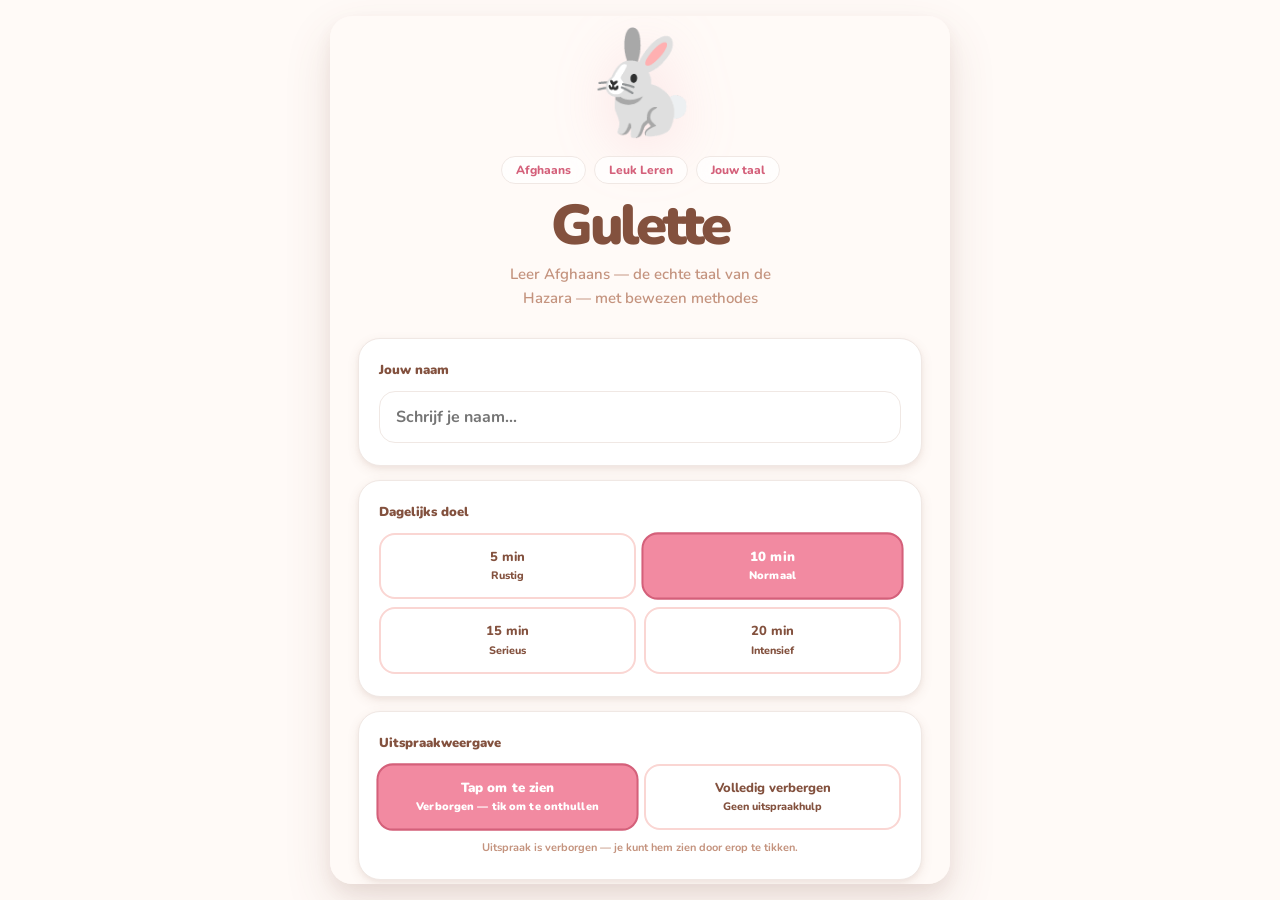
<file: index.html>
<!DOCTYPE html>
<html lang="nl">
<head>
<meta charset="UTF-8">
<meta name="viewport" content="width=device-width, initial-scale=1.0, maximum-scale=1.0, user-scalable=no">
<meta name="mobile-web-app-capable" content="yes">
<meta name="apple-mobile-web-app-capable" content="yes">
<meta name="apple-mobile-web-app-status-bar-style" content="default">
<link rel="icon" href="data:image/svg+xml,<svg xmlns='http://www.w3.org/2000/svg' viewBox='0 0 100 100'><text y='.9em' font-size='90'>🐇</text></svg>">
<link rel="manifest" href="manifest.json">
<meta name="theme-color" content="#FDEEF1">
<title>Gulette</title>
<link href="https://fonts.googleapis.com/css2?family=Nunito:wght@400;600;700;800;900&family=Noto+Naskh+Arabic:wght@400;500;600;700&display=swap" rel="stylesheet">
<link rel="stylesheet" href="css/style.css">
</head>
<body>
<div id="app">

<!-- CONFETTI & TOAST & OFFLINE -->
<div id="cfwrap"></div>
<div id="toast"></div>
<div id="offline-bar" style="display:none;position:fixed;top:12px;left:50%;transform:translateX(-50%);background:var(--ink);color:#fff;font-size:12px;font-weight:800;text-align:center;padding:8px 20px;z-index:999;border-radius:50px;box-shadow:var(--sh-m)">📡 Offline — je kunt verder leren</div>

<!-- ═══════════════════ ONBOARDING ═══════════════════ -->
<div id="screen-onboarding" class="screen">
  <div class="ob-mascot">🐇</div>
  <div class="ob-pills">
    <div class="ob-pill">Afghaans</div>
    <div class="ob-pill">Leuk Leren</div>
    <div class="ob-pill">Jouw taal</div>
  </div>
  <div class="ob-title">Gulette</div>
  <div class="ob-tagline">Leer Afghaans — de echte taal van de Hazara — met bewezen methodes</div>
  <div class="ob-card">
    <div class="ob-label">Jouw naam</div>
    <input class="name-inp" id="name-inp" type="text" placeholder="Schrijf je naam..." oninput="chkName()" maxlength="24">
  </div>
  <div class="ob-card">
    <div class="ob-label">Dagelijks doel</div>
    <div class="goal-grid">
      <button class="goal-opt" onclick="selGoal(this,5)">5 min<br><small>Rustig</small></button>
      <button class="goal-opt sel" onclick="selGoal(this,10)">10 min<br><small>Normaal</small></button>
      <button class="goal-opt" onclick="selGoal(this,15)">15 min<br><small>Serieus</small></button>
      <button class="goal-opt" onclick="selGoal(this,20)">20 min<br><small>Intensief</small></button>
    </div>
  </div>
  <div class="ob-card">
    <div class="ob-label">Uitspraakweergave</div>
    <div class="goal-grid">
      <button class="goal-opt sel" id="ob-mode-tap" onclick="selLearnMode(this,'tap')">Tap om te zien<br><small>Verborgen — tik om te onthullen</small></button>
      <button class="goal-opt" id="ob-mode-hide" onclick="selLearnMode(this,'hide')">Volledig verbergen<br><small>Geen uitspraakhulp</small></button>
    </div>
    <div class="ob-mode-hint" id="ob-mode-hint">Uitspraak is verborgen — je kunt hem zien door erop te tikken.</div>
  </div>
  <button class="btn-start" id="btn-start" disabled onclick="startApp()">Begin met leren</button>
</div>

<!-- ═══════════════════ HOME ═══════════════════ -->
<div id="screen-home" class="screen">
  <div class="hdr">
    <div class="hdr-top">
      <div>
        <div class="hdr-greet">Welkom terug</div>
        <div class="hdr-name" id="hdr-name">Naam</div>
      </div>
      <div class="hdr-chips">
        <div class="chip">🔥 <span id="chip-streak">0</span></div>
        <div class="chip">⭐ <span id="chip-xp">0</span></div>
      </div>
    </div>
    <div class="xp-bar-wrap">
      <div class="xp-track"><div class="xp-fill" id="xp-fill" style="width:0%"></div></div>
      <div class="xp-meta"><span id="xp-l">0 XP</span><span id="xp-r">Level 1</span></div>
    </div>
    <div class="week-row">
      <div class="week-dots" id="week-dots"></div>
      <div class="week-lbl" id="sc-sub">0 van 7</div>
    </div>
  </div>

  <div class="review-hero" id="review-hero" onclick="startDailyReview()">
    <div class="rh-deco">🐇</div>
    <div class="rh-count" id="rh-count">0</div>
    <div class="rh-label" id="rh-label">woorden klaar</div>
    <div class="rh-sub" id="rh-sub">Dagelijkse herhaling</div>
    <div class="rh-btn" id="rh-btn">Begin herhaling →</div>
  </div>

  <div id="test-banner"></div>

  <div class="home-section-title">Lessen</div>
  <div class="lessons-section" id="chapters-wrap"></div>
</div>

<!-- ═══════════════════ LESSON ═══════════════════ -->
<div id="screen-lesson" class="screen" style="padding-bottom:0">
  <div class="l-topbar">
    <button class="btn-x" onclick="leaveLesson()">✕</button>
    <div class="l-prog-track"><div class="l-prog-fill" id="l-prog" style="width:0%"></div></div>
    <div style="display:flex;align-items:center;gap:6px">
    <button class="btn-grammar" id="btn-grammar" style="display:none" onclick="showGrammarHint()">?</button>
  </div>
  </div>
  <div class="combo-indicator" id="combo-indicator"></div>
  <div class="l-body" id="l-body"></div>
  <div class="fb-bar hide" id="fb-bar">
    <div class="fb-ico" id="fb-ico">🐇</div>
    <div class="fb-bd">
      <div class="fb-ttl" id="fb-ttl"></div>
      <div class="fb-sub" id="fb-sub"></div>
      <span class="fb-hz" id="fb-hz"></span>
    </div>
    <button class="btn-cont" onclick="nextEx()">Verder →</button>
  </div>
</div>

<!-- ═══════════════════ RESULT ═══════════════════ -->
<div id="screen-result" class="screen">
  <div class="res-mas">🐇</div>
  <div class="res-ttl">Geweldig!</div>
  <div class="res-sub" id="res-sub">Les voltooid!</div>
  <div class="res-stats">
    <div class="rs"><div class="rs-n" id="r-xp">+0</div><div class="rs-l">XP</div></div>
    <div class="rs"><div class="rs-n" id="r-acc">0/0</div><div class="rs-l">Correct</div></div>
    <div class="rs"><div class="rs-n" id="r-str">🔥0</div><div class="rs-l">Streak</div></div>
  </div>
  <div id="res-next-batch" style="font-size:13px;font-weight:800;color:var(--rose-d);background:var(--rose-xl);border-radius:12px;padding:10px 16px;margin:0 0 12px;text-align:center"></div>
  <div id="res-wrong-section" class="res-wrong-section" style="display:none">
    <div class="res-wrong-title">Fout gegaan</div>
    <div id="res-wrong-list" class="res-wrong-list"></div>
    <button class="btn-home" style="background:linear-gradient(145deg,#8AAF7A,#5A9A5A);margin-bottom:10px" onclick="retryLessonWrong()">Oefen deze woorden opnieuw</button>
  </div>
  <button class="btn-home" id="res-home-btn" onclick="goHome()">Terug naar huis</button>
  <button class="btn-home" style="background:var(--mint);margin-top:10px;margin-bottom:calc(40px + env(safe-area-inset-bottom,0px))" onclick="shareProgress()">Deel je voortgang</button>
</div>

<!-- ═══════════════════ VOCAB ═══════════════════ -->
<div id="screen-review" class="screen">
  <div class="rev-hdr">
    <div class="rev-hdr-top">
      <div>
        <h2>Mijn woorden</h2>
        <p id="rev-sub">0 woorden geleerd</p>
      </div>
      <button class="btn-quiz" onclick="startQuickTest()">Test</button>
    </div>
    <div id="drill-cards" class="drill-cards"></div>
    <div class="search-wrap">
      <span class="search-ico">🔍</span>
      <input class="search-inp" id="vocab-search" type="text" placeholder="Zoek woord of vertaling..." oninput="renderVocabDebounced()">
    </div>
    <div class="filter-row">
      <button class="fc on" onclick="filterW('all',this)">Alle</button>
      <button class="fc" onclick="filterW('due',this)">Review nu</button>
      <button class="fc" onclick="filterW('learning',this)">Leren</button>
      <button class="fc" onclick="filterW('mastered',this)">Beheerst</button>
      <button class="fc" onclick="filterW('fouten',this)">Fouten</button>
      <button class="fc" onclick="filterW('pinned',this)">Gemarkeerd</button>
      <button class="fc fc-bj" onclick="filterW('bijles',this)">📝 Bijles</button>
    </div>
  </div>
  <div class="w-list" id="w-list"></div>
</div>

<!-- ═══════════════════ PROFILE ═══════════════════ -->
<div id="screen-profile" class="screen">
  <div class="prof-hdr">
    <div class="prof-av">🐇</div>
    <div class="prof-name" id="p-name">Naam</div>
    <div class="prof-lvl" id="p-lvl">Level 1</div>
  </div>
  <div class="stats-grid">
    <div class="stat-card"><div class="stat-n" id="p-xp">0</div><div class="stat-l">⭐ XP</div></div>
    <div class="stat-card"><div class="stat-n" id="p-str">0</div><div class="stat-l">🔥 Streak</div></div>
    <div class="stat-card"><div class="stat-n" id="p-wds">0</div><div class="stat-l">Woorden</div></div>
    <div class="stat-card"><div class="stat-n" id="p-les">0</div><div class="stat-l">✅ Lessen</div></div>
  </div>
  <div class="xp-graph-sec">
    <div class="achvs-title">XP deze week</div>
    <div id="xp-graph"></div>
  </div>
  <div class="achvs-sec">
    <div class="achvs-title">Instellingen</div>
    <div style="display:flex;gap:8px;margin-bottom:10px">
      <button id="darkmode-btn" onclick="toggleDarkMode()" class="prof-btn prof-btn-blue" style="flex:1">
        🌙 Dark mode: UIT
      </button>
    </div>
    <div style="font-size:12px;font-weight:800;color:var(--ink-m);margin-bottom:6px">Uitspraak</div>
    <div style="display:flex;gap:8px;margin-bottom:10px">
      <button id="roman-btn-tap" onclick="setRomanMode('tap')" class="prof-roman-btn" style="flex:1">
        Tap om te zien
      </button>
      <button id="roman-btn-hide" onclick="setRomanMode('hide')" class="prof-roman-btn" style="flex:1">
        Volledig verborgen
      </button>
    </div>
    <div style="display:flex;gap:8px;margin-bottom:10px">
      <button id="sound-btn" onclick="toggleSound()" class="prof-btn prof-btn-blue" style="flex:1">
        🔊 Geluid: AAN
      </button>
      <button onclick="testAudio()" style="border:none;border-radius:var(--r-sm);padding:14px 16px;font-size:14px;font-weight:900;font-family:'Nunito',sans-serif;cursor:pointer;background:var(--white);color:var(--ink-m);box-shadow:var(--sh);border:1px solid var(--ink-xl)" title="Test uitspraak">
        🧪
      </button>
    </div>
    <div id="voice-row" class="fs-row" style="display:none;margin-bottom:10px">
      <span class="fs-row-lbl">Stem</span>
      <select id="voice-sel" onchange="setFaVoice(this.value)" style="flex:1;max-width:62%;border:1px solid var(--ink-xl);border-radius:var(--r-xs);padding:8px;font-family:'Nunito',sans-serif;font-weight:800;color:var(--ink);background:var(--white)"></select>
    </div>
    <button id="listen-skip-btn" onclick="toggleSkipListening()" class="prof-btn prof-btn-blue" style="margin-bottom:4px">
      Luisteroefeningen: AAN
    </button>
    <div style="font-size:11.5px;font-weight:700;color:var(--ink-l);margin-bottom:10px;line-height:1.5">Geen Afghaanse stem op dit apparaat? Schakel uit — je krijgt dan een leesoefening in plaats van een luisteroefening.</div>
    <div class="fs-row">
      <div class="fs-row-lbl">Lettergrootte</div>
      <button class="fs-btn" style="font-size:12px" onclick="setFontSize('small')">A</button>
      <button class="fs-btn" style="font-size:15px" onclick="setFontSize('normal')">A</button>
      <button class="fs-btn" style="font-size:19px" onclick="setFontSize('large')">A</button>
    </div>
    <div class="achvs-title" style="margin-top:6px">Woordbeheersing</div>
    <div id="mastery-distrib" style="background:var(--white);border-radius:var(--r-sm);padding:16px;box-shadow:var(--sh);margin-bottom:20px"></div>
    <div class="achvs-title" style="margin-top:6px">Voortgang per hoofdstuk</div>
    <div id="ch-progress-list" style="background:var(--white);border-radius:var(--r-sm);padding:16px;box-shadow:var(--sh);margin-bottom:20px"></div>
    <div class="achvs-title">Opslaan</div>
    <div style="display:flex;gap:10px;margin-bottom:10px">
      <button onclick="exportData()" class="prof-btn prof-btn-green" style="flex:1">
        Exporteer
      </button>
      <button onclick="document.getElementById('import-inp').click()" class="prof-btn prof-btn-blue" style="flex:1">
        Importeer
      </button>
      <input type="file" id="import-inp" accept=".json" style="display:none" onchange="importData(event)">
    </div>
    <button id="notif-btn" onclick="toggleNotifications()" class="prof-btn prof-btn-blue" style="margin-bottom:10px">
        Dagelijkse herinnering inschakelen
      </button>
    <button onclick="resetData()" class="prof-btn prof-btn-red" style="font-size:15px;margin-bottom:20px">
      Reset alle voortgang
    </button>
    <div id="app-version" style="text-align:center;color:var(--ink-l);font-size:11px;margin-top:16px;padding-bottom:8px"></div>
  </div>
</div>

<!-- ═══════════════════ BIJLES ═══════════════════ -->
<div id="screen-bijles" class="screen">
  <div class="gram-hdr">
    <div class="gram-hdr-top">
      <div>
        <h2 style="font-size:22px;font-weight:900;color:var(--ink)">Bijles</h2>
        <p id="bj-sub" style="font-size:12px;font-weight:600;color:var(--ink-m);margin-top:3px">Alles wat je op bijles leert</p>
      </div>
    </div>
  </div>
  <div id="bj-content" style="padding:0 16px 20px"></div>
</div>

<!-- ═══════════════════ WERKWOORDEN ═══════════════════ -->
<div id="screen-verbs" class="screen">
  <div class="gram-hdr">
    <div class="gram-hdr-top">
      <div>
        <h2 style="font-size:22px;font-weight:900;color:var(--ink)">Werkwoorden</h2>
        <p id="ww-sub" style="font-size:12px;font-weight:600;color:var(--ink-m);margin-top:3px">Welk werkwoord gebruik je?</p>
      </div>
    </div>
  </div>
  <div id="ww-content" style="padding:0 16px 20px"></div>
</div>

<!-- ═══════════════════ GRAMMAR LIBRARY ═══════════════════ -->
<div id="screen-grammar" class="screen">
  <div class="gram-hdr">
    <div class="gram-hdr-top">
      <div>
        <h2 style="font-size:22px;font-weight:900;color:var(--ink)">Grammatica</h2>
        <p id="gram-sub" style="font-size:12px;font-weight:600;color:var(--ink-m);margin-top:3px">Alle taalregels</p>
      </div>
      <button class="gram-verb-btn" onclick="openVerbDrill()">Vervoegen</button>
    </div>
  </div>
  <div id="grammar-library-list" style="padding:0 14px 16px"></div>
</div>

<!-- ═══════════════════ GRAMMAR LESSON ═══════════════════ -->
<div id="screen-grammar-lesson" class="screen" style="padding-bottom:0">
  <div class="gl-topbar">
    <button class="btn-x" onclick="leaveGrammarLesson()">✕</button>
    <div class="gl-prog-track"><div class="gl-prog-fill" id="gl-prog" style="width:0%"></div></div>
    <div class="gl-counter" id="gl-counter">Stap 1 van 1</div>
  </div>
  <div class="gl-body" id="gl-body"></div>
</div>

<!-- ═══════════════════ NAV ═══════════════════ -->
<div class="bnav" id="bnav" style="display:none">
  <button class="nb on" onclick="navTo('home',this)"><div class="ni">🏠</div><div class="nl">Thuis</div></button>
  <button class="nb" onclick="navTo('review',this)"><div class="ni">📚</div><div class="nl">Woorden</div></button>
  <button class="nb" onclick="bjTabTap(this)"><div class="ni">📝</div><div class="nl">Bijles</div></button>
  <button class="nb" onclick="navTo('verbs',this)"><div class="ni">🔤</div><div class="nl">Werkwoord</div></button>
  <button class="nb" onclick="navTo('grammar',this)"><div class="ni">📕</div><div class="nl">Grammatica</div></button>
  <button class="nb" onclick="navTo('profile',this)"><div class="ni">👤</div><div class="nl">Profiel</div></button>
</div>

</div>

<!-- ═══════════════════ OVERHORING ═══════════════════ -->
<div class="ovh-overlay" id="ovh-overlay">
  <div class="ovh-topbar">
    <button class="btn-x" onclick="closeOvhoring()">✕</button>
    <div class="qt-prog-track"><div class="qt-prog-fill" id="ovh-prog" style="width:0%"></div></div>
    <div class="ovh-counter" id="ovh-counter"></div>
  </div>
  <div class="ovh-setup" id="ovh-setup">
    <div class="ovh-setup-ico">📝</div>
    <div class="ovh-setup-ttl">Overhoring</div>
    <div class="ovh-setup-sub" id="ovh-total-lbl">0 woorden beschikbaar</div>
    <div class="ovh-timer-row">
      <span class="ovh-timer-lbl">⏱ Timer (10s per vraag)</span>
      <button class="ovh-timer-toggle" id="ovh-timer-toggle" onclick="toggleOvhTimer(this)">Uit</button>
    </div>
    <div class="ovh-sizes">
      <button class="ovh-size-btn" data-n="10" data-sub="Snel" onclick="startOvhoring(10)">
        <div class="ovh-size-n">10</div>
        <div class="ovh-size-lbl">vragen</div>
        <div class="ovh-size-sub">Snel</div>
      </button>
      <button class="ovh-size-btn" data-n="20" data-sub="Normaal" onclick="startOvhoring(20)">
        <div class="ovh-size-n">20</div>
        <div class="ovh-size-lbl">vragen</div>
        <div class="ovh-size-sub">Normaal</div>
      </button>
      <button class="ovh-size-btn" data-n="9999" data-sub="Alles" onclick="startOvhoring(9999)">
        <div class="ovh-size-n">Alle</div>
        <div class="ovh-size-lbl">woorden</div>
        <div class="ovh-size-sub">Alles</div>
      </button>
    </div>
  </div>
  <div class="ovh-quiz" id="ovh-quiz" style="display:none">
    <div class="ovh-body" id="ovh-body"></div>
  </div>
</div>

<!-- ═══════════════════ NIVEAUTOETS ═══════════════════ -->
<div class="ovh-overlay" id="test-overlay">
  <div class="ovh-topbar">
    <button class="btn-x" onclick="closeTest()">✕</button>
    <div class="qt-prog-track"><div class="qt-prog-fill" id="test-prog" style="width:0%"></div></div>
    <div style="display:flex;align-items:center;gap:8px">
      <div class="ovh-timer" id="test-timer" style="font-size:16px;margin:0;display:inline">--:--</div>
      <div class="ovh-counter" id="test-counter"></div>
    </div>
  </div>
  <div class="ovh-setup" id="test-setup"></div>
  <div class="ovh-quiz" id="test-quiz" style="display:none">
    <div class="ovh-body" id="test-body"></div>
  </div>
</div>

<!-- ═══════════════════ QUICK TEST ═══════════════════ -->
<div class="qt-overlay" id="qt-overlay">
  <div class="qt-inner">
    <div class="qt-topbar">
      <button class="btn-x" onclick="closeQuickTest()">✕</button>
      <div class="qt-prog-track"><div class="qt-prog-fill" id="qt-prog" style="width:0%"></div></div>
      <div style="width:38px"></div>
    </div>
    <div class="qt-body" id="qt-body"></div>
  </div>
</div>

<!-- Scripts: data → audio → state → ui → lesson → app (boot) -->
<script defer src="js/data.js"></script>
<script defer src="js/audio.js"></script>
<script defer src="js/state.js"></script>
<script defer src="js/ui.js"></script>
<script defer src="js/lesson.js"></script>
<script defer src="js/quiz.js"></script>
<script defer src="js/test.js"></script>
<script defer src="js/grammarlesson.js"></script>
<script defer src="js/bijlesdata.js"></script>
<script defer src="js/bijles.js"></script>
<script defer src="js/werkwoorden.js"></script>
<script defer src="js/app.js"></script>
</body>
</html>
</file>
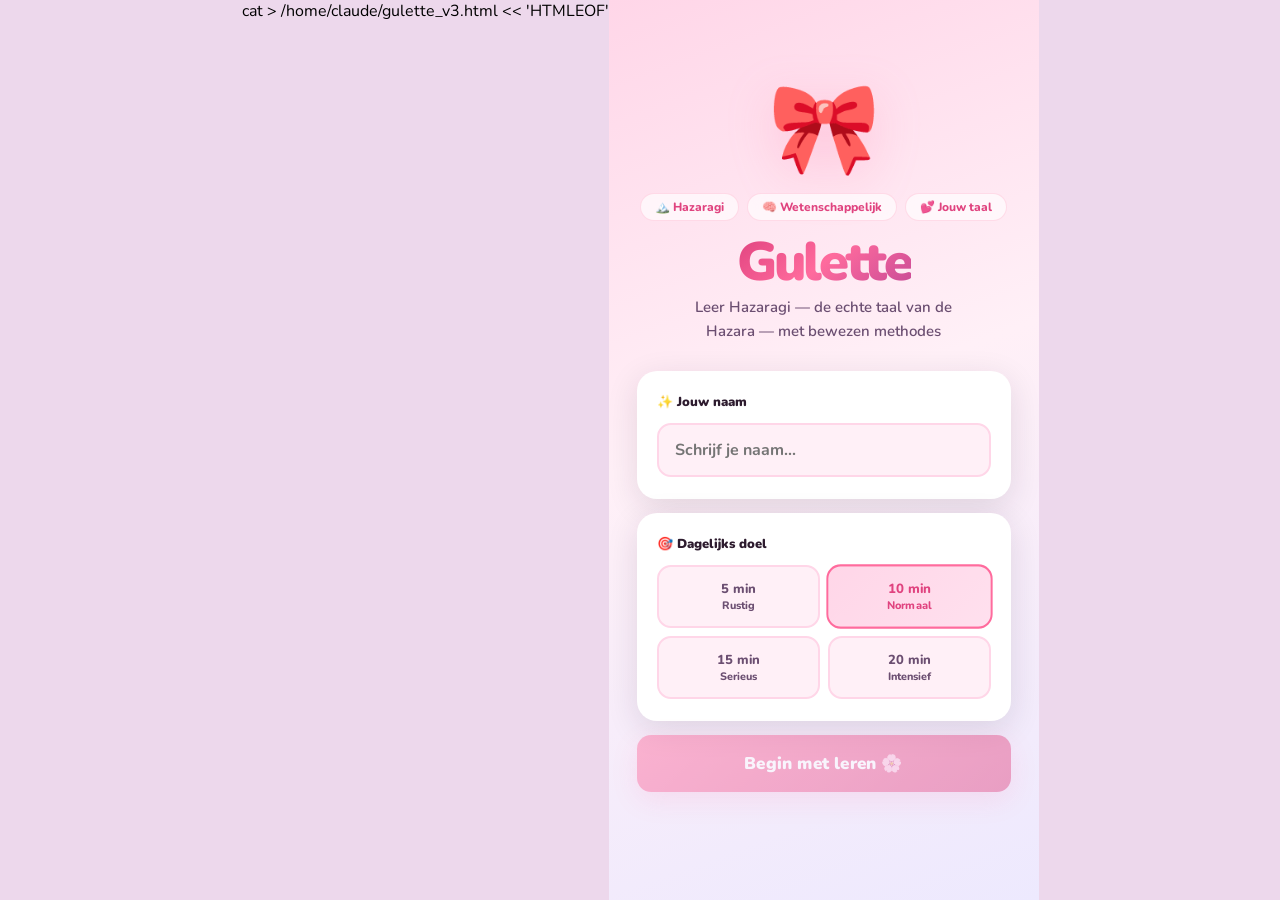
<file: gulette.html>
cat > /home/claude/gulette_v3.html << 'HTMLEOF'
<!DOCTYPE html>
<html lang="nl">
<head>
<meta charset="UTF-8">
<meta name="viewport" content="width=device-width, initial-scale=1.0, maximum-scale=1.0, user-scalable=no">
<meta name="apple-mobile-web-app-capable" content="yes">
<meta name="apple-mobile-web-app-status-bar-style" content="default">
<title>Gulette 🎀</title>
<link href="https://fonts.googleapis.com/css2?family=Nunito:wght@400;600;700;800;900&family=Noto+Naskh+Arabic:wght@400;500;600;700&display=swap" rel="stylesheet">
<style>
:root{
  --rose:#FF6B9D;--rose-d:#E0437F;--rose-l:#FFD6E8;--rose-xl:#FFF0F7;
  --peach:#FF8C61;--gold:#FFBE3D;--gold-d:#E5A020;--gold-l:#FFF5D6;
  --mint:#2ECC9A;--mint-l:#D0F5EA;--sky:#5BB8FF;--sky-l:#D6EEFF;
  --lav:#A78BFA;--lav-l:#EDE9FE;
  --cream:#FFFAF7;--white:#FFFFFF;
  --ink:#2D1B2E;--ink-m:#6B4E71;--ink-l:#B09AB8;--ink-xl:#E8D8F0;
  --r:20px;--r-sm:14px;--r-xs:10px;
  --sh:0 4px 20px rgba(45,27,46,.08);
  --sh-m:0 8px 32px rgba(45,27,46,.12);
  --sh-rose:0 8px 28px rgba(255,107,157,.3);
}
*{box-sizing:border-box;margin:0;padding:0;-webkit-tap-highlight-color:transparent;-webkit-touch-callout:none}
html,body{height:100%;overscroll-behavior:none}
body{font-family:'Nunito',sans-serif;background:#EDD8EC;display:flex;justify-content:center;align-items:flex-start;min-height:100%}
#app{width:100%;max-width:430px;min-height:100vh;min-height:-webkit-fill-available;background:var(--cream);position:relative;overflow:hidden;display:flex;flex-direction:column}

/* SCREENS */
.screen{display:none;flex-direction:column;flex:1;min-height:100vh;padding-bottom:80px;animation:fadeUp .28s cubic-bezier(.4,0,.2,1)}
.screen.active{display:flex}
@keyframes fadeUp{from{opacity:0;transform:translateY(12px)}to{opacity:1;transform:translateY(0)}}

/* ── ONBOARDING ── */
#screen-onboarding{
  background:linear-gradient(160deg,#FFD6E8 0%,#FFF0F7 45%,#EDE9FE 100%);
  align-items:center;justify-content:center;text-align:center;
  padding:env(safe-area-inset-top,44px) 28px 40px;padding-bottom:40px!important;
  gap:0;
}
.ob-mascot{font-size:90px;animation:bob 3s ease-in-out infinite;filter:drop-shadow(0 12px 24px rgba(255,107,157,.22));margin-bottom:2px}
@keyframes bob{0%,100%{transform:translateY(0) rotate(-2deg)}50%{transform:translateY(-14px) rotate(2deg)}}
.ob-pills{display:flex;gap:8px;margin-bottom:14px;flex-wrap:wrap;justify-content:center}
.ob-pill{background:rgba(255,255,255,.65);backdrop-filter:blur(10px);border-radius:50px;padding:5px 14px;font-size:12px;font-weight:800;color:var(--rose-d);border:1.5px solid rgba(255,107,157,.2)}
.ob-title{font-size:54px;font-weight:900;letter-spacing:-3px;background:linear-gradient(140deg,#E0437F,#FF6B9D,#C84B97);-webkit-background-clip:text;-webkit-text-fill-color:transparent;background-clip:text;margin-bottom:6px;line-height:1}
.ob-tagline{font-size:15px;color:var(--ink-m);font-weight:600;line-height:1.6;margin-bottom:28px;max-width:270px}
.ob-card{background:var(--white);border-radius:var(--r);padding:22px 20px;width:100%;box-shadow:var(--sh-m);margin-bottom:14px;text-align:left}
.ob-label{font-size:13px;font-weight:900;color:var(--ink);margin-bottom:12px;display:flex;align-items:center;gap:7px}
.name-inp{width:100%;border:2.5px solid var(--rose-l);border-radius:var(--r-sm);padding:14px 16px;font-size:16px;font-family:'Nunito',sans-serif;color:var(--ink);background:var(--rose-xl);outline:none;transition:all .2s;font-weight:700}
.name-inp:focus{border-color:var(--rose);background:#fff;box-shadow:0 0 0 4px rgba(255,107,157,.1)}
.goal-grid{display:grid;grid-template-columns:1fr 1fr;gap:8px}
.goal-opt{background:var(--rose-xl);border:2.5px solid var(--rose-l);border-radius:var(--r-sm);padding:13px 10px;font-family:'Nunito',sans-serif;font-size:13px;font-weight:800;color:var(--ink-m);cursor:pointer;transition:all .18s;text-align:center;line-height:1.4}
.goal-opt.sel,.goal-opt:hover{background:linear-gradient(135deg,var(--rose-l),#FFE0EE);border-color:var(--rose);color:var(--rose-d);transform:scale(1.02)}
.btn-start{width:100%;background:linear-gradient(135deg,var(--rose),var(--rose-d));color:#fff;border:none;border-radius:var(--r-sm);padding:17px;font-size:17px;font-weight:900;font-family:'Nunito',sans-serif;cursor:pointer;box-shadow:var(--sh-rose);transition:all .2s;letter-spacing:.2px}
.btn-start:not(:disabled):hover{transform:translateY(-2px);box-shadow:0 14px 36px rgba(255,107,157,.42)}
.btn-start:active{transform:scale(.98)}
.btn-start:disabled{opacity:.45;cursor:not-allowed}

/* ── BOTTOM NAV ── */
.bnav{position:fixed;bottom:0;left:50%;transform:translateX(-50%);width:100%;max-width:430px;background:rgba(255,255,255,.95);backdrop-filter:blur(16px);-webkit-backdrop-filter:blur(16px);border-top:1px solid var(--rose-xl);display:flex;padding:10px 0;padding-bottom:max(10px,env(safe-area-inset-bottom));z-index:200;box-shadow:0 -4px 24px rgba(45,27,46,.06)}
.nb{flex:1;display:flex;flex-direction:column;align-items:center;gap:3px;cursor:pointer;padding:4px 0;background:none;border:none;font-family:'Nunito',sans-serif;transition:all .18s}
.nb .ni{font-size:22px;transition:transform .2s}
.nb .nl{font-size:10.5px;font-weight:800;color:var(--ink-l);transition:color .2s;letter-spacing:.2px}
.nb.on .nl{color:var(--rose)}
.nb.on .ni{transform:scale(1.2) translateY(-1px)}

/* ── HOME ── */
#screen-home{background:var(--cream)}
.hdr{padding:max(52px,env(safe-area-inset-top,52px)) 20px 22px;background:linear-gradient(155deg,#FFD6E8 0%,#FFE8F3 55%,#EDE9FE 100%);position:relative;overflow:hidden}
.hdr::after{content:'';position:absolute;right:-40px;top:-40px;width:180px;height:180px;background:radial-gradient(circle,rgba(255,255,255,.5),transparent 65%);border-radius:50%;pointer-events:none}
.hdr-top{display:flex;justify-content:space-between;align-items:flex-start;margin-bottom:16px}
.hdr-greet{font-size:11.5px;color:var(--ink-m);font-weight:800;text-transform:uppercase;letter-spacing:.8px;margin-bottom:3px}
.hdr-name{font-size:23px;font-weight:900;color:var(--ink)}
.hdr-name em{color:var(--rose-d);font-style:normal}
.hdr-chips{display:flex;gap:7px}
.chip{background:rgba(255,255,255,.75);backdrop-filter:blur(8px);border-radius:50px;padding:7px 12px;font-size:13px;font-weight:800;color:var(--ink);display:flex;align-items:center;gap:5px;box-shadow:0 2px 10px rgba(0,0,0,.06)}
.xp-bar-wrap{margin-top:2px}
.xp-track{height:9px;background:rgba(255,255,255,.45);border-radius:50px;overflow:hidden;margin-bottom:5px}
.xp-fill{height:100%;background:linear-gradient(90deg,var(--rose),#FF2D8A);border-radius:50px;transition:width .8s cubic-bezier(.34,1.56,.64,1)}
.xp-meta{display:flex;justify-content:space-between;font-size:11.5px;font-weight:800;color:var(--ink-m)}

/* Week streak graph */
.streak-card{margin:18px 18px 0;background:var(--white);border-radius:var(--r);padding:18px 18px 14px;box-shadow:var(--sh)}
.sc-hdr{display:flex;justify-content:space-between;align-items:center;margin-bottom:14px}
.sc-title{font-size:15px;font-weight:900;color:var(--ink)}
.sc-sub{font-size:12px;font-weight:700;color:var(--ink-l)}
.week-bars{display:flex;gap:6px;align-items:flex-end;height:56px}
.day-bar-wrap{flex:1;display:flex;flex-direction:column;align-items:center;gap:5px;height:100%}
.day-bar-bg{flex:1;width:100%;background:var(--rose-xl);border-radius:6px;overflow:hidden;position:relative}
.day-bar-fill{position:absolute;bottom:0;width:100%;border-radius:6px;transition:height .6s cubic-bezier(.34,1.56,.64,1)}
.day-lbl{font-size:9.5px;font-weight:800;color:var(--ink-l)}
.day-lbl.today{color:var(--rose)}

/* Progress section */
.prog-section{padding:18px 18px 0}
.sec-row{display:flex;justify-content:space-between;align-items:center;margin-bottom:14px}
.sec-title{font-size:17px;font-weight:900;color:var(--ink)}
.sec-link{font-size:12px;font-weight:800;color:var(--rose);cursor:pointer}

/* Chapter progress bars */
.ch-prog-list{display:flex;flex-direction:column;gap:10px;margin-bottom:20px}
.ch-prog-item{background:var(--white);border-radius:var(--r-sm);padding:14px 16px;box-shadow:var(--sh);display:flex;align-items:center;gap:12px}
.ch-prog-icon{font-size:26px;flex-shrink:0}
.ch-prog-info{flex:1;min-width:0}
.ch-prog-name{font-size:13px;font-weight:800;color:var(--ink);margin-bottom:5px;white-space:nowrap;overflow:hidden;text-overflow:ellipsis}
.ch-prog-track{height:7px;background:var(--ink-xl);border-radius:50px;overflow:hidden}
.ch-prog-fill{height:100%;border-radius:50px;transition:width .7s cubic-bezier(.34,1.56,.64,1)}
.ch-prog-pct{font-size:12px;font-weight:900;flex-shrink:0;min-width:32px;text-align:right}

/* Daily review banner */
.rev-banner{margin:0 18px 18px;background:linear-gradient(135deg,var(--rose),var(--rose-d));border-radius:var(--r);padding:16px 18px;display:flex;align-items:center;gap:12px;box-shadow:var(--sh-rose);cursor:pointer;transition:all .2s;position:relative;overflow:hidden}
.rev-banner::before{content:'';position:absolute;right:-15px;top:-15px;width:90px;height:90px;background:rgba(255,255,255,.1);border-radius:50%;pointer-events:none}
.rev-banner:active{transform:scale(.98)}
.rb-ico{font-size:38px;flex-shrink:0}
.rb-txt h3{color:#fff;font-size:15px;font-weight:900}
.rb-txt p{color:rgba(255,255,255,.82);font-size:12.5px;font-weight:600;margin-top:2px}
.rb-arr{color:rgba(255,255,255,.8);font-size:20px;font-weight:900;margin-left:auto}

/* Science tip banner */
.sci-banner{margin:0 18px 14px;background:linear-gradient(135deg,var(--lav-l),#F5F0FF);border-radius:var(--r-sm);padding:13px 16px;display:flex;gap:10px;align-items:center;border:1.5px solid var(--lav)}
.sci-ico{font-size:22px;flex-shrink:0}
.sci-txt{font-size:12px;font-weight:700;color:var(--ink-m);line-height:1.45}
.sci-txt strong{color:var(--lav);font-weight:900}

/* Lesson path */
.lessons-section{padding:0 18px}
.ch-block{margin-bottom:28px}
.ch-label{font-size:10.5px;font-weight:900;text-transform:uppercase;letter-spacing:1.3px;color:var(--ink-l);margin-bottom:14px;padding-left:2px}
.l-path{display:flex;flex-direction:column;align-items:center;gap:8px}
.l-row{width:100%;display:flex;align-items:center;justify-content:center;position:relative}
.l-row.lft{justify-content:flex-start;padding-left:24px}
.l-row.rgt{justify-content:flex-end;padding-right:24px}
.l-node{width:80px;height:80px;border-radius:50%;display:flex;flex-direction:column;align-items:center;justify-content:center;cursor:pointer;transition:all .22s cubic-bezier(.34,1.56,.64,1);position:relative;border:4px solid transparent;flex-shrink:0;user-select:none}
.l-node.u{background:linear-gradient(145deg,var(--rose),var(--rose-d));border-color:rgba(255,255,255,.45);box-shadow:0 6px 20px rgba(255,107,157,.38),0 3px 0 rgba(180,40,100,.3)}
.l-node.u:active{transform:scale(.93)}
.l-node.d{background:linear-gradient(145deg,var(--gold),var(--gold-d));border-color:rgba(255,255,255,.5);box-shadow:0 6px 20px rgba(255,190,61,.38),0 3px 0 rgba(180,120,0,.2)}
.l-node.lk{background:var(--rose-xl);border-color:var(--rose-l);cursor:not-allowed;opacity:.55}
.n-ico{font-size:28px;pointer-events:none}
.n-lbl{font-size:8px;font-weight:900;color:#fff;text-align:center;line-height:1.25;margin-top:1px;pointer-events:none;max-width:70px;padding:0 4px}
.l-node.lk .n-lbl{color:var(--ink-l)}
.n-done-badge{position:absolute;top:-2px;right:-2px;width:20px;height:20px;background:var(--white);border-radius:50%;display:flex;align-items:center;justify-content:center;font-size:11px;box-shadow:0 2px 8px rgba(0,0,0,.12)}
.n-tooltip{position:absolute;bottom:calc(100% + 10px);left:50%;transform:translateX(-50%);background:var(--ink);color:#fff;border-radius:10px;padding:7px 12px;font-size:12px;font-weight:700;white-space:nowrap;z-index:20;pointer-events:none;opacity:0;transition:opacity .15s}
.n-tooltip::after{content:'';position:absolute;top:100%;left:50%;transform:translateX(-50%);border:5px solid transparent;border-top-color:var(--ink)}
.l-node:hover .n-tooltip{opacity:1}

/* ── LESSON ── */
#screen-lesson{background:var(--cream)}
.l-topbar{padding:max(52px,env(safe-area-inset-top,52px)) 18px 14px;background:var(--white);display:flex;align-items:center;gap:12px;border-bottom:1.5px solid var(--rose-xl);position:sticky;top:0;z-index:50}
.btn-x{width:38px;height:38px;border-radius:50%;background:var(--rose-xl);border:none;font-size:16px;cursor:pointer;display:flex;align-items:center;justify-content:center;color:var(--ink-m);transition:all .18s;flex-shrink:0;font-weight:900}
.btn-x:hover{background:var(--rose-l);color:var(--rose-d)}
.l-prog-track{flex:1;height:9px;background:var(--rose-xl);border-radius:50px;overflow:hidden}
.l-prog-fill{height:100%;background:linear-gradient(90deg,var(--rose),#FF2D8A);border-radius:50px;transition:width .5s cubic-bezier(.34,1.56,.64,1)}
.hearts{display:flex;gap:2px;font-size:17px;flex-shrink:0}

.l-body{flex:1;padding:22px 18px 150px;display:flex;flex-direction:column;overflow-y:auto;-webkit-overflow-scrolling:touch}

/* Type pill */
.type-pill{display:inline-flex;align-items:center;gap:6px;background:var(--rose-xl);border-radius:50px;padding:6px 14px;font-size:11px;font-weight:900;color:var(--rose);text-transform:uppercase;letter-spacing:.8px;margin-bottom:16px;align-self:flex-start}

/* HZ card — NOTO NASKH ARABIC for clearer script */
.hz-card{background:linear-gradient(145deg,var(--rose-xl),#FFF5FC);border:2px solid var(--rose-l);border-radius:var(--r);padding:24px 20px;text-align:center;margin-bottom:18px}
.hz-script{font-family:'Noto Naskh Arabic',serif;font-size:44px;font-weight:700;color:var(--ink);direction:rtl;line-height:1.6;display:block;margin-bottom:8px;letter-spacing:.5px}
.hz-latin{font-size:16px;font-weight:700;color:var(--rose);font-style:italic;display:block;margin-bottom:5px}
.hz-nl{font-size:14px;font-weight:700;color:var(--ink-m);display:block}

/* Context card (inductief leren) */
.ctx-card{background:linear-gradient(135deg,#EDE9FE,#F5F0FF);border:2px solid var(--lav-l);border-radius:var(--r-sm);padding:16px 18px;margin-bottom:16px}
.ctx-title{font-size:11px;font-weight:900;color:var(--lav);text-transform:uppercase;letter-spacing:.6px;margin-bottom:10px}
.ctx-sentence{font-family:'Noto Naskh Arabic',serif;font-size:22px;font-weight:600;direction:rtl;text-align:right;color:var(--ink);line-height:1.7;margin-bottom:6px}
.ctx-tr{font-size:13px;font-weight:600;color:var(--rose);font-style:italic;margin-bottom:3px}
.ctx-nl{font-size:13px;font-weight:700;color:var(--ink-m)}

/* Pattern tip (inductief) */
.pattern-tip{background:linear-gradient(135deg,var(--mint-l),#E8FFF8);border:2px solid var(--mint);border-radius:var(--r-sm);padding:14px 16px;margin-bottom:16px;display:flex;gap:10px;align-items:flex-start}
.pt-ico{font-size:20px;flex-shrink:0;margin-top:1px}
.pt-body{}
.pt-title{font-size:12px;font-weight:900;color:var(--mint);text-transform:uppercase;letter-spacing:.6px;margin-bottom:4px}
.pt-text{font-size:13px;font-weight:600;color:var(--ink-m);line-height:1.55}
.pt-text strong{color:var(--ink);font-weight:900}

/* Pronunciation tip */
.pronun-tip{background:linear-gradient(135deg,#EDE9FE,#F5F0FF);border:2px solid var(--lav-l);border-radius:var(--r-sm);padding:14px 16px;margin-bottom:16px;display:flex;gap:10px;align-items:flex-start}

/* Choices */
.choices{display:flex;flex-direction:column;gap:9px}
.ch-btn{background:var(--white);border:2.5px solid var(--ink-xl);border-radius:var(--r-sm);padding:15px 16px;font-size:15px;font-weight:700;color:var(--ink);cursor:pointer;transition:all .18s;text-align:left;display:flex;align-items:center;gap:12px;font-family:'Nunito',sans-serif;width:100%}
.ch-btn:hover:not(:disabled){border-color:var(--rose);background:var(--rose-xl);transform:translateX(4px)}
.ch-btn.ok{border-color:#22c55e!important;background:#f0fdf4!important;color:#166534;animation:pop .25s ease}
.ch-btn.ng{border-color:#ef4444!important;background:#fef2f2!important;color:#991b1b;animation:shake .32s ease}
.ch-ltr{width:28px;height:28px;border-radius:8px;background:var(--rose-xl);border:2px solid var(--ink-xl);display:flex;align-items:center;justify-content:center;font-size:11.5px;font-weight:900;color:var(--ink-l);flex-shrink:0;transition:all .18s}
.ch-btn.ok .ch-ltr{background:#dcfce7;border-color:#22c55e;color:#16a34a}
.ch-btn.ng .ch-ltr{background:#fee2e2;border-color:#ef4444;color:#dc2626}
@keyframes pop{0%{transform:scale(1)}50%{transform:scale(1.025)}100%{transform:scale(1)}}
@keyframes shake{0%,100%{transform:translateX(0)}20%{transform:translateX(-7px)}40%{transform:translateX(7px)}60%{transform:translateX(-5px)}80%{transform:translateX(4px)}}

/* Word bank */
.wb-answer{display:flex;flex-wrap:wrap;gap:7px;min-height:54px;border:2.5px solid var(--rose-l);border-radius:var(--r-sm);padding:12px;background:var(--white);margin-bottom:10px;transition:border-color .2s;align-content:flex-start}
.wb-answer.has{border-color:var(--rose)}
.wb-bank{display:flex;flex-wrap:wrap;gap:7px;min-height:54px;border:2px dashed var(--rose-l);border-radius:var(--r-sm);padding:12px;background:var(--rose-xl);align-content:flex-start}
.w-tile{background:var(--white);border:2px solid var(--ink-xl);border-radius:8px;padding:8px 14px;font-size:16px;font-weight:700;color:var(--ink);cursor:pointer;transition:all .16s;font-family:'Noto Naskh Arabic',serif;direction:rtl;user-select:none;touch-action:manipulation;line-height:1.5}
.w-tile:hover,.w-tile:active{border-color:var(--rose);background:var(--rose-xl);transform:scale(1.04)}
.w-tile.placed{opacity:.3;pointer-events:none}
.w-tile.ans{background:var(--rose-xl);border-color:var(--rose);color:var(--rose-d);font-family:'Noto Naskh Arabic',serif}

/* Typing */
.t-inp{width:100%;border:2.5px solid var(--ink-xl);border-radius:var(--r-sm);padding:16px;font-size:32px;direction:rtl;text-align:right;outline:none;background:var(--white);color:var(--ink);font-family:'Noto Naskh Arabic',serif;font-weight:600;transition:all .2s;-webkit-appearance:none;line-height:1.5}
.t-inp:focus{border-color:var(--rose);box-shadow:0 0 0 4px rgba(255,107,157,.1)}
.t-inp.ok{border-color:#22c55e;background:#f0fdf4}
.t-inp.ng{border-color:#ef4444;background:#fef2f2;animation:shake .32s ease}
.t-hint{font-size:13px;font-weight:700;color:var(--ink-m);margin-top:9px;padding:10px 14px;background:var(--lav-l);border-radius:var(--r-xs);display:none}
.t-hint.show{display:block}

/* Check button */
.btn-check{background:linear-gradient(135deg,var(--rose),var(--rose-d));color:#fff;border:none;border-radius:var(--r-sm);padding:17px;font-size:16px;font-weight:900;cursor:pointer;width:100%;box-shadow:var(--sh-rose);transition:all .2s;font-family:'Nunito',sans-serif;margin-top:auto;position:sticky;bottom:24px}
.btn-check:not(:disabled):hover{transform:translateY(-2px);box-shadow:0 12px 32px rgba(255,107,157,.42)}
.btn-check:disabled{background:var(--rose-xl);color:var(--rose);box-shadow:none;cursor:not-allowed}

/* Feedback bar */
.fb-bar{position:fixed;bottom:0;left:50%;transform:translateX(-50%);width:100%;max-width:430px;padding:18px 20px;padding-bottom:max(22px,env(safe-area-inset-bottom));display:flex;align-items:center;gap:14px;z-index:150;border-top-left-radius:22px;border-top-right-radius:22px;animation:slideUp .25s cubic-bezier(.34,1.56,.64,1)}
@keyframes slideUp{from{transform:translateX(-50%) translateY(100%)}to{transform:translateX(-50%) translateY(0)}}
.fb-bar.ok{background:#f0fdf4;border-top:3px solid #22c55e}
.fb-bar.ng{background:#fef2f2;border-top:3px solid #ef4444}
.fb-bar.hide{display:none}
.fb-ico{font-size:28px}
.fb-bd{flex:1}
.fb-ttl{font-size:16px;font-weight:900}
.ok .fb-ttl{color:#166534}
.ng .fb-ttl{color:#991b1b}
.fb-sub{font-size:13px;font-weight:600;color:var(--ink-m);margin-top:3px;line-height:1.4}
.fb-hz{font-family:'Noto Naskh Arabic',serif;font-size:18px;direction:rtl;display:block;margin-top:4px;color:var(--ink)}
.btn-cont{background:linear-gradient(135deg,var(--rose),var(--rose-d));color:#fff;border:none;border-radius:var(--r-sm);padding:13px 18px;font-size:14px;font-weight:900;cursor:pointer;font-family:'Nunito',sans-serif;white-space:nowrap;box-shadow:0 4px 16px rgba(255,107,157,.3);flex-shrink:0}

/* ── RESULT ── */
#screen-result{background:linear-gradient(160deg,#FFD6E8 0%,#FFF0F7 50%,#EDE9FE 100%);align-items:center;justify-content:center;text-align:center;padding:48px 28px;padding-bottom:48px!important}
.res-mas{font-size:82px;animation:bob 2s infinite;margin-bottom:14px}
.res-ttl{font-size:38px;font-weight:900;background:linear-gradient(135deg,var(--rose),#C84B97);-webkit-background-clip:text;-webkit-text-fill-color:transparent;background-clip:text;margin-bottom:5px}
.res-sub{font-size:14px;font-weight:700;color:var(--ink-m);margin-bottom:26px}
.res-stats{display:flex;gap:10px;width:100%;margin-bottom:26px}
.rs{flex:1;background:var(--white);border-radius:var(--r-sm);padding:18px 8px;box-shadow:var(--sh)}
.rs-n{font-size:28px;font-weight:900;color:var(--rose)}
.rs-l{font-size:10.5px;font-weight:800;color:var(--ink-l);margin-top:3px;text-transform:uppercase;letter-spacing:.4px}
.btn-home{width:100%;background:linear-gradient(135deg,var(--rose),var(--rose-d));color:#fff;border:none;border-radius:var(--r-sm);padding:17px;font-size:17px;font-weight:900;font-family:'Nunito',sans-serif;cursor:pointer;box-shadow:var(--sh-rose);transition:all .2s}
.btn-home:hover{transform:translateY(-2px)}

/* ── VOCAB ── */
#screen-review{background:var(--cream)}
.rev-hdr{background:linear-gradient(135deg,#FFD6E8,#FFE8F2);padding:max(52px,env(safe-area-inset-top,52px)) 20px 22px}
.rev-hdr h2{font-size:24px;font-weight:900;color:var(--ink)}
.rev-hdr p{font-size:13px;font-weight:600;color:var(--ink-m);margin-top:4px}
.filter-row{display:flex;gap:7px;padding:14px 18px 8px;overflow-x:auto;-webkit-overflow-scrolling:touch;scrollbar-width:none}
.filter-row::-webkit-scrollbar{display:none}
.fc{background:var(--white);border:2px solid var(--ink-xl);border-radius:50px;padding:8px 16px;font-size:12px;font-weight:800;color:var(--ink-m);cursor:pointer;white-space:nowrap;transition:all .18s;flex-shrink:0;font-family:'Nunito',sans-serif}
.fc.on{background:var(--rose);border-color:var(--rose);color:#fff}
.w-list{padding:4px 18px 20px;display:flex;flex-direction:column;gap:9px}
.wc{background:var(--white);border-radius:var(--r-sm);padding:14px 16px;box-shadow:var(--sh);display:flex;align-items:center;gap:12px;cursor:pointer;transition:all .18s}
.wc:active{transform:scale(.99)}
.wc-hz{font-family:'Noto Naskh Arabic',serif;font-size:32px;font-weight:700;direction:rtl;color:var(--ink);min-width:70px;text-align:right;line-height:1.5}
.wc-info{flex:1;min-width:0}
.wc-tr{font-size:13px;font-weight:700;color:var(--rose);font-style:italic}
.wc-nl{font-size:13px;font-weight:800;color:var(--ink);margin-top:1px}
.wc-next{font-size:11px;font-weight:700;color:var(--ink-l);margin-top:4px}
.m-pips{display:flex;flex-direction:column;gap:4px;align-items:center}
.pip{width:8px;height:8px;border-radius:50%;background:var(--ink-xl);transition:background .3s}
.pip.on{background:var(--rose)}
.pip.green{background:var(--mint)}
.pip.gold{background:var(--gold)}

/* ── PROFILE ── */
#screen-profile{background:var(--cream)}
.prof-hdr{background:linear-gradient(135deg,#EDE9FE,#F5F0FF);padding:max(52px,env(safe-area-inset-top,52px)) 20px 26px;text-align:center}
.prof-av{width:80px;height:80px;background:linear-gradient(135deg,var(--rose),var(--rose-d));border-radius:50%;display:flex;align-items:center;justify-content:center;font-size:42px;margin:0 auto 14px;box-shadow:0 8px 24px rgba(255,107,157,.3)}
.prof-name{font-size:22px;font-weight:900;color:var(--ink)}
.prof-lvl{font-size:13px;font-weight:700;color:var(--lav);margin-top:3px}
.stats-grid{display:grid;grid-template-columns:1fr 1fr;gap:10px;padding:18px;margin-top:-4px}
.stat-card{background:var(--white);border-radius:var(--r-sm);padding:18px 14px;box-shadow:var(--sh);text-align:center}
.stat-n{font-size:30px;font-weight:900;color:var(--rose)}
.stat-l{font-size:11px;font-weight:800;color:var(--ink-l);text-transform:uppercase;letter-spacing:.3px;margin-top:3px}
.achvs-sec{padding:0 18px 24px}
.achvs-title{font-size:17px;font-weight:900;color:var(--ink);margin-bottom:14px}
.ac{display:flex;align-items:center;gap:12px;padding:13px 16px;background:var(--white);border-radius:var(--r-sm);box-shadow:var(--sh);margin-bottom:8px}
.ac-ico{font-size:26px;filter:grayscale(1);opacity:.4;transition:all .3s}
.ac-ico.on{filter:none;opacity:1}
.ac-name{font-size:13px;font-weight:800}
.ac-desc{font-size:11.5px;color:var(--ink-l);font-weight:600;margin-top:1px}
.ac-chk{color:var(--mint);font-size:16px;font-weight:900;margin-left:auto}

/* Modal */
.modal-bg{position:fixed;inset:0;background:rgba(45,27,46,.5);z-index:300;display:flex;align-items:flex-end;justify-content:center;backdrop-filter:blur(4px)}
.modal{background:var(--white);border-radius:26px 26px 0 0;padding:24px 24px 40px;width:100%;max-width:430px;animation:slideUp .3s cubic-bezier(.34,1.56,.64,1)}
.modal-drag{width:40px;height:4px;background:var(--ink-xl);border-radius:50px;margin:0 auto 20px}
.modal-title{font-size:26px;font-weight:900;color:var(--ink);margin-bottom:16px;font-family:'Noto Naskh Arabic',serif;direction:rtl;text-align:right;line-height:1.5}
.pron-row{display:flex;gap:14px;align-items:center;padding:12px 14px;background:var(--rose-xl);border-radius:var(--r-sm);margin-bottom:10px}
.pron-hz{font-family:'Noto Naskh Arabic',serif;font-size:32px;direction:rtl;color:var(--ink);min-width:40px;line-height:1.5}
.pron-info{flex:1}
.pron-latin{font-size:14px;font-weight:700;color:var(--rose);font-style:italic}
.pron-tip{font-size:12.5px;font-weight:600;color:var(--ink-m);margin-top:3px}

/* Toast */
#toast{position:fixed;bottom:100px;left:50%;transform:translateX(-50%) translateY(20px);background:var(--ink);color:#fff;padding:12px 20px;border-radius:50px;font-size:13px;font-weight:800;z-index:999;opacity:0;transition:all .3s;white-space:nowrap;pointer-events:none}
#toast.show{opacity:1;transform:translateX(-50%) translateY(0)}

/* Confetti */
#cfwrap{position:fixed;inset:0;pointer-events:none;z-index:500;overflow:hidden}
.cf{position:absolute;top:-10px;width:10px;height:10px;animation:fall linear forwards}
@keyframes fall{to{top:110vh;transform:rotate(720deg)}}
.sparkle{position:fixed;font-size:24px;pointer-events:none;z-index:600;animation:sparkUp .9s ease-out forwards}
@keyframes sparkUp{to{transform:translateY(-80px) scale(0);opacity:0}}
</style>
</head>
<body>
<div id="app">
<!-- CONFETTI -->
<div id="cfwrap"></div>
<div id="toast"></div>

<!-- ═══════════════════ ONBOARDING ═══════════════════ -->
<div id="screen-onboarding" class="screen">
  <div class="ob-mascot">🎀</div>
  <div class="ob-pills">
    <div class="ob-pill">🏔️ Hazaragi</div>
    <div class="ob-pill">🧠 Wetenschappelijk</div>
    <div class="ob-pill">💕 Jouw taal</div>
  </div>
  <div class="ob-title">Gulette</div>
  <div class="ob-tagline">Leer Hazaragi — de echte taal van de Hazara — met bewezen methodes</div>
  <div class="ob-card">
    <div class="ob-label">✨ Jouw naam</div>
    <input class="name-inp" id="name-inp" type="text" placeholder="Schrijf je naam..." oninput="chkName()" maxlength="24">
  </div>
  <div class="ob-card">
    <div class="ob-label">🎯 Dagelijks doel</div>
    <div class="goal-grid">
      <button class="goal-opt" onclick="selGoal(this,5)">5 min<br><small>Rustig</small></button>
      <button class="goal-opt sel" onclick="selGoal(this,10)">10 min<br><small>Normaal</small></button>
      <button class="goal-opt" onclick="selGoal(this,15)">15 min<br><small>Serieus</small></button>
      <button class="goal-opt" onclick="selGoal(this,20)">20 min<br><small>Intensief</small></button>
    </div>
  </div>
  <button class="btn-start" id="btn-start" disabled onclick="startApp()">Begin met leren 🌸</button>
</div>

<!-- ═══════════════════ HOME ═══════════════════ -->
<div id="screen-home" class="screen">
  <div class="hdr">
    <div class="hdr-top">
      <div>
        <div class="hdr-greet">Salam! Welkom terug</div>
        <div class="hdr-name" id="hdr-name">Naam</div>
      </div>
      <div class="hdr-chips">
        <div class="chip">🔥 <span id="chip-streak">0</span></div>
        <div class="chip">⭐ <span id="chip-xp">0</span></div>
      </div>
    </div>
    <div class="xp-bar-wrap">
      <div class="xp-track"><div class="xp-fill" id="xp-fill" style="width:0%"></div></div>
      <div class="xp-meta"><span id="xp-l">0 XP</span><span id="xp-r">Level 1</span></div>
    </div>
  </div>

  <div class="streak-card">
    <div class="sc-hdr">
      <div class="sc-title">🗓️ Week activiteit</div>
      <div class="sc-sub" id="sc-sub">0 van 7 dagen</div>
    </div>
    <div class="week-bars" id="week-bars"></div>
  </div>

  <div class="prog-section">
    <div class="sec-row"><div class="sec-title">📊 Voortgang</div></div>
    <div class="ch-prog-list" id="ch-prog-list"></div>
  </div>

  <div class="sci-banner">
    <div class="sci-ico">🧠</div>
    <div class="sci-txt" id="sci-tip-txt"><strong>Tip:</strong> Herhaling op het juiste moment verankert woorden in je geheugen!</div>
  </div>

  <div class="rev-banner" onclick="startDailyReview()">
    <div class="rb-ico">🔁</div>
    <div class="rb-txt">
      <h3>Dagelijkse herhaling</h3>
      <p id="rev-count-txt">Laden...</p>
    </div>
    <div class="rb-arr">›</div>
  </div>

  <div class="lessons-section" id="chapters-wrap"></div>
</div>

<!-- ═══════════════════ LESSON ═══════════════════ -->
<div id="screen-lesson" class="screen" style="padding-bottom:0">
  <div class="l-topbar">
    <button class="btn-x" onclick="leaveLesson()">✕</button>
    <div class="l-prog-track"><div class="l-prog-fill" id="l-prog" style="width:0%"></div></div>
    <div class="hearts" id="hearts">❤️❤️❤️</div>
  </div>
  <div class="l-body" id="l-body"></div>
  <div class="fb-bar hide" id="fb-bar">
    <div class="fb-ico" id="fb-ico">🎀</div>
    <div class="fb-bd">
      <div class="fb-ttl" id="fb-ttl"></div>
      <div class="fb-sub" id="fb-sub"></div>
      <span class="fb-hz" id="fb-hz"></span>
    </div>
    <button class="btn-cont" onclick="nextEx()">Verder →</button>
  </div>
</div>

<!-- ═══════════════════ RESULT ═══════════════════ -->
<div id="screen-result" class="screen" style="padding-bottom:48px!important">
  <div class="res-mas">🎀</div>
  <div class="res-ttl">Geweldig!</div>
  <div class="res-sub" id="res-sub">Les voltooid!</div>
  <div class="res-stats">
    <div class="rs"><div class="rs-n" id="r-xp">+0</div><div class="rs-l">XP</div></div>
    <div class="rs"><div class="rs-n" id="r-acc">0/0</div><div class="rs-l">Correct</div></div>
    <div class="rs"><div class="rs-n" id="r-str">🔥0</div><div class="rs-l">Streak</div></div>
  </div>
  <button class="btn-home" onclick="goHome()">Terug naar huis 🌸</button>
</div>

<!-- ═══════════════════ VOCAB ═══════════════════ -->
<div id="screen-review" class="screen">
  <div class="rev-hdr">
    <h2>📚 Mijn woordenlijst</h2>
    <p id="rev-sub">0 woorden geleerd</p>
  </div>
  <div class="filter-row">
    <button class="fc on" onclick="filterW('all',this)">Alle</button>
    <button class="fc" onclick="filterW('new',this)">Nieuw</button>
    <button class="fc" onclick="filterW('learning',this)">Leren</button>
    <button class="fc" onclick="filterW('mastered',this)">Beheerst</button>
    <button class="fc" onclick="filterW('due',this)">Review nu</button>
  </div>
  <div class="w-list" id="w-list"></div>
</div>

<!-- ═══════════════════ PROFILE ═══════════════════ -->
<div id="screen-profile" class="screen">
  <div class="prof-hdr">
    <div class="prof-av">🎀</div>
    <div class="prof-name" id="p-name">Naam</div>
    <div class="prof-lvl" id="p-lvl">Level 1</div>
  </div>
  <div class="stats-grid">
    <div class="stat-card"><div class="stat-n" id="p-xp">0</div><div class="stat-l">⭐ XP</div></div>
    <div class="stat-card"><div class="stat-n" id="p-str">0</div><div class="stat-l">🔥 Streak</div></div>
    <div class="stat-card"><div class="stat-n" id="p-wds">0</div><div class="stat-l">📖 Woorden</div></div>
    <div class="stat-card"><div class="stat-n" id="p-les">0</div><div class="stat-l">✅ Lessen</div></div>
  </div>
  <div class="achvs-sec">
    <div class="achvs-title">🏆 Prestaties</div>
    <div id="a-list"></div>
  </div>
</div>

<!-- ═══════════════════ NAV ═══════════════════ -->
<div class="bnav" id="bnav" style="display:none">
  <button class="nb on" onclick="navTo('home',this)"><div class="ni">🏠</div><div class="nl">Thuis</div></button>
  <button class="nb" onclick="navTo('review',this)"><div class="ni">📚</div><div class="nl">Woorden</div></button>
  <button class="nb" onclick="navTo('profile',this)"><div class="ni">👤</div><div class="nl">Profiel</div></button>
</div>
</div>

<script>
// ══════════════════════════════════════════════════════
// STATE
// ══════════════════════════════════════════════════════
let S={name:'',xp:0,streak:0,lastStudy:null,done:[],vocab:{},achv:[],weekActivity:[],goal:10};
const save=()=>localStorage.setItem('gulette_v3',JSON.stringify(S));
const load=()=>{try{const d=localStorage.getItem('gulette_v3');if(d)S=JSON.parse(d);}catch(e){}};

// ══════════════════════════════════════════════════════
// UITSPRAAK TIPS (Hazaragi-specifiek)
// ══════════════════════════════════════════════════════
const PRONUN_TIPS={
  'خ':{latin:'kh',tip:'Zachte keel-g, zoals in het Duits "Bach" of Schots "loch". Haal lucht door de keel.'},
  'غ':{latin:'gh',tip:'Rommelende keel-r, dieper dan de "g". Zoals een zachte gorgelpklank.'},
  'ق':{latin:'q',tip:'Diepe keel-k, achterin de keel gevormd. Harder dan gewone "k".'},
  'ع':{latin:'a/\'',tip:'Zachte keel-stop, glottisklank. Licht samenknijpen van de keel.'},
  'ر':{latin:'r',tip:'Gerolde "r" in Hazaragi — rolt één of twee keer, zoals Spaans "pero".'},
  'آ':{latin:'aa',tip:'Lange "aa" klank — hou hem aan, twee keer zo lang als gewone "a".'},
  'و':{latin:'w/oo',tip:'Hazaragi: "w" aan het begin van woorden (niet "v"), "oo" in het midden.'},
  'ی':{latin:'y/i',tip:'Aan het begin: "y" klank. In het midden/eind: "ie" klank.'},
};

// Wetenschappelijke leertips
const SCI_TIPS=[
  '<strong>Spaced Repetition:</strong> Herhaal woorden net vóórdat je ze vergeet — zo groeit je geheugen exponentieel!',
  '<strong>Contextleren:</strong> Woorden onthoud je 3x beter in een zin dan op zichzelf. Lees de voorbeeldzinnen!',
  '<strong>Inductief leren:</strong> Je brein herkent patronen automatisch door voorbeelden te zien — kijk goed naar de zinsbouw.',
  '<strong>Actief ophalen:</strong> Typoefeningen zijn moeilijker maar verdubbelen retentie. Oefen ze extra!',
  '<strong>Interleaving:</strong> Door te wisselen tussen woord→NL en NL→woord leer je dieper.',
  '<strong>Hazaragi vs Dari:</strong> Hazaragi heeft unieke Mongoolse & Turkse woorden — jij leert de <em>echte</em> taal!',
  '<strong>Uitspraak:</strong> Hazaragi heeft retroflexe klanken (tongtip omhoog) die Dari/Farsi niet heeft.',
  '<strong>Tip:</strong> Elke dag even leren is beter dan 1x per week lang leren. Consistentie wint!',
];
let sciIdx=0;

// ══════════════════════════════════════════════════════
// LESMATERIAAL — HAZARAGI SPECIFIEK
// Hazaragi kenmerken: "اس" ipv "است", "داره" ipv "دارد",
// "می‌ره" ipv "می‌رود", Mongolian loanwords, Turkic loanwords
// ══════════════════════════════════════════════════════
const CHAPTERS=[

  // ══════ HOOFDSTUK 1 · Basiswoorden (Makkelijk) ══════
  { id:'ch1', label:'🌸 Hoofdstuk 1 · Eerste woorden', color:'#FF6B9D', lessons:[

    { id:'greet1', title:'Begroetingen', sub:'Hoi, dag, hoe gaat het', icon:'👋', xp:10,
      pronTips:['خ','ع'],
      grammar:'In Hazaragi zeg je "اس" (as) voor "is", niet "است" (ast) zoals in Farsi.',
      words:[
        {hz:'سلام',tr:'salaam',nl:'Hallo / Hoi',tip:'Universele begroeting — altijd goed!'},
        {hz:'خداحافظ',tr:'khodaahaafeZ',nl:'Dag / Tot ziens',tip:'"خدا" = God, "حافظ" = bewaker: "God behoede je"'},
        {hz:'خوبی؟',tr:'khobi?',nl:'Hoe gaat het?',tip:'Informele dagelijkse vraag'},
        {hz:'خوبم',tr:'khobam',nl:'Ik ben goed',tip:'"خوب" = goed + "-م" = ik ben'},
        {hz:'ممنون',tr:'mamnoon',nl:'Dank je',tip:'Standaard bedanking'},
        {hz:'بله',tr:'bala',nl:'Ja',tip:'Hazaragi: "bala" — anders dan Farsi "bale"'},
        {hz:'نه',tr:'na',nl:'Nee',tip:'Kort en duidelijk'},
        {hz:'لطفاً',tr:'lotfan',nl:'Alsjeblieft',tip:'Beleefd verzoek'},
      ],
      sentences:[
        {hz:'سلام، خوبی؟',tr:'salaam, khobi?',nl:'Hallo, hoe gaat het?'},
        {hz:'ممنون، خوبم',tr:'mamnoon, khobam',nl:'Dank je, ik ben goed'},
        {hz:'نام‌م گل اَس',tr:'naamam gol as',nl:'Mijn naam is Gol',tip:'Hazaragi: "اَس" = is (niet "است")'},
      ]
    },

    { id:'greet2', title:'Meer begroetingen', sub:'Goedemorgen, welkom!', icon:'☀️', xp:15,
      pronTips:['خ','آ'],
      grammar:'Hazaragi gebruikt "خوش" (khosh) breed: blij, lekker, fijn, mooi — leer de context!',
      words:[
        {hz:'صبح بخیر',tr:'sobh bakhair',nl:'Goedemorgen',tip:'Gebruik dit tot de middag'},
        {hz:'شب بخیر',tr:'shab bakhair',nl:'Goedenacht',tip:'Zeg dit bij het slapengaan'},
        {hz:'خوش آمدید',tr:'khosh aamodid',nl:'Welkom (formeel)',tip:'Hazaragi: "aamodid" (niet "aamadid" zoals Farsi)'},
        {hz:'بفرمایین',tr:'befarmaayin',nl:'Alsjeblieft / Kom binnen',tip:'Hazaragi meervoud/beleefd: "-ین" ipv "-ید"'},
        {hz:'مشکلی نیس',tr:'moshkeli nis',nl:'Geen probleem',tip:'Hazaragi: "نیس" (nis) ipv "نیست" (nist)'},
        {hz:'باز می‌بینیم',tr:'baaz me-binim',nl:'Tot ziens',tip:'"باز" = opnieuw, "می‌بینیم" = we zien'},
        {hz:'چطوری؟',tr:'chetori?',nl:'Hoe is het? (informeel)',tip:'Nog informeler dan "خوبی؟"'},
        {hz:'ایشالله',tr:'ishaallah',nl:'Hopelijk / Inshallah',tip:'Hazaragi uitspraak: "isha" (niet "insha")'},
      ],
      sentences:[
        {hz:'صبح بخیر، خوش آمدید!',tr:'sobh bakhair, khosh aamodid!',nl:'Goedemorgen, welkom!'},
        {hz:'بفرمایین، چای بیارم؟',tr:'befarmaayin, chaai biyaaram?',nl:'Kom binnen, zal ik thee brengen?'},
        {hz:'مشکلی نیس، باز می‌بینیم',tr:'moshkeli nis, baaz me-binim',nl:'Geen probleem, tot ziens'},
      ]
    },

    { id:'numbers', title:'Cijfers 1–10', sub:'Tellen in Hazaragi', icon:'🔢', xp:20,
      pronTips:['ر'],
      grammar:'Hazaragi cijfers lijken op Dari maar let op: "نه" (no = 9), "ده" (da = 10) — spreek ze Hazaragi uit!',
      words:[
        {hz:'یک',tr:'yak',nl:'Één',tip:''},
        {hz:'دو',tr:'do',nl:'Twee',tip:''},
        {hz:'سه',tr:'se',nl:'Drie',tip:'Spreek uit als "seh"'},
        {hz:'چار',tr:'chaar',nl:'Vier',tip:'Hazaragi: "chaar" — Farsi zegt "chahaar"'},
        {hz:'پنج',tr:'panj',nl:'Vijf',tip:''},
        {hz:'شش',tr:'shash',nl:'Zes',tip:'Hazaragi: "shash" — Farsi "shesh"'},
        {hz:'هفت',tr:'haft',nl:'Zeven',tip:''},
        {hz:'هشت',tr:'hasht',nl:'Acht',tip:''},
        {hz:'نه',tr:'no',nl:'Negen',tip:'Hazaragi: "no" — Farsi "noh"'},
        {hz:'ده',tr:'da',nl:'Tien',tip:'Hazaragi: "da" — Farsi "dah"'},
      ],
      sentences:[
        {hz:'یک چای بیار',tr:'yak chaai biaar',nl:'Breng één thee'},
        {hz:'مو پنج نفر هستیم',tr:'mo panj nafar hastim',nl:'Wij zijn met vijf personen',tip:'"مو" = wij (Hazaragi) — Farsi "maa"'},
        {hz:'ده روز دیگه',tr:'da roz diga',nl:'Nog tien dagen',tip:'"دیگه" = nog/meer (Hazaragi uitspraak)'},
      ]
    },

    { id:'colors', title:'Kleuren', sub:'Rood, blauw, groen...', icon:'🎨', xp:20,
      pronTips:['ر','خ'],
      grammar:'Hazaragi: "سرخ" (sorkh = rood) — Farsi zegt "قرمز" (ghermez). Hazaragi bewaart het oudere Perzische woord!',
      words:[
        {hz:'سرخ',tr:'sorkh',nl:'Rood',tip:'Hazaragi/oud Perzisch — Farsi zegt "قرمز"'},
        {hz:'آبی',tr:'aabi',nl:'Blauw',tip:'Lange "aa" aan het begin'},
        {hz:'سبز',tr:'sabz',nl:'Groen',tip:''},
        {hz:'سفید',tr:'safaid',nl:'Wit',tip:'Hazaragi: "safaid" — Farsi "sefid"'},
        {hz:'سیا',tr:'siya',nl:'Zwart',tip:'Hazaragi: "سیا" (siya) — Farsi "سیاه" (siyaah)'},
        {hz:'زرد',tr:'zard',nl:'Geel',tip:''},
        {hz:'صورتی',tr:'sorati',nl:'Roze',tip:''},
        {hz:'بنفش',tr:'banafsh',nl:'Paars',tip:''},
        {hz:'نارنجی',tr:'naaranji',nl:'Oranje',tip:'Van "نارنج" = bittere sinaasappel'},
        {hz:'خاکی',tr:'khaaki',nl:'Beige / Aarde-kleur',tip:'"خاک" = aarde/grond'},
      ],
      sentences:[
        {hz:'لباسم سرخ اَس',tr:'lebaasam sorkh as',nl:'Mijn kleding is rood',tip:'"اَس" = is (Hazaragi)'},
        {hz:'چشمانت آبی اَس؟',tr:'chashmaanat aabi as?',nl:'Zijn jouw ogen blauw?'},
        {hz:'آسمان سبز نیس، آبی اَس',tr:'aasmaan sabz nis, aabi as',nl:'De lucht is niet groen, het is blauw'},
      ]
    },
  ]},

  // ══════ HOOFDSTUK 2 · Thuis & Familie ══════
  { id:'ch2', label:'🏡 Hoofdstuk 2 · Thuis & Familie', color:'#FF8C61', lessons:[

    { id:'family', title:'Familie', sub:'Mama, papa, broer...', icon:'👨‍👩‍👧', xp:20,
      pronTips:['ر','خ'],
      grammar:'Hazaragi gebruikt "باوا" (baawaa) voor vader — een Mongolisch leenwoord! Farsi zegt "باباا" (baabaa).',
      words:[
        {hz:'مادر',tr:'maadar',nl:'Moeder',tip:'Formeel — ook "خانم" (khaanom) informeel'},
        {hz:'باوا',tr:'baawaa',nl:'Vader',tip:'Hazaragi/Mongools leenwoord — Farsi "باباا"'},
        {hz:'برار',tr:'baraar',nl:'Broer',tip:'Hazaragi: "baraar" — Farsi "baraadar"'},
        {hz:'خواهر',tr:'khwahar',nl:'Zus',tip:'"خ" = zachte keel-g'},
        {hz:'بچه',tr:'bacha',nl:'Kind',tip:'Geliefd woord — ook als liefkoosnaam'},
        {hz:'دوست',tr:'dost',nl:'Vriend/Vriendin',tip:''},
        {hz:'مادرکلان',tr:'maadarkalan',nl:'Oma',tip:'Hazaragi: "kalan" = groot (Mongools: "katan")'},
        {hz:'باواکلان',tr:'baawakalan',nl:'Opa',tip:'Letterlijk: "grote vader" — typisch Hazaragi'},
        {hz:'عمه',tr:'ama',nl:'Tante (vaders zus)',tip:''},
        {hz:'خاله',tr:'khaala',nl:'Tante (moeders zus)',tip:''},
        {hz:'کاکا',tr:'kaakaa',nl:'Oom (vaders broer)',tip:'Mongools leenwoord in Hazaragi'},
        {hz:'مامو',tr:'maamoo',nl:'Oom (moeders broer)',tip:''},
      ],
      sentences:[
        {hz:'مادرم خیلی مهربان اَس',tr:'maadaram khaili mehrabaan as',nl:'Mijn moeder is erg lief'},
        {hz:'برارم ده سال داره',tr:'baraaram da saal daara',nl:'Mijn broer is tien jaar',tip:'"داره" = heeft (Hazaragi) — Farsi "دارد"'},
        {hz:'باواکلانم قصه می‌گفت',tr:'baawakalanam qessa megoft',nl:'Mijn opa vertelde verhalen'},
      ]
    },

    { id:'food', title:'Eten & Drinken', sub:'Chai, naan, bolani...', icon:'🍵', xp:20,
      pronTips:['خ','ر'],
      grammar:'Hazaragi voedselwoorden zijn deels uniek: "قروتی" (qoroti = gedroogde yoghurt) is typisch Hazara.',
      words:[
        {hz:'چای',tr:'chaai',nl:'Thee',tip:'Altijd met gast serveren — cultureel essentieel!'},
        {hz:'نان',tr:'naan',nl:'Brood',tip:'Plat brood, basisvoedsel'},
        {hz:'آو',tr:'aaw',nl:'Water',tip:'Hazaragi: "آو" (aaw) — Farsi "آب" (aab)'},
        {hz:'گوشت',tr:'gosht',nl:'Vlees',tip:''},
        {hz:'برنج',tr:'birinj',nl:'Rijst',tip:''},
        {hz:'میوه',tr:'mewa',nl:'Fruit',tip:''},
        {hz:'خوشمزه',tr:'khoshmaza',nl:'Lekker',tip:'"خوش" = goed, "مزه" = smaak'},
        {hz:'تشنه',tr:'tashna',nl:'Dorstig',tip:''},
        {hz:'گشنه',tr:'goshna',nl:'Hongerig',tip:'Hazaragi uitspraak van "گرسنه"'},
        {hz:'بولانی',tr:'bolaani',nl:'Bolani (gevulde pastei)',tip:'Traditioneel Hazara gerecht!'},
        {hz:'قروتی',tr:'qoroti',nl:'Gedroogde yoghurt',tip:'Typisch Hazara — in water opgelost gegeten'},
        {hz:'آش',tr:'aash',nl:'Soep/Stoofpot',tip:'Dikke maaltijdsoep, basis Hazara keuken'},
      ],
      sentences:[
        {hz:'یک چای بریز، لطفاً',tr:'yak chaai beriz, lotfan',nl:'Schenk een thee in, alsjeblieft',tip:'"بریز" = schenk (Hazaragi) — Farsi "بریزید"'},
        {hz:'گشنمه، نان داری؟',tr:'goshname, naan daari?',nl:'Ik heb honger, heb je brood?'},
        {hz:'این بولانی خیلی خوشمزه اَس',tr:'ain bolaani khaili khoshmaza as',nl:'Deze bolani is heel lekker'},
      ]
    },

    { id:'home_vocab', title:'Thuis', sub:'Kamer, deur, raam...', icon:'🏠', xp:20,
      pronTips:['خ'],
      grammar:'Let op: Hazaragi "خو" (kho = zelf/eigen) is een Mongools element — uniek voor Hazaragi!',
      words:[
        {hz:'خانه',tr:'khaana',nl:'Huis',tip:'"خ" = zachte keel-g'},
        {hz:'اتاق',tr:'otaaq',nl:'Kamer',tip:'"ق" = diepe keel-k'},
        {hz:'آشپزخانه',tr:'aashpazkhana',nl:'Keuken',tip:'Letterlijk: "kookhuis"'},
        {hz:'دروازه',tr:'darwaaza',nl:'Deur (groot)',tip:'Hazaragi: "darwaaza" — Farsi "در" (dar)'},
        {hz:'پنجره',tr:'panjara',nl:'Raam',tip:'Spreek uit als "pan-ja-ra"'},
        {hz:'تخت',tr:'takht',nl:'Bed',tip:''},
        {hz:'صندلی',tr:'sandali',nl:'Stoel',tip:''},
        {hz:'میز',tr:'mez',nl:'Tafel',tip:''},
        {hz:'حویلی',tr:'haweli',nl:'Binnenplaats / Erf',tip:'Typisch Afghaans/Hazara huis heeft een "حویلی"'},
        {hz:'بام',tr:'baam',nl:'Dak',tip:'Hazara-huizen hebben platte daken — sociaal treffpunt'},
      ],
      sentences:[
        {hz:'خانمو دو اتاق داره',tr:'khaanamao do otaaq daara',nl:'Ons huis heeft twee kamers',tip:'"خانمو" = ons huis (Hazaragi)'},
        {hz:'دروازه باز اَس',tr:'darwaaza baaz as',nl:'De deur is open'},
        {hz:'حویلی قشنگ اَس',tr:'haweli qashanq as',nl:'De binnenplaats is mooi'},
      ]
    },

    { id:'animals', title:'Dieren', sub:'Schapen, ezel, vogels...', icon:'🐑', xp:20,
      pronTips:['ر','خ'],
      grammar:'Hazaragi heeft veel woorden voor dieren die in de bergstreek leven — essentieel voor de nomadische Hazara cultuur.',
      words:[
        {hz:'گوسفند',tr:'gosfand',nl:'Schaap',tip:'Belangrijk — de Hazara zijn herders'},
        {hz:'گاو',tr:'gaaw',nl:'Koe',tip:'Hazaragi: lange "aa"'},
        {hz:'اسپ',tr:'asp',nl:'Paard',tip:'Hazaragi: "اسپ" — Farsi "اسب" (asb)'},
        {hz:'خر',tr:'khar',nl:'Ezel',tip:'Belangrijk werkanimal in Afghanistan'},
        {hz:'مرغ',tr:'morgh',nl:'Kip',tip:''},
        {hz:'سگ',tr:'sag',nl:'Hond',tip:''},
        {hz:'گربه',tr:'gorba',nl:'Kat',tip:''},
        {hz:'پرنده',tr:'paranda',nl:'Vogel',tip:'"پرنده" = vliegend ding'},
      ],
      sentences:[
        {hz:'صد گوسفند داریم',tr:'sad gosfand darim',nl:'We hebben honderd schapen'},
        {hz:'اسپش خیلی تند می‌ره',tr:'aspash khaili tand meré',nl:'Zijn paard gaat heel snel',tip:'"می‌ره" = gaat (Hazaragi) — Farsi "می‌رود"'},
      ]
    },
  ]},

  // ══════ HOOFDSTUK 3 · Gevoel & Dagelijks ══════
  { id:'ch3', label:'💕 Hoofdstuk 3 · Gevoel & Dagelijks', color:'#A78BFA', lessons:[

    { id:'emotions', title:'Gevoelens', sub:'Blij, moe, verliefd...', icon:'💕', xp:25,
      pronTips:['ع','غ'],
      grammar:'"دل" (del = hart) is het centrum van emoties in Hazaragi — "دلم" = mijn hart/gevoel. Veelzijdiger dan Nederlands!',
      words:[
        {hz:'خوش',tr:'khosh',nl:'Blij / Gelukkig',tip:'Hazaragi: erg breed — ook "lekker", "fijn", "mooi"'},
        {hz:'غمگین',tr:'ghamgeen',nl:'Verdrietig',tip:'"غ" = rommelende keel-r'},
        {hz:'خسته',tr:'khasta',nl:'Moe',tip:''},
        {hz:'خوشحال',tr:'khoshhaal',nl:'Vrolijk',tip:'"خوش" = goed + "حال" = toestand'},
        {hz:'عاشق',tr:'aasheq',nl:'Verliefd',tip:'"ع" = zachte keel-stop'},
        {hz:'دل‌تنگی',tr:'deltangi',nl:'Gemis / Verlangen',tip:'Prachtig woord: "nauw hart" — typisch Hazaragi uitdrukking'},
        {hz:'ترس',tr:'tars',nl:'Angst',tip:''},
        {hz:'عصبانی',tr:'asabaani',nl:'Boos',tip:''},
        {hz:'دوستت دارم',tr:'dostat daaram',nl:'Ik hou van jou',tip:'Zeg ook tegen familie en vrienden!'},
        {hz:'دلم تنگته',tr:'delam tangta',nl:'Ik mis je',tip:'Hazaragi uitdrukking — letterlijk "mijn hart is nauw naar jou"'},
        {hz:'شرمنده',tr:'sharmanda',nl:'Beschaamd / Sorry',tip:'"شرم" = schaamte — zachter dan "معذرت"'},
      ],
      sentences:[
        {hz:'امروز خیلی خوشحالم',tr:'emroz khaili khoshhaalam',nl:'Vandaag ben ik heel blij'},
        {hz:'چرا غمگین هستی؟',tr:'chera ghamgeen hasti?',nl:'Waarom ben je verdrietig?'},
        {hz:'دلم تنگته، کجایی؟',tr:'delam tangta, kojayi?',nl:'Ik mis je, waar ben je?'},
      ]
    },

    { id:'daily', title:'Dagelijks leven', sub:'Werk, tijd, geld...', icon:'📅', xp:25,
      pronTips:['ر','و'],
      grammar:'Hazaragi werkwoorden in tegenwoordige tijd: "می‌ره" (gaat), "می‌گه" (zegt), "می‌خوره" (eet) — korter dan Farsi!',
      words:[
        {hz:'کار',tr:'kaar',nl:'Werk',tip:''},
        {hz:'وخت',tr:'wakht',nl:'Tijd',tip:'Hazaragi: "وخت" (wakht) — Farsi "وقت" (waqt)'},
        {hz:'پول',tr:'pool',nl:'Geld',tip:'Lange "oo" klank'},
        {hz:'بازار',tr:'baazaar',nl:'Markt',tip:'Lange "aa" klanken'},
        {hz:'موبایل',tr:'mobaail',nl:'Telefoon',tip:'Leenwoord van "mobile"'},
        {hz:'امروز',tr:'emroz',nl:'Vandaag',tip:'Hazaragi: "emroz" — Farsi ook "emruz"'},
        {hz:'فردا',tr:'farda',nl:'Morgen',tip:''},
        {hz:'دیروز',tr:'diroz',nl:'Gisteren',tip:'Hazaragi: "diroz" — Farsi "diruuz"'},
        {hz:'حالی',tr:'haali',nl:'Nu / Op dit moment',tip:'Hazaragi: "haali" — Farsi "haalaa"'},
        {hz:'بعد',tr:'baad',nl:'Later / Daarna',tip:''},
      ],
      sentences:[
        {hz:'امروز کار دارم',tr:'emroz kaar daaram',nl:'Vandaag heb ik werk'},
        {hz:'فردا بازار می‌ریم',tr:'farda baazaar me-rim',nl:'Morgen gaan we naar de markt',tip:'"می‌ریم" = we gaan (Hazaragi)'},
        {hz:'وخت نداری؟',tr:'wakht naadaari?',nl:'Heb je geen tijd?'},
      ]
    },

    { id:'weather', title:'Weer & Seizoenen', sub:'Warm, koud, sneeuw...', icon:'🌤️', xp:25,
      pronTips:['آ'],
      grammar:'Hazaragi gebruikt "هوا" (hawa) voor weer/lucht — zelfde als Dari. Maar uitspraak van seizoenen verschilt!',
      words:[
        {hz:'هوا',tr:'hawa',nl:'Weer / Lucht',tip:''},
        {hz:'گرم',tr:'garm',nl:'Warm',tip:''},
        {hz:'سرد',tr:'sard',nl:'Koud',tip:''},
        {hz:'باران',tr:'baaran',nl:'Regen',tip:'Lange "aa"'},
        {hz:'برف',tr:'barf',nl:'Sneeuw',tip:'Veel sneeuw in Hazarajat (centraal Afghanistan)'},
        {hz:'آفتاب',tr:'aaftaab',nl:'Zon',tip:'Lange "aa" op twee plaatsen'},
        {hz:'زمستان',tr:'zemestaan',nl:'Winter',tip:'In Hazarajat extreem koud'},
        {hz:'تابستان',tr:'taabestaan',nl:'Zomer',tip:''},
        {hz:'بهار',tr:'bahaar',nl:'Lente',tip:''},
        {hz:'خزان',tr:'khazaan',nl:'Herfst',tip:'Hazaragi/Dari: "خزان" — Farsi "پاییز" (paayiz)'},
      ],
      sentences:[
        {hz:'امروز هوا گرم اَس',tr:'emroz hawa garm as',nl:'Vandaag is het weer warm'},
        {hz:'زمستان اَس، خیلی سرد اَس',tr:'zemestaan as, khaili sard as',nl:'Het is winter, het is erg koud'},
        {hz:'بهار آمد، هوا خوش شد',tr:'bahaar aamad, hawa khosh shod',nl:'De lente is gekomen, het weer is mooi geworden'},
      ]
    },

    { id:'body', title:'Het Lichaam', sub:'Hoofd, hand, hart...', icon:'🫀', xp:25,
      pronTips:['ع','خ'],
      grammar:'In Hazaragi is "دهن" (dahan = mond) gebruikelijker dan "دهان" — kortere vormen zijn typisch!',
      words:[
        {hz:'سر',tr:'sar',nl:'Hoofd',tip:''},
        {hz:'چشم',tr:'chashm',nl:'Oog',tip:'"چشم" = ook: "ja met plezier" — dubbele betekenis!'},
        {hz:'دهن',tr:'dahan',nl:'Mond',tip:'Hazaragi: "dahan" (korter dan Farsi "dahaan")'},
        {hz:'دست',tr:'dast',nl:'Hand / Arm',tip:'"دستت درد نکنه" = bedankt voor je moeite'},
        {hz:'پا',tr:'paa',nl:'Voet / Been',tip:''},
        {hz:'دل',tr:'del',nl:'Hart / Gevoel',tip:'"دل" is het emotiecentrum in Hazaragi!'},
        {hz:'شکم',tr:'shekam',nl:'Buik',tip:''},
        {hz:'کمر',tr:'kamar',nl:'Rug / Taille',tip:''},
        {hz:'گوش',tr:'gosh',nl:'Oor',tip:'Hazaragi: "gosh" — ook: "luister!" ("گوش کو")'},
        {hz:'دندان',tr:'dandaan',nl:'Tand',tip:''},
      ],
      sentences:[
        {hz:'سرم درد می‌کنه',tr:'saram dard me-kona',nl:'Mijn hoofd doet pijn',tip:'"می‌کنه" = doet (Hazaragi) — Farsi "می‌کند"'},
        {hz:'چشمانت قشنگ اَس',tr:'chashmaanat qashanq as',nl:'Jouw ogen zijn mooi'},
        {hz:'دلم درد می‌کنه',tr:'delam dard me-kona',nl:'Mijn hart doet pijn',tip:'Letterlijk én figuurlijk pijn'},
      ]
    },
  ]},

  // ══════ HOOFDSTUK 4 · Conversatie ══════
  { id:'ch4', label:'💬 Hoofdstuk 4 · Conversatie', color:'#3DD6A3', lessons:[

    { id:'shopping', title:'Winkelen', sub:'Kopen, prijzen, handelen', icon:'🛒', xp:30,
      pronTips:['خ','ر'],
      grammar:'"چند پول اَس؟" — Hazaragi gebruikt "پول" breed voor geld/prijs. Handelen is cultureel normaal!',
      words:[
        {hz:'چند پول اَس؟',tr:'chand pool as?',nl:'Hoeveel kost het?',tip:'Meest gebruikte winkelvraag'},
        {hz:'ارزان',tr:'arzaan',nl:'Goedkoop',tip:''},
        {hz:'گران',tr:'geraan',nl:'Duur',tip:''},
        {hz:'خریدن',tr:'kharidan',nl:'Kopen',tip:'"خر-" = koop-'},
        {hz:'تخفیف',tr:'takhfif',nl:'Korting',tip:'Vraag altijd "تخفیف" — het is normaal!'},
        {hz:'کافی اَس',tr:'kaafi as',nl:'Genoeg',tip:'"اَس" = is (Hazaragi)'},
        {hz:'نمی‌خوام',tr:'nemi-khaam',nl:'Ik wil het niet',tip:''},
        {hz:'قیمت',tr:'qimat',nl:'Prijs',tip:'"ق" = diepe keel-k'},
      ],
      sentences:[
        {hz:'این چند پول اَس؟',tr:'ain chand pool as?',nl:'Hoeveel kost dit?'},
        {hz:'خیلی گران اَس، تخفیف بده',tr:'khaili geraan as, takhfif bede',nl:'Het is te duur, geef korting'},
        {hz:'یک کیلو سیب می‌خوام',tr:'yak kilo seb me-khaam',nl:'Ik wil een kilo appels'},
      ]
    },

    { id:'directions', title:'Weg vragen', sub:'Links, rechts, ver...', icon:'🗺️', xp:30,
      pronTips:['ر'],
      grammar:'Hazaragi richtingaanduidingen: "دَ" (da = in/naar) is typisch Hazaragi voor "در" — let op dit kleine verschil!',
      words:[
        {hz:'کجا',tr:'koja',nl:'Waar',tip:''},
        {hz:'راست',tr:'raast',nl:'Rechts',tip:''},
        {hz:'چپ',tr:'chap',nl:'Links',tip:''},
        {hz:'مستقیم',tr:'mostaghim',nl:'Rechtdoor',tip:''},
        {hz:'دور',tr:'door',nl:'Ver',tip:''},
        {hz:'نزدیک',tr:'nazdik',nl:'Dichtbij',tip:''},
        {hz:'اینجه',tr:'ainja',nl:'Hier',tip:'Hazaragi: "اینجه" (ainja) — Farsi "اینجا" (ainjaa)'},
        {hz:'اونجه',tr:'onja',nl:'Daar',tip:'Hazaragi: "اونجه" (onja) — Farsi "آنجا" (aanjaa)'},
        {hz:'دَ',tr:'da',nl:'In / Naar / Bij',tip:'Hazaragi voorzetsel — Farsi gebruikt "در" of "به"'},
      ],
      sentences:[
        {hz:'بازار کجاس؟',tr:'baazaar kojaas?',nl:'Waar is de markt?'},
        {hz:'مستقیم برو، بعد راست بپیچ',tr:'mostaghim bero, baad raast bepich',nl:'Ga rechtdoor, dan rechtsaf'},
        {hz:'خانت نزدیک اَس؟',tr:'khaanat nazdik as?',nl:'Is jouw huis dichtbij?'},
      ]
    },

    { id:'compliments', title:'Complimenten', sub:'Je bent mooi, goed zo!', icon:'🌸', xp:30,
      pronTips:['ق','خ'],
      grammar:'"آفرین" (aafarin) is de meest gewaardeerde aanmoediging — zeg het veel! Het is een Hazara kernwaarde.',
      words:[
        {hz:'قشنگ',tr:'qashanq',nl:'Mooi',tip:'"ق" = diepe keel-k'},
        {hz:'آفرین',tr:'aafarin',nl:'Goed zo! Bravo!',tip:'Hazara\'s houden van aanmoediging — gebruik het veel!'},
        {hz:'ماشاالله',tr:'mashaallah',nl:'MashaAllah',tip:'Zeg bij bewondering — ook bescherming tegen het boze oog'},
        {hz:'مهربان',tr:'mehrabaan',nl:'Lief / Vriendelijk',tip:''},
        {hz:'باهوش',tr:'baahoosh',nl:'Slim',tip:'"با" = met + "هوش" = verstand'},
        {hz:'قوی',tr:'ghawi',nl:'Sterk',tip:'Hazaragi: "ghawi" — Farsi "qaawi"'},
        {hz:'جالب',tr:'jaalab',nl:'Interessant',tip:''},
        {hz:'عالی',tr:'aali',nl:'Geweldig / Uitstekend',tip:'Breed compliment voor alles'},
      ],
      sentences:[
        {hz:'تو خیلی قشنگ هستی',tr:'to khaili qashanq hasti',nl:'Jij bent heel mooi'},
        {hz:'آفرین! خوب کردی',tr:'aafarin! khob kardi',nl:'Goed zo! Je hebt het goed gedaan'},
        {hz:'ماشاالله چقدر باهوشی',tr:'mashaallah chaqadr baahooshi',nl:'MashaAllah, wat ben jij slim'},
      ]
    },

    { id:'flirt', title:'Romantiek & Gevoelens', sub:'Ik mis je, je bent mooi...', icon:'💌', xp:35,
      pronTips:['ع','غ'],
      grammar:'"دل" (hart) speelt een sleutelrol in Hazaragi romantiek: "دل‌ربا" (hart-steler), "دل‌تنگی" (hartsverlangen).',
      words:[
        {hz:'دوستت دارم',tr:'dostat daaram',nl:'Ik hou van jou',tip:''},
        {hz:'عاشقتم',tr:'aasheqatam',nl:'Ik ben verliefd op jou',tip:'"عاشق" + "-تم" = ik ben verliefd op jou'},
        {hz:'دلم تنگته',tr:'delam tangta',nl:'Ik mis je zo',tip:'Hazaragi hartklacht'},
        {hz:'خوش‌تیپ',tr:'khosh-tip',nl:'Knap / Stijlvol',tip:'"tip" = leenwoord van Engels "type"'},
        {hz:'دل‌ربا',tr:'delrobaa',nl:'Betoverend / Verleidelijk',tip:'Letterlijk: "hart-steler" — poëtisch'},
        {hz:'یارم',tr:'yaaram',nl:'Mijn geliefde',tip:'"یار" = geliefde/vriend — oud Perzisch/Dari woord'},
        {hz:'نمی‌تونم بی‌تو باشم',tr:'nemi-tonam bi-to baasham',nl:'Ik kan niet zonder jou',tip:''},
        {hz:'رویا',tr:'roya',nl:'Droom / Lieveling',tip:'Poëtischer dan "خواب"'},
      ],
      sentences:[
        {hz:'یارم، دلم تنگته برات',tr:'yaaram, delam tangta baraat',nl:'Lieverd, ik mis je zo'},
        {hz:'از وختی دیدمت دلم لرزید',tr:'az wakhti didamat delam larzid',nl:'Vanaf het moment dat ik je zag klopte mijn hart',tip:'"وختی" = Hazaragi voor "وقتی" (waqti)'},
      ]
    },
  ]},

  // ══════ HOOFDSTUK 5 · Cultuur & Slang ══════
  { id:'ch5', label:'🌟 Hoofdstuk 5 · Cultuur & Slang', color:'#FFBE3D', lessons:[

    { id:'slang', title:'Hazara spreektaal', sub:'Echte dagelijkse woorden', icon:'😎', xp:35,
      pronTips:['خ','و'],
      grammar:'Hazaragi slang combineert Mongools, Turks en Dari. "خو" (kho = nou/dan) is typisch Hazaragi — niet Farsi!',
      words:[
        {hz:'جان',tr:'jaan',nl:'Lieverd / Schat (aanspreekvorm)',tip:'"Sara jaan" = lieve Sara — altijd warm'},
        {hz:'یار',tr:'yaar',nl:'Vriend / Kerel',tip:'Mannen zeggen dit veel: "Yaar, chetori?"'},
        {hz:'والله',tr:'wallah',nl:'Echt waar! (bij God)',tip:'Versterk elke zin: "wallah nemi-danam" = echt, ik weet het niet'},
        {hz:'اصلاً',tr:'aslan',nl:'Helemaal niet',tip:'"aslan nemidaanam" = ik heb echt geen idee'},
        {hz:'نه بابا',tr:'na baabaa',nl:'Nee joh / Serieus?',tip:'Uitroep van verbazing'},
        {hz:'آخ جان',tr:'aakh jaan',nl:'Yes! / Wauw!',tip:'Enthousiaste reactie'},
        {hz:'خو',tr:'kho',nl:'Nou / Dan / Toch',tip:'Typisch Hazaragi verbindingswoord — veelvuldig gebruikt!'},
        {hz:'ببین',tr:'bebin',nl:'Kijk / Luister even',tip:'Aandacht trekken'},
        {hz:'آره',tr:'aara',nl:'Ja (informeel)',tip:'Hazaragi informeel: "aara" — Farsi "aare"'},
      ],
      sentences:[
        {hz:'والله جان، اصلاً نمی‌دانم',tr:'wallah jaan, aslan nemi-danam',nl:'Echt waar lieverd, ik heb geen idee'},
        {hz:'آخ جان! فردا می‌ریم بازار',tr:'aakh jaan! farda me-rim baazaar',nl:'Yes! Morgen gaan we naar de markt'},
        {hz:'خو، چی می‌خوای؟',tr:'kho, chi me-khaai?',nl:'Nou, wat wil je?',tip:'"خو" = Hazaragi typisch beginwoord'},
      ]
    },

    { id:'culture', title:'Cultuur & Tradities', sub:'Gastvrijheid, feesten...', icon:'🎊', xp:35,
      pronTips:['خ','ع'],
      grammar:'"مهمان‌نوازی" (gastvrijheid) is de heiligste waarde van de Hazara: "مهمان حبیب خداست" — een gast is de geliefde van God.',
      words:[
        {hz:'مهمانی',tr:'mehmaani',nl:'Feest / Bezoek',tip:'Sociale bijeenkomst — kern van Hazara leven'},
        {hz:'مهمان‌نوازی',tr:'mehmannawaazi',nl:'Gastvrijheid',tip:'Heiligste waarde in Hazara cultuur'},
        {hz:'نوروز',tr:'nowroz',nl:'Nieuwjaar (21 maart)',tip:'Grootste feestdag — Perzisch/Afghaans Nieuwjaar'},
        {hz:'عروسی',tr:'arosi',nl:'Bruiloft',tip:'Meerdaagse feest met dans en muziek'},
        {hz:'دستت درد نکنه',tr:'dastat dard nakona',nl:'Dank je voor je moeite',tip:'Letterlijk: "moge je hand geen pijn hebben" — na maaltijd!'},
        {hz:'صفا آوردید',tr:'safaa aawordid',nl:'Welkomszin voor gasten',tip:'Hazaragi gastvrije begroeting'},
        {hz:'نوش جان',tr:'nosh jaan',nl:'Smakelijk',tip:'Zeg voor het eten'},
        {hz:'حلال باشه',tr:'halaal baasha',nl:'Moge het u smaken',tip:'Na het eten — zegen over het voedsel'},
      ],
      sentences:[
        {hz:'نوروز مبارک! سال نو خوش',tr:'nowroz mobaarak! saal no khosh',nl:'Gelukkig Nieuwjaar!'},
        {hz:'دستت درد نکنه، خیلی خوشمزه بود',tr:'dastat dard nakona, khaili khoshmaza bood',nl:'Dank je, het was heerlijk'},
        {hz:'مهمان حبیب خداست',tr:'mehman habiib khodaast',nl:'Een gast is de geliefde van God',tip:'Kernzin van Hazara gastvrijheid'},
      ]
    },

    { id:'internet', title:'WhatsApp & Berichten', sub:'Online Hazaragi', icon:'📱', xp:30,
      pronTips:['خ'],
      grammar:'Online Hazaragi combineert traditionele woorden met leenwoorden. "هستی؟" (ben je er?) is het eerste bericht op WhatsApp!',
      words:[
        {hz:'هستی؟',tr:'hasti?',nl:'Ben je er? / Online?',tip:'Eerste WhatsApp bericht'},
        {hz:'خب',tr:'khab',nl:'Oké (informeel)',tip:'Snel en casual'},
        {hz:'اوکی',tr:'oki',nl:'Oké',tip:'Leenwoord van "okay"'},
        {hz:'بعداً زنگ می‌زنم',tr:'baadan zang me-zanam',nl:'Ik bel je later',tip:'"بعداً" = later'},
        {hz:'مراقب خودت باش',tr:'moraaqeb khodat baash',nl:'Zorg goed voor jezelf',tip:'Standaard afscheid'},
        {hz:'دلم تنگته 💙',tr:'delam tangta',nl:'Ik mis je',tip:'Met emoji — modern Hazaragi!'},
        {hz:'پیام بده',tr:'payaam bede',nl:'Stuur een bericht',tip:''},
        {hz:'رسیدی؟',tr:'rasidi?',nl:'Ben je aangekomen?',tip:'Stuur je als iemand op reis is'},
      ],
      sentences:[
        {hz:'هستی؟ دلم تنگته',tr:'hasti? delam tangta',nl:'Ben je er? Ik mis je'},
        {hz:'خب، بعداً زنگ می‌زنم',tr:'khab, baadan zang me-zanam',nl:'Oké, ik bel je later'},
        {hz:'مراقب خودت باش، شب بخیر',tr:'moraaqeb khodat baash, shab bakhair',nl:'Zorg voor jezelf, goedenacht'},
      ]
    },
  ]},

  // ══════ HOOFDSTUK 6 · Gevorderd ══════
  { id:'ch6', label:'💎 Hoofdstuk 6 · Gevorderd', color:'#5BB8FF', lessons:[

    { id:'stories', title:'Verleden tijd', sub:'Verhalen & verleden', icon:'📖', xp:40,
      pronTips:['ر','غ'],
      grammar:'Hazaragi verleden tijd: stam + uitgang. "رفت" (raft=ging), "رفتم" (raftam=ik ging), "رفتی" (rafti=jij ging). Net als Dari!',
      words:[
        {hz:'روزی روزگاری',tr:'rozi rozgaari',nl:'Er was eens',tip:'Begin van elk Hazara verhaal — klassiek!'},
        {hz:'رفت',tr:'raft',nl:'Ging',tip:'"رفتم" = ik ging, "رفتی" = jij ging, "رفتیم" = wij gingen'},
        {hz:'آمد',tr:'aamad',nl:'Kwam',tip:'"آمدم" = ik kwam'},
        {hz:'گفت',tr:'goft',nl:'Zei',tip:'"گفتم" = ik zei'},
        {hz:'دید',tr:'did',nl:'Zag',tip:'"دیدم" = ik zag'},
        {hz:'بود',tr:'bood',nl:'Was',tip:'"بودم" = ik was'},
        {hz:'خورد',tr:'khord',nl:'At',tip:'"خوردم" = ik at'},
        {hz:'کرد',tr:'kard',nl:'Deed',tip:'"کردم" = ik deed'},
        {hz:'گرفت',tr:'gereft',nl:'Nam / Pakte',tip:'"گرفتم" = ik nam'},
        {hz:'برگشت',tr:'bargasht',nl:'Keerde terug',tip:'"برگشتم" = ik keerde terug'},
      ],
      sentences:[
        {hz:'روزی روزگاری یک دختر بود',tr:'rozi rozgaari yak dokhtar bood',nl:'Er was eens een meisje'},
        {hz:'رفت دَ بازار و نان خرید',tr:'raft da baazaar wa naan kharid',nl:'Ze ging naar de markt en kocht brood',tip:'"دَ" = naar/in (Hazaragi voorzetsel)'},
        {hz:'مادرش گفت: "زود برگرد"',tr:'maadareash goft: "zod bargard"',nl:'Haar moeder zei: "kom snel terug"'},
      ]
    },

    { id:'opinions', title:'Meningen & Debat', sub:'Ik denk, ik ben het eens...', icon:'🗣️', xp:40,
      pronTips:['ع','ر'],
      grammar:'In Hazaragi gebruik je "به نظرم" (ba nazaram = naar mijn mening) om vriendelijk je mening te delen.',
      words:[
        {hz:'درس اَس',tr:'doros as',nl:'Dat klopt',tip:'Hazaragi: "دُرُس" (doros) — Farsi "درست" (dorost)'},
        {hz:'اشتباه',tr:'eshtebaa',nl:'Fout / Vergissing',tip:''},
        {hz:'موافقم',tr:'mowaafeqam',nl:'Ik ben het eens',tip:'"موافق" = akkoord + "-م" = ik ben'},
        {hz:'مخالفم',tr:'mokhaalfam',nl:'Ik ben het oneens',tip:''},
        {hz:'به نظرم',tr:'ba nazaram',nl:'Naar mijn mening',tip:'Beleefd begin van je mening'},
        {hz:'فکر می‌کنم',tr:'fekr me-konam',nl:'Ik denk dat...',tip:''},
        {hz:'شاید',tr:'shaayad',nl:'Misschien',tip:''},
        {hz:'یقیناً',tr:'yaqinan',nl:'Zeker / Absoluut',tip:'"ق" = diepe keel-k'},
      ],
      sentences:[
        {hz:'به نظرم این اشتباه اَس',tr:'ba nazaram ain eshtebaa as',nl:'Naar mijn mening is dit fout'},
        {hz:'موافقم، درس می‌گی',tr:'mowaafeqam, doros megi',nl:'Ik ben het eens, je hebt gelijk',tip:'"درس می‌گی" = Hazaragi voor "درست می‌گویی"'},
        {hz:'شاید فردا بهتر بشه',tr:'shaayad farda behtar beshe',nl:'Misschien wordt het morgen beter'},
      ]
    },

    { id:'school', title:'School & Onderwijs', sub:'Klas, toets, leraar...', icon:'🏫', xp:35,
      pronTips:['ق'],
      grammar:'"مکتب" (maktab) is het Hazaragi/Dari woord voor school — van Arabisch "کتاب" (boek). Farsi gebruikt ook "مدرسه".',
      words:[
        {hz:'مکتب',tr:'maktab',nl:'School',tip:'Hazaragi/Dari woord voor school'},
        {hz:'معلم',tr:'mo\'alem',nl:'Leraar',tip:'"ع" = zachte keel-stop'},
        {hz:'شاگرد',tr:'shaagerd',nl:'Leerling',tip:''},
        {hz:'کتاب',tr:'ketaab',nl:'Boek',tip:''},
        {hz:'درس',tr:'dars',nl:'Les / Huiswerk',tip:'"درس خواندن" = studeren'},
        {hz:'امتحان',tr:'emtehaan',nl:'Toets / Examen',tip:''},
        {hz:'سبق',tr:'sabaq',nl:'Lesinhoud / Taak',tip:'"ق" = diepe keel-k'},
        {hz:'قلم',tr:'qalam',nl:'Pen',tip:'"ق" = diepe keel-k — van Arabisch'},
        {hz:'تختخوان',tr:'takhtakhwaan',nl:'Schoolbord',tip:'Letterlijk: "schrijfplank"'},
      ],
      sentences:[
        {hz:'امروز امتحان دارم',tr:'emroz emtehaan daaram',nl:'Vandaag heb ik een toets'},
        {hz:'معلمم خیلی خوب اَس',tr:'mo\'alemam khaili khob as',nl:'Mijn leraar is heel goed'},
        {hz:'سبقم را خواندم',tr:'sabaqam ra khwaadam',nl:'Ik heb mijn huiswerk gedaan'},
      ]
    },
  ]},

  // ══════ HOOFDSTUK 7 · Lichaam & Gezondheid ══════
  { id:'ch7', label:'🌿 Hoofdstuk 7 · Gezondheid & Sport', color:'#2ECC9A', lessons:[

    { id:'health', title:'Ziek & Gezond', sub:'Pijn, dokter, medicijn...', icon:'💊', xp:45,
      pronTips:['ع','خ'],
      grammar:'In Hazaragi: "مریض استم" (mariz astam = ik ben ziek) — "استم" is Hazaragi/Dari voor "هستم".',
      words:[
        {hz:'مریض',tr:'mariz',nl:'Ziek',tip:''},
        {hz:'درد',tr:'dard',nl:'Pijn',tip:'"دردم می‌آد" = ik heb pijn (Hazaragi)'},
        {hz:'دکتر',tr:'doktor',nl:'Dokter',tip:'Leenwoord'},
        {hz:'دوا',tr:'dawaa',nl:'Medicijn',tip:'Hazaragi/Dari: "dawaa" — Farsi "daaro"'},
        {hz:'تب',tr:'tab',nl:'Koorts',tip:''},
        {hz:'سرماخوردگی',tr:'sarmaakhordagi',nl:'Verkoudheid',tip:'Letterlijk: "koude gegeten hebben"'},
        {hz:'شفا',tr:'shafaa',nl:'Genezing',tip:'"شفا یافتی؟" = ben je beter?'},
        {hz:'تندرست',tr:'tandorost',nl:'Gezond',tip:'Letterlijk: "sterk lichaam"'},
        {hz:'استراحت',tr:'estaraahat',nl:'Rust',tip:'"استراحت کو" = ga rusten (Hazaragi)'},
        {hz:'زخم',tr:'zakhm',nl:'Wond / Blessure',tip:''},
      ],
      sentences:[
        {hz:'مریض استم، دوا خریدم',tr:'mariz astam, dawaa kharidim',nl:'Ik ben ziek, ik heb medicijn gekocht'},
        {hz:'تب داری؟ استراحت کو',tr:'tab daari? estaraahat ko',nl:'Heb je koorts? Ga rusten',tip:'"کو" = Hazaragi gebiedende wijs: doe!'},
        {hz:'ایشالله زود شفا یابی',tr:'ishaallah zod shafaa yaabi',nl:'Inshallah word je snel beter'},
      ]
    },

    { id:'sports', title:'Sport & Hobby\'s', sub:'Voetbal, muziek, koken...', icon:'💪', xp:45,
      pronTips:['ر','غ'],
      grammar:'"بازی کردن" (baazi kardan) = spelen — "بازی" is ook het woord voor spel/wedstrijd. Typisch Dari/Hazaragi!',
      words:[
        {hz:'فوتبال',tr:'footbaal',nl:'Voetbal',tip:'Leenwoord — populair bij Hazara jongeren'},
        {hz:'دویدن',tr:'dawidan',nl:'Rennen',tip:''},
        {hz:'بازی',tr:'baazi',nl:'Spel / Spelen',tip:'"بازی کردن" = spelen'},
        {hz:'موسیقی',tr:'musiqi',nl:'Muziek',tip:''},
        {hz:'نقاشی',tr:'naqqaashi',nl:'Schilderen / Tekenen',tip:''},
        {hz:'کتاب خواندن',tr:'ketaab khaandan',nl:'Lezen',tip:'"خواندن" = lezen én zingen!'},
        {hz:'آشپزی',tr:'aashpazi',nl:'Koken (als hobby)',tip:''},
        {hz:'قهرمان',tr:'qahramaan',nl:'Kampioen / Held',tip:'"ق" = diepe keel-k'},
        {hz:'بُزکشی',tr:'buzkashi',nl:'Buzkashi (ruiterspel)',tip:'Traditioneel Afghaans/Hazara paardspel — nationaal spel!'},
      ],
      sentences:[
        {hz:'هر روز فوتبال بازی می‌کنم',tr:'har roz footbaal baazi me-konam',nl:'Elke dag speel ik voetbal'},
        {hz:'موسیقی گوش می‌دم، آرام می‌شم',tr:'musiqi gosh me-dam, aaraam me-sham',nl:'Ik luister muziek, ik word rustig',tip:'"گوش می‌دم" = ik luister (Hazaragi)'},
        {hz:'بُزکشی بازی کردم — عالی بود!',tr:'buzkashi baazi kardam — aali bood!',nl:'Ik deed buzkashi mee — het was geweldig!'},
      ]
    },

    { id:'nature', title:'Natuur & Landschap', sub:'Bergen, rivieren, bloemen...', icon:'🏔️', xp:40,
      pronTips:['خ','آ'],
      grammar:'Hazarajat = het land van de Hazara — een bergachtig plateau in centraal Afghanistan. Natuur is essentieel voor hun identiteit!',
      words:[
        {hz:'کوه',tr:'koh',nl:'Berg',tip:'Hazarajat ligt vol bergen'},
        {hz:'دریا',tr:'darya',nl:'Rivier / Groot water',tip:'Hazaragi: "darya" — ook groot meer'},
        {hz:'دشت',tr:'dasht',nl:'Vlakte / Steppe',tip:''},
        {hz:'جنگل',tr:'jangal',nl:'Bos',tip:'Weinig bos in Hazarajat — altijd bijzonder'},
        {hz:'گل',tr:'gol',nl:'Bloem',tip:'"گل" = ook een vrouwennaam'},
        {hz:'درخت',tr:'darakht',nl:'Boom',tip:''},
        {hz:'آسمان',tr:'aasmaan',nl:'Hemel / Lucht',tip:''},
        {hz:'ستاره',tr:'setaara',nl:'Ster',tip:''},
        {hz:'ماه',tr:'maah',nl:'Maan / Maand',tip:'Dubbele betekenis!'},
        {hz:'زمین',tr:'zamin',nl:'Aarde / Grond',tip:''},
      ],
      sentences:[
        {hz:'کوه‌های هزاراجات خیلی قشنگ اَس',tr:'kohhaaye hazaarajaat khaili qashanq as',nl:'De bergen van Hazarajat zijn heel mooi'},
        {hz:'شب ستاره‌ها قشنگن',tr:'shab setaarahaa qashanghan',nl:'\'s Nachts zijn de sterren mooi',tip:'"قشنگن" = zijn mooi (Hazaragi meervoud)'},
      ]
    },
  ]},

  // ══════ HOOFDSTUK 8 · Reizen & Werk ══════
  { id:'ch8', label:'✈️ Hoofdstuk 8 · Reizen & Werk', color:'#5BB8FF', lessons:[

    { id:'travel', title:'Reizen', sub:'Vliegtuig, hotel, paspoort...', icon:'✈️', xp:50,
      pronTips:['خ','ق'],
      grammar:'"طیاره" (tayaara = vliegtuig) is Hazaragi/Dari — Farsi zegt "هواپیما". Meerdere woorden voor hetzelfde!',
      words:[
        {hz:'سفر',tr:'safar',nl:'Reis',tip:'"سفر خوش" = goede reis!'},
        {hz:'طیاره',tr:'tayaara',nl:'Vliegtuig',tip:'Hazaragi/Dari — Farsi "هواپیما"'},
        {hz:'هوتل',tr:'hotel',nl:'Hotel',tip:'Leenwoord'},
        {hz:'پاسپورت',tr:'paaspord',nl:'Paspoort',tip:'Leenwoord'},
        {hz:'ویزه',tr:'wiza',nl:'Visum',tip:'Leenwoord'},
        {hz:'سرحد',tr:'sarhad',nl:'Grens',tip:'"سرحد عبور کردن" = de grens oversteken'},
        {hz:'تکت',tr:'tiket',nl:'Ticket',tip:'Leenwoord van "ticket"'},
        {hz:'چمدان',tr:'chamedaan',nl:'Koffer',tip:''},
        {hz:'خارج',tr:'khaarij',nl:'Buitenland',tip:'"خارج رفتن" = naar het buitenland gaan'},
        {hz:'ایستگاه',tr:'istegaah',nl:'Station / Halte',tip:''},
      ],
      sentences:[
        {hz:'فردا سفر داریم، چمدانم بستم',tr:'farda safar daarim, chamedaanam bastam',nl:'Morgen gaan we op reis, ik heb mijn koffer gepakt'},
        {hz:'پاسپورتم کجاس؟ پیدا نیس',tr:'paasportam kojaas? payda nis',nl:'Waar is mijn paspoort? Ik kan het niet vinden',tip:'"نیس" = is niet (Hazaragi)'},
        {hz:'سفر خوش! مراقب خودت باش',tr:'safar khosh! moraaqeb khodat baash',nl:'Goede reis! Zorg goed voor jezelf'},
      ]
    },

    { id:'work', title:'Werk & Carrière', sub:'Kantoor, baas, salaris...', icon:'💼', xp:50,
      pronTips:['ع','ر'],
      grammar:'Hazaragi leenwoorden uit het Engels zijn gebruikelijk: "آفیس" (kantoor), "میتینگ" (vergadering). Moderne Hazaragi!',
      words:[
        {hz:'کار',tr:'kaar',nl:'Werk',tip:''},
        {hz:'آفیس',tr:'aafis',nl:'Kantoor',tip:'Leenwoord van "office"'},
        {hz:'رئیس',tr:'raees',nl:'Baas / Chef',tip:''},
        {hz:'همکار',tr:'hamkaar',nl:'Collega',tip:'Letterlijk: "mede-werker"'},
        {hz:'معاش',tr:'ma\'aash',nl:'Salaris',tip:'Hazaragi/Dari — Farsi "حقوق" (hoqooq)'},
        {hz:'استخدام شدم',tr:'estekhdaam shodam',nl:'Ik ben aangenomen',tip:'"شدم" = ik werd'},
        {hz:'اخراج',tr:'ekhraaj',nl:'Ontslag',tip:'"اخراج شدم" = ik ben ontslagen'},
        {hz:'میتینگ',tr:'meeting',nl:'Vergadering',tip:'Leenwoord'},
        {hz:'تجربه',tr:'tajroba',nl:'Ervaring',tip:''},
        {hz:'پروژه',tr:'projaa',nl:'Project',tip:'Leenwoord'},
      ],
      sentences:[
        {hz:'کار جدید پیدا کردم',tr:'kaar jadid payda kardam',nl:'Ik heb een nieuwe baan gevonden'},
        {hz:'امروز میتینگ مهم داریم',tr:'emroz meeting mohim daarim',nl:'Vandaag hebben we een belangrijke vergadering'},
        {hz:'معاشم خوب اَس، راضی استم',tr:'ma\'aasham khob as, raazi astam',nl:'Mijn salaris is goed, ik ben tevreden'},
      ]
    },

    { id:'dreams_night', title:'Nacht & Dromen', sub:'Slaap, sterren, droom...', icon:'🌙', xp:45,
      pronTips:['خ','ر'],
      grammar:'"خواب" (khwaab) = zowel slaap als droom. "خواب دیدم" = ik heb gedroomd — letterlijk "slaap gezien".',
      words:[
        {hz:'خواب',tr:'khwaab',nl:'Slaap / Droom',tip:'"خواب دیدم" = ik heb gedroomd'},
        {hz:'رویا',tr:'roya',nl:'Droom (poëtisch)',tip:'Dieper en mooier dan "خواب"'},
        {hz:'شب',tr:'shab',nl:'Nacht',tip:''},
        {hz:'ستاره',tr:'setaara',nl:'Ster',tip:''},
        {hz:'ماه',tr:'maah',nl:'Maan',tip:''},
        {hz:'آرام',tr:'aaraam',nl:'Rustig / Stil',tip:''},
        {hz:'بیدار',tr:'bidaar',nl:'Wakker',tip:'"بیدار شو" = word wakker'},
        {hz:'کابوس',tr:'kaabus',nl:'Nachtmerrie',tip:''},
        {hz:'خوابم برد',tr:'khaabam bord',nl:'Ik viel in slaap',tip:'Letterlijk: "slaap nam me mee"'},
        {hz:'خواب قشنگ',tr:'khwaab qashanq',nl:'Mooie droom',tip:'"خواب قشنگ ببینی" = zoete dromen'},
      ],
      sentences:[
        {hz:'دیشب خواب قشنگ دیدم',tr:'dishab khwaab qashanq didam',nl:'Gisteravond had ik een mooie droom'},
        {hz:'ستاره‌ها امشب خیلی قشنگن',tr:'setaarahaa emshab khaili qashanghan',nl:'De sterren zijn vanavond heel mooi'},
        {hz:'خواب قشنگ ببینی، شب بخیر',tr:'khwaab qashanq bebini, shab bakhair',nl:'Zoete dromen, goedenacht'},
      ]
    },
  ]},

  // ══════ HOOFDSTUK 9 · Feest & Religie ══════
  { id:'ch9', label:'🎉 Hoofdstuk 9 · Feest, Religie & Conflict', color:'#FF8C61', lessons:[

    { id:'party_music', title:'Feesten & Muziek', sub:'Dansen, zingen, vieren...', icon:'💃', xp:55,
      pronTips:['غ','ع'],
      grammar:'"دایره" (daayera = tamboerijn) is het traditionele Hazara instrument bij feesten. Muziek en dans zijn essentieel!',
      words:[
        {hz:'جشن',tr:'jashn',nl:'Feest / Viering',tip:'"جشن گرفتن" = vieren'},
        {hz:'رقص',tr:'raqs',nl:'Dans',tip:'"رقص کردن" = dansen'},
        {hz:'آهنگ',tr:'aahang',nl:'Lied / Muziek',tip:''},
        {hz:'غزل',tr:'ghazal',nl:'Ghazal (poëtisch lied)',tip:'"غ" = rommelende keel-r — traditionele Hazara/Dari muziekvorm'},
        {hz:'دایره',tr:'daayera',nl:'Tamboerijn',tip:'HET Hazara instrument bij feesten en bruiloften!'},
        {hz:'صدا',tr:'sedaa',nl:'Stem / Geluid',tip:'"صدات قشنگه" = jouw stem is mooi'},
        {hz:'شادی',tr:'shaadi',nl:'Vreugde / Geluk',tip:'Niet verwarren met "عروسی" (bruiloft)'},
        {hz:'مهمانی کردن',tr:'mehmaani kardan',nl:'Een feest geven',tip:''},
        {hz:'سرود',tr:'sorood',nl:'Lied / Hymne',tip:''},
        {hz:'دُهل',tr:'dohol',nl:'Grote trom',tip:'Hazaragi feestinstrument naast "دایره"'},
      ],
      sentences:[
        {hz:'عروسی بود، همه رقص کردن',tr:'arosi bood, hama raqs karden',nl:'Het was een bruiloft, iedereen danste'},
        {hz:'آهنگت خیلی قشنگه، دوباره بزن',tr:'aahangat khaili qashangha, dobaara bezan',nl:'Jouw liedje is heel mooi, speel het nog eens'},
        {hz:'شادی کو! امشب جشن داریم',tr:'shaadi ko! emshab jashn daarim',nl:'Wees blij! Vanavond hebben we een feest'},
      ]
    },

    { id:'religion', title:'Religie & Tradities', sub:'Gebed, Ramadan...', icon:'🙏', xp:55,
      pronTips:['ع','ق'],
      grammar:'De Hazara zijn overwegend Shi\'a moslims — dit onderscheidt hen van andere Afghanen. Unieke tradities zoals "عاشورا".',
      words:[
        {hz:'نماز',tr:'namaaz',nl:'Gebed',tip:'Vijf keer per dag — kern van het leven'},
        {hz:'روزه',tr:'roza',nl:'Vasten',tip:'"روزه گرفتن" = vasten'},
        {hz:'رمضان',tr:'ramazaan',nl:'Ramadan',tip:'Heilige vastenmaand'},
        {hz:'عید',tr:'eid',nl:'Eid-feest',tip:'"عید مبارک" = Eid Mubarak!'},
        {hz:'دعا',tr:'do\'aa',nl:'Smeekgebed',tip:'"دعا می‌کنم" = ik bid voor jou'},
        {hz:'مسجد',tr:'masjed',nl:'Moskee',tip:''},
        {hz:'ایشالله',tr:'ishaallah',nl:'Inshallah',tip:'Hazaragi: "isha" (niet "insha")'},
        {hz:'الحمدلله',tr:'alhamdolillah',nl:'Alhamdulillah',tip:'Zeg bij goed nieuws of na eten'},
        {hz:'بسم الله',tr:'bismillah',nl:'In naam van God',tip:'Voor het beginnen van iets'},
        {hz:'عاشورا',tr:'aashoora',nl:'Ashura (Shi\'a rouw)',tip:'Heilige dag voor Shi\'a Hazara — herdenking imam Hussain'},
      ],
      sentences:[
        {hz:'عید مبارک! سال نو خوش باشی',tr:'eid mobaarak! saal no khosh baashi',nl:'Eid Mubarak! Fijn nieuw jaar'},
        {hz:'رمضان شروع شد، روزه می‌گیری؟',tr:'ramazaan shoro shod, roza megiri?',nl:'Ramadan is begonnen, ga jij vasten?'},
        {hz:'ایشالله همه چیز درس می‌شه',tr:'ishaallah hama chiz doros meshe',nl:'Inshallah wordt alles goed',tip:'"درس می‌شه" = Hazaragi voor "درست می‌شود"'},
      ]
    },

    { id:'arguments', title:'Ruzies & Verzoening', sub:'Boos, sorry, vrede...', icon:'😤', xp:55,
      pronTips:['ع','غ'],
      grammar:'"آشتی کردن" (vrede sluiten) is in Hazara cultuur erg belangrijk — conflicten worden bij voorkeur in de familie opgelost.',
      words:[
        {hz:'معذرت',tr:'ma\'zerat',nl:'Sorry / Excuus',tip:'"معذرت می‌خوام" = het spijt me'},
        {hz:'ببخشید',tr:'bebakhshid',nl:'Pardon / Vergeef me',tip:'Beleefder dan "معذرت"'},
        {hz:'عصبانی',tr:'asabaani',nl:'Boos',tip:''},
        {hz:'دعوا',tr:'da\'waa',nl:'Ruzie',tip:'"دعوا کردن" = ruzie maken'},
        {hz:'آشتی',tr:'aashti',nl:'Vrede / Verzoening',tip:'"آشتی کردن" = vrede sluiten — kern van Hazara conflictoplossing'},
        {hz:'تقصیر',tr:'taqseer',nl:'Schuld',tip:'"تقصیر من نیس" = het is mijn schuld niet'},
        {hz:'درک کردن',tr:'darak kardan',nl:'Begrijpen',tip:'"درکم کو" = begrijp me'},
        {hz:'حق داری',tr:'haq daari',nl:'Je hebt gelijk',tip:''},
        {hz:'ناراحت',tr:'naaraahat',nl:'Verdrietig / Beledigd',tip:''},
        {hz:'دلم می‌سوزه',tr:'delam mesoza',nl:'Het doet me pijn (medeleven)',tip:'Letterlijk: "mijn hart brandt"'},
      ],
      sentences:[
        {hz:'معذرت می‌خوام، اشتباه کردم',tr:'ma\'zerat me-khaam, eshtebaa kardam',nl:'Het spijt me, ik heb een fout gemaakt'},
        {hz:'چرا عصبانی هستی؟ دعوا نکو',tr:'chera asabaani hasti? da\'waa nako',nl:'Waarom ben je boos? Maak geen ruzie'},
        {hz:'آشتی کنیم، دوستای قدیمیم',tr:'aashti konim, dostaayi qadimim',nl:'Laten we vrede sluiten, we zijn oude vrienden'},
      ]
    },
  ]},

  // ══════ HOOFDSTUK 10 · Expert ══════
  { id:'ch10', label:'👑 Hoofdstuk 10 · Expert Niveau', color:'#A78BFA', lessons:[

    { id:'cooking', title:'Koken & Recepten', sub:'Hazara gerechten...', icon:'🍽️', xp:60,
      pronTips:['خ','ق','ع'],
      grammar:'Hazaragi keuken is uniek: "مانتو" (dumplings), "قروت" (gedroogde yoghurt), "بولانی" zijn typisch Hazara gerechten.',
      words:[
        {hz:'پختن',tr:'pakhtan',nl:'Koken',tip:'"می‌پزم" = ik kook'},
        {hz:'روغن',tr:'roghan',nl:'Olie / Vet',tip:''},
        {hz:'نمک',tr:'namak',nl:'Zout',tip:''},
        {hz:'پیاز',tr:'pyaaz',nl:'Ui',tip:'Basis van elk Afghaans recept'},
        {hz:'گشنیز',tr:'gashniiz',nl:'Koriander',tip:'Populair Hazara kruid'},
        {hz:'قورمه',tr:'qorma',nl:'Stoofgerecht',tip:'Traditioneel Afghaans — vlees met groenten'},
        {hz:'مانتو',tr:'maanto',nl:'Manto (dumplings)',tip:'GELIEFD Hazara gerecht — gestoomd met vlees en ui!'},
        {hz:'قروت',tr:'qoroot',nl:'Gedroogde yoghurt',tip:'Uniek Hazaragi — in water opgelost over manto'},
        {hz:'بریانی',tr:'beryaani',nl:'Biryani',tip:'Feestelijk rijstgerecht'},
        {hz:'چکنه',tr:'chakana',nl:'Hazaragi soep',tip:'Traditionele Hazara maaltijdsoep'},
      ],
      sentences:[
        {hz:'امروز مانتو پختم، بیا بخور',tr:'emroz maanto pakhtam, bia bakhoor',nl:'Vandaag heb ik manto gekookt, kom eten'},
        {hz:'قورمه بدون پیاز نمی‌شه',tr:'qorma bedoon pyaaz nemishe',nl:'Qorma kan niet zonder ui'},
        {hz:'قروت روی مانتو بریز',tr:'qoroot roi maanto beriz',nl:'Giet qoroot over de manto',tip:'De traditionele manier om manto te eten'},
      ]
    },

    { id:'fluent_expressions', title:'Spreekwoorden & Wijsheid', sub:'Native-level uitdrukkingen', icon:'💬', xp:65,
      pronTips:['خ','غ','ع','ق'],
      grammar:'Hazaragi spreekwoorden combineren Perzische, Mongoolse en lokale wijsheid. Ze zijn het hart van de cultuur.',
      words:[
        {hz:'دل به دل راه داره',tr:'del ba del raah daara',nl:'Harten vinden een weg',tip:'Als je aan iemand denkt, denken zij aan jou'},
        {hz:'کاچی به از هیچی',tr:'kaachi be az hichi',nl:'Iets is beter dan niets',tip:'Klassiek spreekwoord'},
        {hz:'چشم',tr:'chashm',nl:'Ja, met plezier! (oog)',tip:'Beleefd "ja" — letterlijk "oog" als teken van respect'},
        {hz:'نوش جانت',tr:'nosh jaanat',nl:'Smakelijk / Geniet ervan',tip:'Wanneer iemand iets lekkers heeft'},
        {hz:'سر به سرم نذار',tr:'sar ba saram nazaar',nl:'Doe niet moeilijk',tip:'Letterlijk: "leg mijn hoofd niet op mijn hoofd"'},
        {hz:'دلم می‌خواد',tr:'delam mekhad',nl:'Ik verlang ernaar',tip:'"mijn hart wil" — sterker dan gewoon willen'},
        {hz:'مهمان حبیب خداست',tr:'mehman habiib khodaast',nl:'Een gast is de geliefde van God',tip:'Kernwaarde Hazara gastvrijheid'},
        {hz:'صبر تلخ است ولی میوه‌اش شیرین',tr:'sabr talkh ast wali mewash shirin',nl:'Geduld is bitter maar de vrucht is zoet',tip:'Klassiek Perzisch spreekwoord'},
      ],
      sentences:[
        {hz:'دل به دل راه داره، به تو فکر می‌کردم',tr:'del ba del raah daara, ba to fekr me-kardam',nl:'Harten vinden een weg — ik dacht net aan jou'},
        {hz:'چشم، هر کاری بگی می‌کنم',tr:'chashm, har kaari begi mekonam',nl:'Ja met plezier, wat je ook zegt zal ik doen'},
        {hz:'صبر کو، همه چیز خوش می‌شه',tr:'sabr ko, hama chiz khosh meshe',nl:'Wees geduldig, alles wordt goed'},
      ]
    },

    { id:'hazara_identity', title:'Hazara identiteit', sub:'Geschiedenis, taal, trots...', icon:'🏔️', xp:70,
      pronTips:['خ','غ','ع','ق','ر'],
      grammar:'De Hazara zijn een volk met Mongoolse, Turkse en Perzische wortels. "هزاره" (Hazara) komt mogelijk van "هزار" (duizend) — duizend soldaten.',
      words:[
        {hz:'هزاره',tr:'hazaara',nl:'Hazara (volk)',tip:'Mogelijk van "هزار" = duizend (soldaten)'},
        {hz:'هزاراجات',tr:'hazaarajaat',nl:'Hazarajat (land van de Hazara)',tip:'Centraal plateau van Afghanistan'},
        {hz:'بامیان',tr:'baamiaan',nl:'Bamiyan',tip:'Hoofdstad Hazarajat — eeuwenlang cultureel centrum'},
        {hz:'زبان مادری',tr:'zabaan maadari',nl:'Moedertaal',tip:'"زبان" = taal, "مادری" = van moeder'},
        {hz:'فرهنگ',tr:'farhang',nl:'Cultuur',tip:''},
        {hz:'تاریخ',tr:'taareekh',nl:'Geschiedenis',tip:''},
        {hz:'مقاومت',tr:'moqaawamat',nl:'Verzet / Weerstand',tip:'Hazara hebben lange geschiedenis van verzet'},
        {hz:'افتخار',tr:'eftekhar',nl:'Trots',tip:'"افتخار می‌کنم" = ik ben trots'},
        {hz:'وحدت',tr:'wahdat',nl:'Eenheid',tip:'Naam van de politieke partij Hizb-e Wahdat'},
        {hz:'آزادی',tr:'aazaadi',nl:'Vrijheid',tip:''},
      ],
      sentences:[
        {hz:'زبان مادریم هزارگی اَس',tr:'zabaan maadaram hazaaragi as',nl:'Mijn moedertaal is Hazaragi'},
        {hz:'به فرهنگم افتخار می‌کنم',tr:'ba farhangam eftekhar me-konam',nl:'Ik ben trots op mijn cultuur'},
        {hz:'هزاراجات قلب افغانستان اَس',tr:'hazaarajaat qalb afghaaanistaan as',nl:'Hazarajat is het hart van Afghanistan'},
      ]
    },
  ]},
];

const ACHVS = [
  {id:'first',icon:'🌱',name:'Eerste stap',desc:'Eerste les voltooid!'},
  {id:'streak3',icon:'🔥',name:'3 dagen streak',desc:'3 dagen op rij geleerd'},
  {id:'streak7',icon:'💫',name:'Een week!',desc:'7 dagen op rij — geweldig!'},
  {id:'streak30',icon:'🏅',name:'30 dagen!',desc:'Een maand consistentie!'},
  {id:'words10',icon:'📚',name:'10 woorden',desc:'10 woorden geleerd'},
  {id:'words30',icon:'🌸',name:'30 woorden',desc:'30 woorden geleerd'},
  {id:'words60',icon:'💎',name:'60 woorden',desc:'Echt gevorderd!'},
  {id:'words100',icon:'🌟',name:'100 woorden',desc:'100 woorden — ongelofelijk!'},
  {id:'xp100',icon:'⭐',name:'100 XP',desc:'100 XP verzameld'},
  {id:'xp500',icon:'🏆',name:'500 XP',desc:'Echt gedreven!'},
  {id:'xp1000',icon:'👑',name:'1000 XP',desc:'Expert niveau!'},
  {id:'perfect',icon:'✨',name:'Foutloos!',desc:'Les zonder fouten afgemaakt'},
  {id:'ch2',icon:'🏡',name:'Hoofdstuk 2',desc:'Familie & Thuis gestart'},
  {id:'ch3',icon:'💕',name:'Hoofdstuk 3',desc:'Gevoel & Dagelijks gestart'},
  {id:'ch4',icon:'💬',name:'Hoofdstuk 4',desc:'Conversatie gestart'},
  {id:'ch5',icon:'🌟',name:'Hoofdstuk 5',desc:'Cultuur & Slang bereikt'},
  {id:'ch6',icon:'💎',name:'Hoofdstuk 6',desc:'Gevorderd niveau!'},
  {id:'ch7',icon:'🌿',name:'Hoofdstuk 7',desc:'Gezondheid & Sport'},
  {id:'ch8',icon:'✈️',name:'Hoofdstuk 8',desc:'Reizen & Werk'},
  {id:'ch9',icon:'🎉',name:'Hoofdstuk 9',desc:'Feest & Religie'},
  {id:'ch10',icon:'👑',name:'Expert!',desc:'Hoofdstuk 10 gestart — jij bent expert!'},
];

// ══════════════════════════════════════════════════════
// NAV
// ══════════════════════════════════════════════════════
const showScreen = id => {
  document.querySelectorAll('.screen').forEach(s=>s.classList.remove('active'));
  document.getElementById('screen-'+id).classList.add('active');
};
function navTo(id,btn){
  showScreen(id);
  document.querySelectorAll('.nb').forEach(b=>b.classList.remove('on'));
  btn.classList.add('on');
  if(id==='review')renderVocab();
  if(id==='profile')renderProfile();
}
function goHome(){
  showScreen('home');
  document.querySelectorAll('.nb').forEach(b=>b.classList.remove('on'));
  document.querySelector('.nb').classList.add('on');
  renderHome();
}

// ══════════════════════════════════════════════════════
// ONBOARDING
// ══════════════════════════════════════════════════════
let selGoalVal=10;
function chkName(){
  const v=document.getElementById('name-inp').value.trim();
  const btn=document.getElementById('btn-start');
  btn.disabled=v.length<2;
}
function selGoal(btn,v){
  document.querySelectorAll('.goal-opt').forEach(b=>b.classList.remove('sel'));
  btn.classList.add('sel');selGoalVal=v;
}
function startApp(){
  S.name=document.getElementById('name-inp').value.trim();
  S.goal=selGoalVal;
  if(!S.weekActivity)S.weekActivity=[];
  save();
  document.getElementById('bnav').style.display='flex';
  goHome();
}

// ══════════════════════════════════════════════════════
// HOME
// ══════════════════════════════════════════════════════
function renderHome(){
  document.getElementById('hdr-name').textContent=S.name;
  document.getElementById('chip-streak').textContent=S.streak;
  document.getElementById('chip-xp').textContent=S.xp;
  const lvl=Math.floor(S.xp/100)+1;
  const pct=S.xp%100;
  document.getElementById('xp-fill').style.width=pct+'%';
  document.getElementById('xp-l').textContent=S.xp+' XP';
  document.getElementById('xp-r').textContent='Level '+lvl;

  // Wetenschappelijke tip roteren
  sciIdx=(sciIdx+1)%SCI_TIPS.length;
  document.getElementById('sci-tip-txt').innerHTML=SCI_TIPS[sciIdx];

  // Week bars
  const days=['Ma','Di','Wo','Do','Vr','Za','Zo'];
  const today=new Date().getDay();
  const todayIdx=today===0?6:today-1;
  const wa=S.weekActivity||[];
  const wbEl=document.getElementById('week-bars');
  wbEl.innerHTML='';
  let activeDays=0;
  days.forEach((d,i)=>{
    const active=wa.includes(i);
    if(active)activeDays++;
    const isToday=i===todayIdx;
    const h=active?100:8;
    const color=active?(isToday?'#FF6B9D':'#FFB8D4'):'#FFE0EE';
    wbEl.innerHTML+=`<div class="day-bar-wrap">
      <div class="day-bar-bg"><div class="day-bar-fill" style="height:${h}%;background:${color}"></div></div>
      <div class="day-lbl${isToday?' today':''}">${d}</div>
    </div>`;
  });
  document.getElementById('sc-sub').textContent=`${activeDays} van 7 dagen actief`;

  // Chapter progress bars
  const cpEl=document.getElementById('ch-prog-list');
  cpEl.innerHTML='';
  CHAPTERS.forEach(ch=>{
    const total=ch.lessons.length;
    const done=ch.lessons.filter(l=>S.done.includes(l.id)).length;
    const pct2=total?Math.round(done/total*100):0;
    cpEl.innerHTML+=`<div class="ch-prog-item">
      <div class="ch-prog-icon">${ch.lessons[0].icon}</div>
      <div class="ch-prog-info">
        <div class="ch-prog-name">${ch.label.replace(/^[^ ]+ /,'')}</div>
        <div class="ch-prog-track"><div class="ch-prog-fill" style="width:${pct2}%;background:${ch.color}"></div></div>
      </div>
      <div class="ch-prog-pct" style="color:${ch.color}">${pct2}%</div>
    </div>`;
  });

  // Due count
  const due=Object.values(S.vocab).filter(v=>!v.nr||new Date(v.nr)<=new Date()).length;
  document.getElementById('rev-count-txt').textContent=due>0?`${due} woorden klaar voor herhaling! 🌸`:'Je bent helemaal bij! 🌸';

  // Chapters
  const cw=document.getElementById('chapters-wrap');
  cw.innerHTML='';
  CHAPTERS.forEach((ch,ci)=>{
    const block=document.createElement('div');
    block.className='ch-block';
    block.innerHTML=`<div class="ch-label">${ch.label}</div>`;
    const path=document.createElement('div');
    path.className='l-path';

    ch.lessons.forEach((lesson,li)=>{
      const done=S.done.includes(lesson.id);
      const prevDone=li===0?true:S.done.includes(ch.lessons[li-1].id);
      const chPrevDone=ci===0?true:CHAPTERS[ci-1].lessons.some(l=>S.done.includes(l.id));
      const locked=!prevDone||!chPrevDone;
      const aligns=['center','lft','rgt','center','lft','rgt'];
      const row=document.createElement('div');
      row.className='l-row '+aligns[li%6];
      const cls=done?'d':(locked?'lk':'u');
      row.innerHTML=`<div class="l-node ${cls}" ${!locked?`onclick="startLesson('${lesson.id}')"`:''} data-id="${lesson.id}">
        <div class="n-tooltip">${lesson.title} · +${lesson.xp} XP</div>
        <div class="n-ico">${lesson.icon}</div>
        <div class="n-lbl">${lesson.title}</div>
        ${done?'<div class="n-done-badge">✓</div>':''}
      </div>`;
      path.appendChild(row);
    });
    block.appendChild(path);
    cw.appendChild(block);
  });
}

// ══════════════════════════════════════════════════════
// LES ENGINE — Wetenschappelijk opgebouwd
// 1. Intro (nieuw woord zien + context)
// 2. Inductief patroon (zin met markering)
// 3. MC hz→nl
// 4. MC nl→hz
// 5. Word bank (zin samenstellen)
// 6. Typ het woord
// 7. Finale herhaling (spaced repetition)
// ══════════════════════════════════════════════════════
let CL=null,EXS=[],EI=0,CC=0,WC=0,LXP=0,WAITING=false;

function getLessonById(id){
  for(const ch of CHAPTERS)for(const l of ch.lessons)if(l.id===id)return l;
  return null;
}

function startLesson(id){
  CL=getLessonById(id);
  if(!CL)return;
  EXS=buildExercises(CL);
  EI=CC=WC=LXP=0;WAITING=false;
  showScreen('lesson');
  document.querySelectorAll('.nb').forEach(b=>b.classList.remove('on'));
  renderEx();
}

function buildExercises(lesson){
  const exs=[];
  const ws=[...lesson.words];
  const ss=lesson.sentences||[];

  // FASE 1: Intro + context (6 woorden met zinnen)
  ws.slice(0,6).forEach(w=>exs.push({type:'intro',w}));

  // FASE 2: Context-zin als inductief voorbeeld
  if(ss.length>0)exs.push({type:'context',ss});

  // FASE 3: MC hz→nl (spaced)
  shuffle(ws).slice(0,5).forEach(w=>{
    const d=ws.filter(x=>x.hz!==w.hz);
    if(d.length>=3)exs.push({type:'mc_nl',w,choices:shuffle([w.nl,...shuffle(d).slice(0,3).map(x=>x.nl)])});
  });

  // FASE 4: MC nl→hz
  shuffle(ws).slice(0,4).forEach(w=>{
    const d=ws.filter(x=>x.hz!==w.hz);
    if(d.length>=3)exs.push({type:'mc_hz',w,choices:shuffle([w.hz,...shuffle(d).slice(0,3).map(x=>x.hz)])});
  });

  // FASE 5: Word bank (zin samenstellen)
  ss.slice(0,2).forEach(s=>exs.push({type:'wb',s}));

  // FASE 6: Typen (actief ophalen — beste voor retentie!)
  shuffle(ws).slice(0,3).forEach(w=>exs.push({type:'type',w}));

  // FASE 7: Finale MC (spaced repetition effect)
  shuffle(ws).slice(0,4).forEach(w=>{
    const d=ws.filter(x=>x.hz!==w.hz);
    if(d.length>=3)exs.push({type:'mc_nl',w,choices:shuffle([w.nl,...shuffle(d).slice(0,3).map(x=>x.nl)])});
  });

  return exs;
}

const shuffle=a=>{const b=[...a];for(let i=b.length-1;i>0;i--){const j=Math.floor(Math.random()*(i+1));[b[i],b[j]]=[b[j],b[i]]}return b};

function renderEx(){
  if(EI>=EXS.length){finishLesson();return;}
  const pct=Math.round(EI/EXS.length*100);
  document.getElementById('l-prog').style.width=pct+'%';
  hideFB();
  const ex=EXS[EI];
  const body=document.getElementById('l-body');
  body.innerHTML='';
  body.scrollTop=0;
  if(ex.type==='intro')rIntro(ex,body);
  else if(ex.type==='context')rContext(ex,body);
  else if(ex.type==='mc_nl')rMC_nl(ex,body);
  else if(ex.type==='mc_hz')rMC_hz(ex,body);
  else if(ex.type==='wb')rWB(ex,body);
  else if(ex.type==='type')rType(ex,body);
  else nextEx();
}

// ── Intro card ──
function rIntro(ex,body){
  const w=ex.w;
  const tip=getPronTip(w.hz);
  body.innerHTML=`
    <div class="type-pill">📖 Nieuw woord</div>
    <div class="hz-card">
      <span class="hz-script">${w.hz}</span>
      <span class="hz-latin">${w.tr}</span>
      <span class="hz-nl">= ${w.nl}</span>
    </div>
    ${w.tip?`<div class="pronun-tip"><div class="pt-ico">💡</div><div class="pt-body"><div class="pt-title">Hazaragi weetje</div><div class="pt-text">${w.tip}</div></div></div>`:''}
    ${tip?`<div class="pronun-tip"><div class="pt-ico">🔊</div><div class="pt-body"><div class="pt-title">Uitspraak</div><div class="pt-text">${tip}</div></div></div>`:''}
    <div style="flex:1"></div>
    <button class="btn-check" onclick="nextEx()">Begrepen! 🌸</button>`;
  if(!S.vocab[w.hz])S.vocab[w.hz]={nl:w.nl,tr:w.tr,mastery:0,nr:null};
  save();
}

// ── Context / inductief leren ──
function rContext(ex,body){
  const ss=ex.ss;
  const s=ss[Math.floor(Math.random()*ss.length)];
  body.innerHTML=`
    <div class="type-pill">🔍 Zie het patroon</div>
    <p style="font-size:15px;font-weight:800;color:var(--ink);margin-bottom:14px">Lees de zin en ontdek de Hazaragi patronen:</p>
    <div class="ctx-card">
      <div class="ctx-title">🌐 Hazaragi zin</div>
      <div class="ctx-sentence">${s.hz}</div>
      <div class="ctx-tr">${s.tr}</div>
      <div class="ctx-nl">"${s.nl}"</div>
    </div>
    ${CL.grammar?`<div class="pattern-tip"><div class="pt-ico">🧠</div><div class="pt-body"><div class="pt-title">Taalpatroon</div><div class="pt-text">${CL.grammar}</div></div></div>`:''}
    <div style="flex:1"></div>
    <button class="btn-check" onclick="nextEx()">Ik snap het! ✓</button>`;
}

function getPronTip(hz){
  for(const [char,data] of Object.entries(PRONUN_TIPS)){
    if(hz.includes(char))return `De letter <strong>${char}</strong> (${data.latin}): ${data.tip}`;
  }
  return null;
}

// ── MC nl (hz→nl) ──
function rMC_nl(ex,body){
  const w=ex.w;
  const ltrs=['A','B','C','D'];
  body.innerHTML=`
    <div class="type-pill">🎯 Wat betekent dit?</div>
    <p style="font-size:17px;font-weight:800;color:var(--ink);margin-bottom:18px">Wat betekent dit Hazaragi woord?</p>
    <div class="hz-card" style="margin-bottom:20px">
      <span class="hz-script">${w.hz}</span>
      <span class="hz-latin">${w.tr}</span>
    </div>
    <div class="choices">${ex.choices.map((c,i)=>`
      <button class="ch-btn" onclick="chkMC(this,'${esc(c)}','${esc(w.nl)}','${esc(w.hz)}','${esc(w.tr)}')">
        <span class="ch-ltr">${ltrs[i]}</span>${c}
      </button>`).join('')}</div>`;
}

// ── MC hz (nl→hz) ──
function rMC_hz(ex,body){
  const w=ex.w;
  const ltrs=['A','B','C','D'];
  body.innerHTML=`
    <div class="type-pill">🔤 Kies Hazaragi</div>
    <p style="font-size:17px;font-weight:800;color:var(--ink);margin-bottom:20px">Welk Hazaragi woord betekent <em style="color:var(--rose)">"${w.nl}"</em>?</p>
    <div class="choices">${ex.choices.map((c,i)=>`
      <button class="ch-btn" onclick="chkMC_hz(this,'${esc(c)}','${esc(w.hz)}','${esc(w.nl)}','${esc(w.tr)}')">
        <span class="ch-ltr">${ltrs[i]}</span>
        <span style="font-family:'Noto Naskh Arabic',serif;font-size:24px;direction:rtl;line-height:1.5">${c}</span>
      </button>`).join('')}</div>`;
}

// ── Word bank ──
function rWB(ex,body){
  const s=ex.s;
  const words=s.hz.split(' ').filter(Boolean);
  const shuf=shuffle(words);
  body.innerHTML=`
    <div class="type-pill">🧩 Zin samenstellen</div>
    <p style="font-size:17px;font-weight:800;color:var(--ink);margin-bottom:14px">Zet de Hazaragi woorden in volgorde:</p>
    <div style="background:var(--rose-xl);border-radius:var(--r-sm);padding:14px 16px;margin-bottom:16px">
      <div style="font-size:14px;font-weight:700;color:var(--ink-m)">"${s.nl}"</div>
      <div style="font-size:12px;font-weight:700;color:var(--rose);font-style:italic;margin-top:4px">${s.tr}</div>
    </div>
    <div class="wb-answer" id="wb-ans"></div>
    <div class="wb-bank" id="wb-bnk">${shuf.map((w,i)=>`
      <button class="w-tile" onclick="wbMove(this,'${esc(w)}')">${w}</button>`).join('')}</div>
    <div style="flex:1"></div>
    <button class="btn-check" onclick="chkWB('${esc(words.join(' '))}','${esc(s.nl)}','${esc(s.tr)}')">Controleer ✓</button>`;
}

function wbMove(tile,word){
  tile.classList.add('placed');
  const zone=document.getElementById('wb-ans');
  const t=document.createElement('button');
  t.className='w-tile ans';t.textContent=word;t.dataset.w=word;
  t.onclick=()=>{t.remove();tile.classList.remove('placed');
    if(!document.getElementById('wb-ans').querySelector('.ans'))
      document.getElementById('wb-ans').classList.remove('has');};
  zone.appendChild(t);zone.classList.add('has');
}

function chkWB(correct,nl,tr){
  const tiles=document.getElementById('wb-ans').querySelectorAll('.ans');
  const ans=Array.from(tiles).map(t=>t.dataset.w).join(' ');
  if(ans===correct){CC++;LXP+=8;showFB(true,'🎀 Correct!',nl,'');sparkles();}
  else{WC++;showFB(false,'Niet helemaal!','Juist: '+tr,correct);}
}

// ── Type ──
function rType(ex,body){
  const w=ex.w;
  body.innerHTML=`
    <div class="type-pill">⌨️ Actief ophalen</div>
    <p style="font-size:15px;font-weight:800;color:var(--ink);margin-bottom:4px">Typ het Hazaragi woord voor:</p>
    <p style="font-size:11px;font-weight:700;color:var(--lav);margin-bottom:16px">🧠 Actief ophalen verankert woorden het beste!</p>
    <div class="hz-card" style="margin-bottom:18px">
      <span class="hz-nl" style="font-size:24px;font-weight:900;color:var(--ink)">${w.nl}</span>
      <span class="hz-latin" style="margin-top:6px">${w.tr}</span>
    </div>
    <input class="t-inp" id="t-inp" placeholder="Typ in Hazaragi schrift..." 
      oninput="this.classList.remove('ok','ng')"
      onkeydown="if(event.key==='Enter')chkType('${esc(w.hz)}','${esc(w.nl)}','${esc(w.tr)}')">
    <div class="t-hint" id="t-hint"></div>
    <div style="flex:1"></div>
    <button class="btn-check" onclick="chkType('${esc(w.hz)}','${esc(w.nl)}','${esc(w.tr)}')">Controleer ✓</button>`;
  setTimeout(()=>document.getElementById('t-inp')?.focus(),120);
}

const normAr=s=>s.replace(/[ًٌٍَُِّْ]/g,'').replace(/[آأإا]/g,'ا').replace(/[يی]/g,'ی').replace(/ة/g,'ه').trim();

function chkType(correct,nl,tr){
  const inp=document.getElementById('t-inp');
  const val=inp.value.trim();
  if(!val)return;
  if(normAr(val)===normAr(correct)){
    inp.classList.add('ok');CC++;LXP+=10;
    showFB(true,'✨ Uitstekend!',nl,correct);sparkles();updMastery(correct,true);
  }else{
    inp.classList.add('ng');WC++;
    const h=document.getElementById('t-hint');
    h.textContent=`💡 Juist: ${correct} (${tr})`;h.classList.add('show');
    showFB(false,'Bijna!',`Juist: ${tr}`,correct);updMastery(correct,false);
  }
}

// ── MC checks ──
function chkMC(btn,chosen,correct,hz,tr){
  if(WAITING)return;WAITING=true;
  document.querySelectorAll('.ch-btn').forEach(b=>b.disabled=true);
  if(chosen===correct){
    btn.classList.add('ok');CC++;LXP+=5;
    showFB(true,'🌸 Goed!',correct,hz);sparkles();updMastery(hz,true);
  }else{
    btn.classList.add('ng');WC++;
    document.querySelectorAll('.ch-btn').forEach(b=>{
      if(b.textContent.replace(/[A-D]/g,'').trim()===correct||b.querySelector('span:last-child')?.textContent.trim()===correct)b.classList.add('ok');
    });
    showFB(false,'Bijna!',`${hz} (${tr}) = ${correct}`,hz);updMastery(hz,false);
  }
}

function chkMC_hz(btn,chosen,correct,nl,tr){
  if(WAITING)return;WAITING=true;
  document.querySelectorAll('.ch-btn').forEach(b=>b.disabled=true);
  if(chosen===correct){
    btn.classList.add('ok');CC++;LXP+=5;
    showFB(true,'🌸 Goed!',nl,correct);sparkles();updMastery(correct,true);
  }else{
    btn.classList.add('ng');WC++;
    document.querySelectorAll('.ch-btn').forEach(b=>{
      const s=b.querySelector('span:last-child');
      if(s&&s.textContent.trim()===correct)b.classList.add('ok');
    });
    showFB(false,'Bijna!',`Juist: ${correct} (${tr})`,correct);updMastery(correct,false);
  }
}

// ── Spaced Repetition mastery update ──
// Intervallen gebaseerd op SM-2 algoritme:
// mastery 1 = 1 dag, 2 = 3 dagen, 3 = 7 dagen, 4 = 14 dagen, 5 = 30 dagen
function updMastery(hz,ok){
  if(!S.vocab[hz])return;
  const v=S.vocab[hz];
  if(ok){
    v.mastery=Math.min(5,(v.mastery||0)+1);
    const intervals=[1,3,7,14,30];
    const d=intervals[v.mastery-1]||30;
    v.nr=new Date(Date.now()+d*86400000).toISOString();
  }else{
    v.mastery=Math.max(0,(v.mastery||0)-1);
    v.nr=new Date(Date.now()+3600000).toISOString();// 1 uur
  }
  save();
}

// ── Feedback ──
function showFB(ok,title,hint,hzText){
  const bar=document.getElementById('fb-bar');
  bar.className='fb-bar '+(ok?'ok':'ng');
  document.getElementById('fb-ico').textContent=ok?'🎀':'🐰';
  document.getElementById('fb-ttl').textContent=title;
  document.getElementById('fb-sub').textContent=hint;
  const hzEl=document.getElementById('fb-hz');
  hzEl.textContent=hzText||'';
  WAITING=true;
}
function hideFB(){document.getElementById('fb-bar').className='fb-bar hide';WAITING=false;}
function nextEx(){EI++;WAITING=false;renderEx();}
function leaveLesson(){if(confirm('Les verlaten?'))goHome();}

// ── Finish ──
function finishLesson(){
  if(!S.done.includes(CL.id))S.done.push(CL.id);
  S.xp+=LXP;
  updStreak();checkAchv();save();
  document.getElementById('r-xp').textContent='+'+LXP;
  document.getElementById('r-acc').textContent=CC+'/'+(CC+WC);
  document.getElementById('r-str').textContent='🔥'+S.streak;
  document.getElementById('res-sub').textContent=CL.title+' voltooid! 🌸';
  showScreen('result');confetti();
}

// ══════════════════════════════════════════════════════
// DAILY REVIEW (Spaced Repetition)
// ══════════════════════════════════════════════════════
function startDailyReview(){
  const due=Object.entries(S.vocab).filter(([,v])=>!v.nr||new Date(v.nr)<=new Date());
  if(due.length===0){showToast('Geen reviews nu! Kom later terug 🌸');return;}
  const rw=due.slice(0,14).map(([hz,v])=>({hz,nl:v.nl,tr:v.tr,tip:''}));
  CL={id:'_rev',title:'Dagelijkse herhaling',xp:Math.min(30,rw.length*2),words:rw,sentences:[],grammar:'Herhaling van eerder geleerde woorden — het hart van spaced repetition!'};
  EXS=buildExercises(CL);EI=CC=WC=LXP=0;
  showScreen('lesson');document.querySelectorAll('.nb').forEach(b=>b.classList.remove('on'));
  renderEx();
}

// ══════════════════════════════════════════════════════
// STREAK & ACHIEVEMENTS
// ══════════════════════════════════════════════════════
function updStreak(){
  const today=new Date().toDateString();
  const todayIdx=new Date().getDay();
  const idx=todayIdx===0?6:todayIdx-1;
  if(!S.weekActivity)S.weekActivity=[];
  if(!S.weekActivity.includes(idx))S.weekActivity.push(idx);
  if(S.lastStudy===today)return;
  const yest=new Date(Date.now()-86400000).toDateString();
  S.streak=S.lastStudy===yest?S.streak+1:1;
  S.lastStudy=today;
}

function checkAchv(){
  const add=id=>{if(!S.achv.includes(id)){S.achv.push(id);const a=ACHVS.find(x=>x.id===id);if(a)showToast(a.icon+' '+a.name+' ontgrendeld!');}};
  if(S.done.length>=1)add('first');
  if(S.streak>=3)add('streak3');
  if(S.streak>=7)add('streak7');
  if(S.streak>=30)add('streak30');
  const wc=Object.keys(S.vocab).length;
  if(wc>=10)add('words10');if(wc>=30)add('words30');if(wc>=60)add('words60');if(wc>=100)add('words100');
  if(S.xp>=100)add('xp100');if(S.xp>=500)add('xp500');if(S.xp>=1000)add('xp1000');
  if(WC===0&&CC>0)add('perfect');
  const checkCh=(chIdx,achId)=>{if(CHAPTERS[chIdx]&&CHAPTERS[chIdx].lessons.some(l=>S.done.includes(l.id)))add(achId);};
  [1,2,3,4,5,6,7,8,9].forEach((i,idx)=>checkCh(i,['ch2','ch3','ch4','ch5','ch6','ch7','ch8','ch9','ch10'][idx]));
}

// ══════════════════════════════════════════════════════
// VOCAB SCREEN
// ══════════════════════════════════════════════════════
let wFilter='all';
function filterW(f,btn){
  wFilter=f;document.querySelectorAll('.fc').forEach(b=>b.classList.remove('on'));btn.classList.add('on');renderVocab();
}
function renderVocab(){
  const ents=Object.entries(S.vocab);
  document.getElementById('rev-sub').textContent=ents.length+' woorden geleerd';
  let list=ents;
  if(wFilter==='new')list=ents.filter(([,v])=>(v.mastery||0)===0);
  else if(wFilter==='learning')list=ents.filter(([,v])=>(v.mastery||0)>0&&(v.mastery||0)<3);
  else if(wFilter==='mastered')list=ents.filter(([,v])=>(v.mastery||0)>=3);
  else if(wFilter==='due')list=ents.filter(([,v])=>!v.nr||new Date(v.nr)<=new Date());
  const el=document.getElementById('w-list');
  if(!list.length){el.innerHTML='<div style="text-align:center;color:var(--ink-l);padding:44px 20px;font-weight:700;line-height:2">Geen woorden hier 🌸<br><small>Start een les om te beginnen!</small></div>';return;}
  el.innerHTML=list.map(([hz,v])=>{
    const m=Math.round(v.mastery||0);
    const pips=[0,1,2,3,4].map(i=>`<div class="pip ${i<m?(m>=4?'gold':(m>=3?'green':'on')):''}"></div>`).join('');
    const due=!v.nr||new Date(v.nr)<=new Date();
    const nxt=v.nr?timeUntil(v.nr):'Nu';
    return `<div class="wc" onclick="showPronModal('${esc(hz)}')">
      <div class="wc-hz">${hz}</div>
      <div class="wc-info">
        <div class="wc-tr">${v.tr||''}</div>
        <div class="wc-nl">${v.nl||''}</div>
        <div class="wc-next">${due?'🔔 Review nu klaar':'⏱ Review: '+nxt}</div>
      </div>
      <div class="m-pips">${pips}</div>
    </div>`;
  }).join('');
}

function timeUntil(iso){
  const ms=new Date(iso)-new Date();
  if(ms<0)return'Nu';
  const h=Math.floor(ms/3600000);
  if(h<24)return h+'u';
  return Math.floor(h/24)+'d';
}

function showPronModal(hz){
  const v=S.vocab[hz];if(!v)return;
  const tip=getPronTip(hz);
  const bg=document.createElement('div');
  bg.className='modal-bg';
  bg.innerHTML=`<div class="modal">
    <div class="modal-drag"></div>
    <div class="modal-title">${hz}</div>
    <div class="pron-row">
      <div class="pron-hz">${hz}</div>
      <div class="pron-info">
        <div class="pron-latin">${v.tr}</div>
        <div class="pron-tip">= ${v.nl}</div>
      </div>
    </div>
    ${tip?`<div class="pron-row"><div class="pron-hz">🔊</div><div class="pron-info"><div class="pron-latin">Uitspraaktip</div><div class="pron-tip">${tip}</div></div></div>`:''}
    <button class="btn-check" style="position:static;margin-top:16px" onclick="this.closest('.modal-bg').remove()">Sluiten</button>
  </div>`;
  bg.onclick=e=>{if(e.target===bg)bg.remove();};
  document.body.appendChild(bg);
}

// ══════════════════════════════════════════════════════
// PROFILE
// ══════════════════════════════════════════════════════
function renderProfile(){
  document.getElementById('p-name').textContent=S.name;
  const lvl=Math.floor(S.xp/100)+1;
  const titles=['Beginner 🌱','Leerling 📖','Gevorderd 🌸','Expert 💎','Meester ✨','Hazaragi-liefhebber 🏔️'];
  document.getElementById('p-lvl').textContent=`Level ${lvl} · ${titles[Math.min(lvl-1,5)]}`;
  document.getElementById('p-xp').textContent=S.xp;
  document.getElementById('p-str').textContent=S.streak;
  document.getElementById('p-wds').textContent=Object.keys(S.vocab).length;
  document.getElementById('p-les').textContent=S.done.length;
  document.getElementById('a-list').innerHTML=ACHVS.map(a=>{
    const on=S.achv.includes(a.id);
    return `<div class="ac">
      <div class="ac-ico${on?' on':''}">${a.icon}</div>
      <div><div class="ac-name" style="color:${on?'var(--ink)':'var(--ink-l)'}">${a.name}</div><div class="ac-desc">${a.desc}</div></div>
      ${on?'<div class="ac-chk">✓</div>':''}
    </div>`;
  }).join('');
}

// ══════════════════════════════════════════════════════
// FX
// ══════════════════════════════════════════════════════
function confetti(){
  const cols=['#FF6B9D','#FFD6E8','#FFBE3D','#A78BFA','#3DD6A3','#fff','#FF8C61'];
  const w=document.getElementById('cfwrap');
  for(let i=0;i<55;i++)setTimeout(()=>{
    const p=document.createElement('div');p.className='cf';
    p.style.cssText=`left:${Math.random()*100}%;background:${cols[~~(Math.random()*cols.length)]};animation-duration:${.7+Math.random()*.8}s;animation-delay:${Math.random()*.4}s;border-radius:${Math.random()>.5?'50%':'3px'};`;
    w.appendChild(p);setTimeout(()=>p.remove(),2000);
  },i*20);
}
function sparkles(){
  const emos=['✨','🌸','💕','⭐','🎀','🏔️'];
  for(let i=0;i<3;i++)setTimeout(()=>{
    const el=document.createElement('div');el.className='sparkle';
    el.textContent=emos[~~(Math.random()*emos.length)];
    el.style.cssText=`left:${100+~~(Math.random()*200)}px;top:${~~(window.innerHeight*.4)}px`;
    document.body.appendChild(el);setTimeout(()=>el.remove(),900);
  },i*100);
}
function showToast(msg){
  const t=document.getElementById('toast');t.textContent=msg;t.classList.add('show');
  setTimeout(()=>t.classList.remove('show'),2600);
}

const esc=s=>s.replace(/\\/g,'\\\\').replace(/'/g,"\\'");

// ══════════════════════════════════════════════════════
// BOOT
// ══════════════════════════════════════════════════════
load();
if(S.name){
  document.getElementById('bnav').style.display='flex';
  renderHome();showScreen('home');
}else{showScreen('onboarding');}
</script>
</body>
</html>
</file>
<file: css/style.css>
/* iOS: verwijder 300ms tap-vertraging globaal */
*{ touch-action: manipulation; }
/* Herstel scrollen op scroll-containers */
.screen, .l-body, .ovh-body, .qt-body, .modal, .w-list, .filter-row { touch-action: pan-y; }

:root{
  /* 🌷 Salmon · Misty Rose · Fawn · Wheat · Bole */
  --rose:#F28AA1;--rose-d:#D4607A;--rose-l:#FAD6D3;--rose-xl:#FDEEF1;
  --gold:#E7AE75;--gold-d:#C4883A;--gold-l:#F6DFB3;
  --peach:#E7AE75;
  --mint:#8AAF7A;--mint-l:#EEF5E8;
  --lav:#C4937E;--lav-l:#F0E8E4;--lav-xl:#F5F0EE;
  --cream:#FFFAF7;--white:#FFFFFF;
  --ink:#83513E;--ink-m:#C4937E;--ink-l:#D4B8A8;--ink-xl:#F0E8E4;
  --r-xl:36px;--r-lg:28px;--r:22px;--r-sm:16px;--r-xs:10px;
  --sh-xs:0 1px 3px rgba(131,81,62,.07),0 1px 2px rgba(131,81,62,.04);
  --sh:0 4px 12px rgba(131,81,62,.10),0 2px 4px rgba(131,81,62,.05);
  --sh-m:0 8px 24px rgba(131,81,62,.12),0 3px 8px rgba(131,81,62,.07);
  --sh-lg:0 20px 48px rgba(131,81,62,.14),0 8px 16px rgba(131,81,62,.08);
  --sh-rose:0 4px 16px rgba(242,138,161,.4),inset 0 1px 0 rgba(255,255,255,.2);
  --app-max-w:430px;
}
*{box-sizing:border-box;margin:0;padding:0;-webkit-tap-highlight-color:transparent;-webkit-touch-callout:none}
html{height:100%;height:-webkit-fill-available}
html,body{overscroll-behavior:none;overflow:hidden;overflow-x:hidden;}
body{font-family:'Nunito',sans-serif;background:#FFFAF7;display:flex;justify-content:center;align-items:flex-start;height:100%;min-height:-webkit-fill-available;overflow-x:hidden;width:100%}
#app{width:100%;max-width:var(--app-max-w);height:100vh;height:100dvh;background:var(--cream);position:relative;overflow:hidden;display:flex;flex-direction:column}

/* SCREENS */
.screen{display:none!important;flex-direction:column;flex:1;min-height:0;padding-bottom:calc(80px + env(safe-area-inset-bottom,0px));animation:fadeUp .28s cubic-bezier(.4,0,.2,1);overflow-y:auto;overflow-x:hidden;-webkit-overflow-scrolling:touch}
#screen-lesson{padding-bottom:0;}
.screen.active{display:flex!important}
@keyframes fadeUp{from{opacity:0;transform:translateY(12px)}to{opacity:1;transform:translateY(0)}}

/* ── ONBOARDING ── */
#screen-onboarding{
  background:var(--cream);
  align-items:center;justify-content:flex-start;overflow-y:auto;overflow-x:hidden;text-align:center;
  padding:env(safe-area-inset-top,44px) 28px 0;padding-bottom:0!important;
  gap:0;
}
.ob-mascot{font-size:100px;animation:bob 3s ease-in-out infinite;filter:drop-shadow(0 12px 28px rgba(242,138,161,.20));margin-bottom:4px}
@keyframes bob{0%,100%{transform:translateY(0) rotate(-2deg)}50%{transform:translateY(-14px) rotate(2deg)}}
.ob-pills{display:flex;gap:8px;margin-bottom:14px;flex-wrap:wrap;justify-content:center}
.ob-pill{background:rgba(255,255,255,.7);backdrop-filter:blur(10px);border-radius:50px;padding:5px 14px;font-size:12px;font-weight:800;color:var(--rose-d);border:1px solid var(--ink-xl)}
.ob-title{font-size:56px;font-weight:900;letter-spacing:-3.5px;color:var(--ink);margin-bottom:8px;line-height:1}
.ob-tagline{font-size:15px;color:var(--ink-m);font-weight:600;line-height:1.6;margin-bottom:28px;max-width:270px}
.ob-card{background:var(--white);border-radius:var(--r);padding:22px 20px;width:100%;box-shadow:var(--sh);margin-bottom:14px;text-align:left;border:1px solid var(--ink-xl)}
.ob-label{font-size:13px;font-weight:900;color:var(--ink);margin-bottom:12px;display:flex;align-items:center;gap:7px}
.ob-mode-hint{font-size:11px;font-weight:700;color:var(--ink-m);margin-top:10px;text-align:center;line-height:1.5;padding:0 4px}
.name-inp{width:100%;border:1.5px solid var(--ink-xl);border-radius:var(--r-sm);padding:14px 16px;font-size:16px;font-family:'Nunito',sans-serif;color:var(--ink);background:var(--white);outline:none;transition:all .2s;font-weight:700}
.name-inp:focus{border-color:var(--rose);background:#fff;box-shadow:0 0 0 4px rgba(242,138,161,.10)}
.goal-grid{display:grid;grid-template-columns:1fr 1fr;gap:8px}
.goal-opt{background:var(--white);border:2px solid var(--rose-l);border-radius:var(--r-sm);padding:13px 10px;font-family:'Nunito',sans-serif;font-size:13px;font-weight:800;color:var(--ink);cursor:pointer;transition:all .18s;text-align:center;line-height:1.4}
.goal-opt.sel,.goal-opt:hover{background:var(--rose);border-color:var(--rose-d);color:#fff;font-weight:900;transform:scale(1.02)}
.btn-start{width:100%;background:linear-gradient(145deg,#F28AA1,#D4607A);color:#fff;border:none;border-radius:var(--r-lg);padding:17px;font-size:17px;font-weight:900;font-family:'Nunito',sans-serif;cursor:pointer;box-shadow:var(--sh-rose);transition:all .2s cubic-bezier(.34,1.56,.64,1);letter-spacing:.4px;position:relative;overflow:hidden;margin-bottom:calc(40px + env(safe-area-inset-bottom,0px));flex-shrink:0}
.btn-start::after{content:'';position:absolute;top:0;left:0;right:0;height:1px;background:rgba(255,255,255,.25);pointer-events:none}
.btn-start:not(:disabled):hover{transform:translateY(-2px);box-shadow:0 8px 28px rgba(242,138,161,.5)}
.btn-start:active{transform:scale(.98)}
.btn-start:disabled{opacity:.4;cursor:not-allowed}

/* ── BOTTOM NAV ── */
.bnav{position:fixed;bottom:0;left:50%;transform:translateX(-50%);width:100%;max-width:var(--app-max-w);background:rgba(255,255,255,.97);backdrop-filter:blur(20px);-webkit-backdrop-filter:blur(20px);border-top:1px solid var(--ink-xl);display:flex;padding:8px 0;padding-bottom:max(16px,env(safe-area-inset-bottom));z-index:200;box-shadow:0 -4px 20px rgba(131,81,62,.04)}
.nb{flex:1;display:flex;flex-direction:column;align-items:center;gap:2px;cursor:pointer;padding:4px 0;background:none;border:none;font-family:'Nunito',sans-serif;transition:all .18s;min-height:44px;min-width:44px}
.nb .ni{font-size:22px;width:46px;height:34px;display:flex;align-items:center;justify-content:center;border-radius:12px;transition:background .22s,transform .2s}
.nb .nl{font-size:10px;font-weight:800;color:var(--ink-l);transition:color .2s;letter-spacing:.3px}
.nb.on .nl{color:var(--rose);font-weight:900}
.nb.on .ni{background:var(--rose-xl);transform:scale(1.08) translateY(-1px)}

/* ── HOME ── */
#screen-home{background:var(--cream);display:flex;flex-direction:column;overflow-y:auto;overflow-x:hidden;-webkit-overflow-scrolling:touch}
.hdr{padding:max(env(safe-area-inset-top,20px),20px) 22px 10px;background:var(--cream);position:relative;flex-shrink:0}
.hdr-top{display:flex;justify-content:space-between;align-items:flex-start;margin-bottom:10px}
.hdr-greet{font-size:10px;color:var(--ink-l);font-weight:800;text-transform:uppercase;letter-spacing:1.4px;margin-bottom:3px}
.hdr-name{font-size:26px;font-weight:900;color:var(--ink);letter-spacing:-.3px}
.hdr-name em{color:var(--rose);font-style:normal}
.hdr-chips{display:flex;gap:7px}
.chip{background:var(--white);border-radius:50px;padding:7px 13px;font-size:12px;font-weight:800;color:var(--ink);display:flex;align-items:center;gap:5px;box-shadow:var(--sh-xs);border:1px solid var(--ink-xl)}
.xp-bar-wrap{margin-bottom:2px}
.xp-track{height:7px;background:var(--ink-xl);border-radius:50px;overflow:hidden;margin-bottom:5px}
.xp-fill{height:100%;background:linear-gradient(90deg,#FAD6D3,#F28AA1);border-radius:50px;transition:width .9s cubic-bezier(.34,1.56,.64,1);box-shadow:0 0 10px rgba(242,138,161,.45)}
.xp-fill::after{display:none}
.xp-meta{display:flex;justify-content:space-between;font-size:11px;font-weight:800;color:var(--ink-l)}

/* Week dots */
.week-row{display:flex;align-items:center;gap:8px;margin-top:10px}
.week-dots{display:flex;gap:4px;align-items:center}
.week-dot{width:18px;height:6px;border-radius:50px;background:var(--ink-xl);transition:all .3s ease}
.week-dot.active{background:#F28AA1}
.week-dot.today{background:transparent;border:2px solid #F28AA1;height:6px}
.week-dot.active.today{background:#F28AA1;border:none}
.week-lbl{font-size:10px;font-weight:800;color:var(--ink-l);white-space:nowrap}

/* Review hero card */
.review-hero{
  display:flex;flex-direction:column;align-items:flex-start;
  margin:8px 18px 20px;
  background:linear-gradient(145deg,#F28AA1 0%,#FAD6D3 60%,#F6DFB3 100%);
  border-radius:var(--r-lg);
  padding:24px 24px 22px;
  cursor:pointer;
  position:relative;
  box-shadow:var(--sh-lg);
  flex-shrink:0;
  overflow:hidden;
}
.review-hero:active{transform:scale(.98)}
.review-hero.done{background:linear-gradient(145deg,#8AAF7A 0%,#C4D8A0 60%,#F6DFB3 100%)}
.rh-deco{position:absolute;bottom:20px;right:20px;font-size:56px;opacity:.15;pointer-events:none}
.rh-title{font-size:11px;font-weight:900;color:rgba(255,255,255,.8);text-transform:uppercase;letter-spacing:1.5px;margin-bottom:10px}
.rh-count{font-size:48px;font-weight:900;color:#fff;line-height:1;margin-bottom:2px}
.review-hero.done .rh-count{font-size:36px}
.rh-label{font-size:15px;font-weight:700;color:rgba(255,255,255,.9);margin-bottom:16px}
.rh-btn{
  display:inline-block;
  background:var(--white);color:var(--rose-d);
  border:none;border-radius:var(--r-lg);
  padding:12px 28px;font-size:14px;font-weight:900;
  box-shadow:var(--sh-xs);letter-spacing:.2px;
}
.rh-btn:active{transform:scale(.96)}
.review-hero.done .rh-btn{color:var(--ink)}

/* Home section title */
.home-section-title{font-size:11px;font-weight:900;color:var(--ink-l);text-transform:uppercase;letter-spacing:1.5px;padding:4px 22px 12px}

/* Chapter cards */
.lessons-section{padding:0}
.ch-card{background:#fff;border-radius:18px;border:1px solid var(--ink-xl);padding:14px 16px;margin:0 14px 10px;box-shadow:0 2px 8px rgba(131,81,62,.06)}
.ch-card-top{display:flex;align-items:center;gap:8px;margin-bottom:12px}
.ch-card-icon{font-size:15px}
.ch-card-title{font-size:13px;font-weight:900;color:var(--ink);flex:1}
.ch-card-badge{background:var(--rose-xl);border-radius:50px;padding:2px 8px;font-size:10px;font-weight:800;color:var(--rose-d)}
.ch-card-review{background:none;border:none;font-size:15px;line-height:1;padding:2px 4px;cursor:pointer;opacity:.65;transition:opacity .18s,transform .18s}
.ch-card-review:hover{opacity:1;transform:rotate(45deg)}
.ch-lessons-row{display:flex;gap:8px;overflow-x:auto;padding-bottom:4px;-webkit-overflow-scrolling:touch;scrollbar-width:none}
.ch-lessons-row::-webkit-scrollbar{display:none}
.les-card{flex-shrink:0;width:72px;background:var(--cream);border-radius:14px;border:1.5px solid var(--ink-xl);padding:8px 6px;text-align:center;position:relative;cursor:pointer;transition:transform .15s ease}
.les-card:active{transform:scale(.95)}
.les-card.done{background:var(--rose-xl);border-color:var(--rose-l)}
.les-card.active{background:linear-gradient(145deg,#F28AA1,#D4607A);border-color:transparent;box-shadow:0 4px 14px rgba(242,138,161,.35)}
.les-card.locked{opacity:.5;cursor:default}
.les-check{position:absolute;top:4px;right:4px;width:14px;height:14px;background:var(--rose);border-radius:50%;font-size:8px;color:#fff;display:flex;align-items:center;justify-content:center;font-weight:900}
.les-icon{font-size:20px;margin-bottom:4px}
.les-name{font-size:9px;font-weight:800;color:var(--ink-m);line-height:1.2}
.les-card.active .les-name{color:rgba(255,255,255,.9)}
.les-card.done .les-name{color:var(--rose-d)}

/* ── LESSON ── */
#screen-lesson{background:var(--cream);display:flex;flex-direction:column;height:100vh;height:100dvh;overflow:hidden;}
.l-topbar{padding:calc(env(safe-area-inset-top,44px) + 8px) 18px 14px;background:rgba(255,255,255,.97);backdrop-filter:blur(12px);-webkit-backdrop-filter:blur(12px);display:flex;align-items:center;gap:12px;border-bottom:1px solid var(--ink-xl);position:sticky;top:0;z-index:50}
.btn-x{width:44px;height:44px;border-radius:50%;background:var(--rose-xl);border:none;font-size:16px;cursor:pointer;display:flex;align-items:center;justify-content:center;color:var(--ink-m);transition:all .18s;flex-shrink:0;font-weight:900}
.btn-x:hover{background:var(--rose-l);color:var(--rose-d)}
.l-prog-track{flex:1;height:7px;background:var(--ink-xl);border-radius:50px;overflow:hidden}
.l-prog-fill{height:100%;background:linear-gradient(90deg,#FAD6D3,#F28AA1);border-radius:50px;transition:width .5s cubic-bezier(.34,1.56,.64,1)}
.hearts{display:flex;gap:2px;font-size:17px;flex-shrink:0}

.l-body{flex:1;padding:16px 16px 140px;display:flex;flex-direction:column;overflow-y:auto;-webkit-overflow-scrolling:touch}
/* Onderdelen niet laten samendrukken als de oefening langer is dan het scherm (lange zinnen) */
.l-body>*{flex-shrink:0}

/* Type pill */
.type-pill{display:inline-flex;align-items:center;gap:6px;background:var(--rose-xl);border-radius:50px;padding:6px 14px;font-size:11px;font-weight:900;color:var(--rose-d);text-transform:uppercase;letter-spacing:.8px;margin-bottom:16px;align-self:flex-start}

/* HZ card */
.hz-card{background:var(--rose-xl);border:1px solid var(--ink-xl);border-radius:var(--r);padding:24px 20px;text-align:center;margin-bottom:18px}
.hz-card-compact{padding:14px 16px;margin-bottom:12px}
.hz-card-compact .hz-script{font-size:38px;margin-bottom:4px}
.hz-script{font-family:'Noto Naskh Arabic',serif;font-size:44px;font-weight:700;color:var(--ink);direction:rtl;line-height:1.5;display:block;margin-bottom:8px;letter-spacing:.5px}
.hz-latin{font-size:16px;font-weight:700;color:var(--rose);font-style:italic;display:block;margin-bottom:5px}
.hz-nl{font-size:14px;font-weight:700;color:var(--ink-m);display:block}
.word-tag-badge{display:inline-block;font-size:10px;font-weight:900;letter-spacing:.02em;padding:2px 6px;border-radius:6px;margin-left:6px;vertical-align:middle}
.word-tag-badge.tag-vt{background:var(--gold-l);color:var(--gold-d)}
.word-tag-badge.tag-mv{background:var(--mint-l);color:var(--mint)}
.word-tag-badge.tag-vtt{background:var(--lav-l);color:var(--lav)}
.word-tag-badge.tag-tt{background:var(--rose-xl);color:var(--rose-d)}

/* Context card */
.ctx-card{background:var(--gold-l);border:1px solid var(--ink-xl);border-radius:var(--r-sm);padding:16px 18px;margin-bottom:16px}
.ctx-title{font-size:11px;font-weight:900;color:var(--gold-d);text-transform:uppercase;letter-spacing:.6px;margin-bottom:10px}
.ctx-sentence{font-family:'Noto Naskh Arabic',serif;font-size:22px;font-weight:600;direction:rtl;text-align:right;color:var(--ink);line-height:1.7;margin-bottom:6px}
.ctx-tr{font-size:13px;font-weight:600;color:var(--rose);font-style:italic;margin-bottom:3px}
.ctx-nl{font-size:13px;font-weight:700;color:var(--ink-m)}

/* Context mini */
.ctx-mini{background:var(--rose-xl);border:1px solid var(--ink-xl);border-radius:var(--r-xs);padding:12px 14px;margin-top:12px}
.ctx-mini-hz{font-family:'Noto Naskh Arabic',serif;font-size:18px;direction:rtl;text-align:right;color:var(--ink);line-height:1.7}
.ctx-mini-hz mark{background:var(--rose-xl);color:var(--rose-d);border-radius:4px;padding:0 3px;font-weight:900}
.ctx-mini-nl{font-size:12px;font-weight:700;color:var(--ink-m);margin-top:4px}

/* Cloze blank */
.cloze-blank{display:inline-block;min-width:52px;border-bottom:3px solid var(--rose);color:transparent;background:var(--rose-xl);border-radius:4px;margin:0 4px;line-height:1.2}

/* Self-assessment buttons */
.self-assess-row{display:flex;gap:10px;width:100%}
.sa-btn{flex:1;padding:16px 10px;border:none;border-radius:var(--r-sm);font-size:14px;font-weight:900;font-family:'Nunito',sans-serif;cursor:pointer;transition:all .18s}
.sa-no{background:#FEE2E2;color:#C04040}
.sa-no:hover{background:#FECACA;transform:translateY(-1px)}
.sa-yes{background:var(--mint-l);color:#5A7A4A}
.sa-yes:hover{background:#DCF0C8;transform:translateY(-1px)}

/* Pattern tip */
.pattern-tip{background:var(--gold-l);border:1px solid var(--ink-xl);border-radius:var(--r-sm);padding:14px 16px;margin-bottom:16px;display:flex;gap:10px;align-items:flex-start}
.pt-ico{font-size:20px;flex-shrink:0;margin-top:1px}
.pt-body{}
.pt-title{font-size:12px;font-weight:900;color:var(--gold-d);text-transform:uppercase;letter-spacing:.6px;margin-bottom:4px}
.pt-text{font-size:13px;font-weight:600;color:var(--ink-m);line-height:1.55}
.pt-text strong{color:var(--ink);font-weight:900}

/* Pronunciation tip */
.pronun-tip{background:var(--lav-l);border:1px solid var(--ink-xl);border-radius:var(--r-sm);padding:14px 16px;margin-bottom:16px;display:flex;gap:10px;align-items:flex-start}

/* Choices */
.choices{display:flex;flex-direction:column;gap:9px}
.ch-btn{background:var(--white);border:1px solid var(--ink-xl);border-left:3px solid var(--ink-xl);border-radius:var(--r-sm);padding:15px 16px;font-size:15px;font-weight:700;color:var(--ink);cursor:pointer;transition:all .18s;text-align:left;display:flex;align-items:center;gap:12px;font-family:'Nunito',sans-serif;width:100%;box-shadow:var(--sh-xs)}
.ch-btn:hover:not(:disabled){border-left-color:var(--rose);background:var(--rose-xl);transform:translateX(3px)}
.ch-btn.ok{border-left-color:#8AAF7A!important;background:#F0F8EA!important;color:var(--ink);animation:pop .25s ease}
.ch-btn.ng{border-left-color:#E05060!important;background:#FFF0F2!important;color:#8B2030;animation:shake .32s ease}
.ch-ltr{width:28px;height:28px;border-radius:8px;background:var(--rose-xl);border:1px solid var(--ink-xl);display:flex;align-items:center;justify-content:center;font-size:11.5px;font-weight:900;color:var(--ink-l);flex-shrink:0;transition:all .18s}
.ch-btn.ok .ch-ltr{background:#EEF5E8;border-color:#8AAF7A;color:#5A7A4A}
.ch-btn.ng .ch-ltr{background:#FFE8EC;border-color:#E05060;color:#8B2030}
@keyframes pop{0%{transform:scale(1)}50%{transform:scale(1.025)}100%{transform:scale(1)}}
@keyframes shake{0%,100%{transform:translateX(0)}20%{transform:translateX(-7px)}40%{transform:translateX(7px)}60%{transform:translateX(-5px)}80%{transform:translateX(4px)}}

/* Word bank */
.wb-answer{display:flex;flex-wrap:wrap;gap:7px;min-height:54px;border:1.5px solid var(--ink-xl);border-radius:var(--r-sm);padding:12px;background:var(--white);margin-bottom:10px;transition:border-color .2s;align-content:flex-start;direction:rtl}
.wb-answer.has{border-color:var(--rose)}
.wb-bank{display:flex;flex-wrap:wrap;gap:7px;min-height:54px;border:1.5px dashed var(--ink-xl);border-radius:var(--r-sm);padding:12px;background:var(--rose-xl);align-content:flex-start;direction:rtl}
.w-tile{background:var(--white);border:1.5px solid #D4B8A8;border-radius:var(--r-xs);padding:8px 14px;font-size:16px;font-weight:800;color:var(--ink);cursor:pointer;transition:all .16s;font-family:'Noto Naskh Arabic',serif;direction:rtl;user-select:none;touch-action:manipulation;line-height:1.5;box-shadow:var(--sh-xs)}
.w-tile:hover,.w-tile:active{border-color:var(--rose);background:var(--rose-xl);transform:scale(1.04)}
.w-tile.placed{opacity:.3;pointer-events:none}
.w-tile.ans{background:var(--rose-xl);border-color:var(--rose);color:var(--rose-d);font-family:'Noto Naskh Arabic',serif}

/* Typing */
.t-inp{width:100%;border:1.5px solid var(--ink-xl);border-radius:var(--r-sm);padding:14px 16px;font-size:24px;direction:rtl;text-align:right;outline:none;background:var(--white);color:var(--ink);font-family:'Noto Naskh Arabic',serif;font-weight:600;transition:all .2s;-webkit-appearance:none;line-height:1.5}
.t-inp:focus{border-color:var(--rose);box-shadow:0 0 0 4px rgba(242,138,161,.08)}
.t-inp.ok{border-color:#8AAF7A;background:#F0F8EA}
.t-inp.ng{border-color:#E05060;background:#FFF0F2;animation:shake .32s ease}
.t-hint{font-size:13px;font-weight:700;color:var(--ink-m);margin-top:9px;padding:10px 14px;background:var(--lav-l);border-radius:var(--r-xs);display:none}
.t-hint.show{display:block}

/* Check button */
.btn-check{background:linear-gradient(145deg,#F28AA1,#D4607A);color:#fff;border:none;border-radius:var(--r-lg);padding:17px;font-size:16px;font-weight:900;cursor:pointer;width:100%;box-shadow:var(--sh-rose);transition:all .2s cubic-bezier(.34,1.56,.64,1);font-family:'Nunito',sans-serif;margin-top:16px;letter-spacing:.3px;position:relative;overflow:hidden}
.btn-check::after{content:'';position:absolute;top:0;left:0;right:0;height:1px;background:rgba(255,255,255,.25);pointer-events:none}
.btn-check:not(:disabled):hover{transform:translateY(-2px);box-shadow:0 8px 28px rgba(242,138,161,.5)}
.btn-check:disabled{background:var(--ink-xl);color:var(--ink-l);box-shadow:none;cursor:not-allowed;opacity:.55}

/* Feedback bar */
.fb-bar{
  position:fixed!important;
  bottom:0!important;
  left:50%!important;
  transform:translateX(-50%)!important;
  width:100%!important;
  max-width:var(--app-max-w);
  padding:14px 16px;
  padding-bottom:max(20px,env(safe-area-inset-bottom,16px));
  display:flex;
  align-items:center;
  gap:12px;
  z-index:250;
  border-top-left-radius:22px;
  border-top-right-radius:22px;
  animation:slideUp .25s cubic-bezier(.34,1.56,.64,1);
}
@keyframes slideUp{from{transform:translateX(-50%) translateY(100%)}to{transform:translateX(-50%) translateY(0)}}
.fb-bar.ok{background:linear-gradient(135deg,#F0F8EA,#E8F5E0);border-top:2px solid #8AAF7A;box-shadow:0 -6px 24px rgba(138,175,122,.1)}
.fb-bar.ng{background:linear-gradient(135deg,#FFF0F2,#FFE8EC);border-top:2px solid #E05060;box-shadow:0 -6px 24px rgba(224,80,96,.08)}
.fb-bar.hide{display:none}
.fb-ico{font-size:24px;flex-shrink:0}
.fb-bd{flex:1;min-width:0}
.fb-ttl{font-size:15px;font-weight:900}
.ok .fb-ttl{color:#5A7A4A}
.ng .fb-ttl{color:#8B2030}
.fb-sub{font-size:12px;font-weight:600;color:var(--ink-m);margin-top:2px;line-height:1.35;white-space:nowrap;overflow:hidden;text-overflow:ellipsis}
.fb-hz{font-family:'Noto Naskh Arabic',serif;font-size:16px;direction:rtl;display:block;margin-top:3px;color:var(--ink)}
.btn-cont{background:linear-gradient(145deg,#F28AA1,#D4607A);color:#fff;border:none;border-radius:var(--r-sm);padding:13px 18px;font-size:14px;font-weight:900;cursor:pointer;font-family:'Nunito',sans-serif;white-space:nowrap;box-shadow:var(--sh-rose);flex-shrink:0}

/* ── RESULT ── */
#screen-result{background:var(--cream);align-items:center;justify-content:flex-start;text-align:center;padding:40px 24px 0;padding-bottom:0!important;overflow-y:auto;overflow-x:hidden;-webkit-overflow-scrolling:touch}
.res-mas{font-size:100px;animation:bob 2s infinite;margin-bottom:16px;filter:drop-shadow(0 12px 28px rgba(242,138,161,.20))}
.res-ttl{font-size:42px;font-weight:900;color:var(--ink);margin-bottom:6px;letter-spacing:-.5px}
.res-sub{font-size:15px;font-weight:700;color:var(--ink-m);margin-bottom:28px}
.res-stats{display:flex;gap:12px;width:100%;margin-bottom:28px}
.rs{flex:1;background:var(--white);border-radius:var(--r-sm);padding:20px 8px;box-shadow:var(--sh);border:1px solid var(--ink-xl)}
.rs-n{font-size:30px;font-weight:900;color:var(--rose-d)}
.rs-l{font-size:10.5px;font-weight:800;color:var(--ink-l);margin-top:4px;text-transform:uppercase;letter-spacing:.4px}
.btn-home{width:100%;background:linear-gradient(145deg,#F28AA1,#D4607A);color:#fff;border:none;border-radius:var(--r-lg);padding:17px;font-size:17px;font-weight:900;font-family:'Nunito',sans-serif;cursor:pointer;box-shadow:var(--sh-rose);transition:all .2s cubic-bezier(.34,1.56,.64,1);letter-spacing:.3px;position:relative;overflow:hidden;flex-shrink:0}
.btn-home::after{content:'';position:absolute;top:0;left:0;right:0;height:1px;background:rgba(255,255,255,.25);pointer-events:none}
.btn-home:hover{transform:translateY(-2px);box-shadow:0 8px 28px rgba(242,138,161,.5)}

/* ── VOCAB ── */
#screen-review{background:var(--cream);overflow-y:auto;overflow-x:hidden}
.rev-hdr{background:var(--rose-l);padding:max(52px,env(safe-area-inset-top,52px)) 20px 22px}
.rev-hdr h2{font-size:24px;font-weight:900;color:var(--ink)}
.rev-hdr p{font-size:13px;font-weight:600;color:var(--ink-m);margin-top:4px}
.filter-row{display:flex;gap:7px;padding:14px 0 4px;overflow-x:auto;-webkit-overflow-scrolling:touch;scrollbar-width:none}
.filter-row::-webkit-scrollbar{display:none}
.fc{background:var(--white);border:1px solid var(--ink-xl);border-radius:50px;padding:8px 16px;font-size:12px;font-weight:800;color:var(--ink-m);cursor:pointer;white-space:nowrap;transition:all .18s;flex-shrink:0;font-family:'Nunito',sans-serif}
.fc.on{background:var(--rose);border-color:var(--rose);color:#fff}
.w-list{padding:4px 18px 20px;display:flex;flex-direction:column;gap:9px}
.wc{background:var(--white);border-radius:var(--r-sm);padding:14px 16px;box-shadow:var(--sh);display:flex;align-items:center;gap:12px;cursor:pointer;transition:all .18s;border:1px solid var(--ink-xl)}
.wc:active{transform:scale(.99)}
.wc-hz{font-family:'Noto Naskh Arabic',serif;font-size:32px;font-weight:700;direction:rtl;color:var(--ink);min-width:70px;text-align:right;line-height:1.5}
.wc-info{flex:1;min-width:0}
.wc-pron{font-size:14px;font-weight:800;color:var(--ink);font-style:italic;letter-spacing:.3px}
.wc-pron .lv{color:var(--rose-d);text-decoration:underline;text-decoration-style:dotted}
.wc-nl{font-size:13px;font-weight:800;color:var(--ink);margin-top:1px}
.wc-next{font-size:11px;font-weight:700;color:var(--ink-l);margin-top:4px}
.m-pips{display:flex;flex-direction:column;gap:4px;align-items:center}
.pip{width:8px;height:8px;border-radius:50%;background:var(--ink-xl);transition:background .3s}
.pip.on{background:var(--rose)}
.pip.green{background:var(--mint)}
.pip.gold{background:var(--gold)}

/* ── PROFILE ── */
#screen-profile{background:var(--cream)}
.prof-hdr{background:var(--cream);padding:max(52px,env(safe-area-inset-top,52px)) 20px 18px;text-align:center}
.prof-hdr::after{display:none}
.prof-av{display:none}
.prof-name{font-size:22px;font-weight:900;color:var(--ink)}
.prof-lvl{font-size:13px;font-weight:700;color:var(--rose-d);margin-top:3px}
.stats-grid{display:grid;grid-template-columns:1fr 1fr;gap:10px;padding:18px}
.stat-card{background:#fff;border-radius:16px;padding:18px 14px;box-shadow:0 2px 8px rgba(131,81,62,.06);text-align:center;border:1px solid #F0E8E4}
.stat-n{font-size:30px;font-weight:900;color:#F28AA1}
.stat-l{font-size:11px;font-weight:800;color:#C4937E;text-transform:uppercase;letter-spacing:.3px;margin-top:3px}
.xp-graph-sec{padding:0 18px 20px}
.xp-graph-sec .achvs-title{font-size:17px;font-weight:900;color:var(--ink);margin-bottom:12px}
#xp-graph{background:var(--white);border-radius:var(--r-sm);box-shadow:var(--sh);padding:14px 10px 6px}
.achvs-sec{padding:0 18px 24px}
.achvs-title{font-size:17px;font-weight:900;color:var(--ink);margin-bottom:14px}
.ac{display:flex;align-items:center;gap:12px;padding:13px 16px;background:var(--white);border-radius:var(--r-sm);box-shadow:var(--sh);margin-bottom:8px}
.ac-ico{font-size:26px;filter:grayscale(1);opacity:.4;transition:all .3s}
.ac-ico.on{filter:none;opacity:1}
.ac-name{font-size:13px;font-weight:800}
.ac-desc{font-size:11.5px;color:var(--ink-l);font-weight:600;margin-top:1px}
.ac-chk{color:var(--mint);font-size:16px;font-weight:900;margin-left:auto}

/* Modal */
.modal-bg{position:fixed;inset:0;background:rgba(131,81,62,.4);z-index:300;display:flex;align-items:flex-end;justify-content:center;backdrop-filter:blur(4px)}
.modal{background:var(--white);border-radius:var(--r) var(--r) 0 0;padding:24px 24px max(40px,calc(24px + env(safe-area-inset-bottom,0px)));width:100%;max-width:var(--app-max-w);max-height:85vh;overflow-y:auto;animation:slideUp .3s cubic-bezier(.34,1.56,.64,1);border-top:1px solid var(--ink-xl)}
.modal-drag{width:40px;height:4px;background:var(--ink-xl);border-radius:50px;margin:0 auto 20px}
.modal-title{font-size:26px;font-weight:900;color:var(--ink);margin-bottom:16px;font-family:'Noto Naskh Arabic',serif;direction:rtl;text-align:right;line-height:1.5}
.pron-row{display:flex;gap:14px;align-items:center;padding:12px 14px;background:var(--rose-xl);border-radius:var(--r-sm);margin-bottom:10px}
.pron-hz{font-family:'Noto Naskh Arabic',serif;font-size:32px;direction:rtl;color:var(--ink);min-width:40px;line-height:1.5}
.pron-info{flex:1}
.pron-latin{font-size:14px;font-weight:700;color:var(--rose);font-style:italic}
.pron-tip{font-size:12.5px;font-weight:600;color:var(--ink-m);margin-top:3px}

/* Toast */
#toast{position:fixed;bottom:100px;left:50%;transform:translateX(-50%) translateY(20px);background:var(--ink);color:#fff;padding:12px 20px;border-radius:50px;font-size:13px;font-weight:800;z-index:999;opacity:0;transition:all .3s;white-space:nowrap;pointer-events:none}
#toast.show{opacity:1;transform:translateX(-50%) translateY(0)}

/* Confetti */
#cfwrap{position:fixed;inset:0;pointer-events:none;z-index:500;overflow:hidden}
.cf{position:absolute;top:-10px;width:10px;height:10px;animation:fall linear forwards}
@keyframes fall{to{top:110vh;transform:rotate(720deg)}}
.sparkle{position:fixed;font-size:24px;pointer-events:none;z-index:600;animation:sparkUp .9s ease-out forwards}
@keyframes sparkUp{to{transform:translateY(-80px) scale(0);opacity:0}}

.hint-btn{
  background:var(--lav-l);
  border:1px solid var(--ink-xl);
  border-radius:var(--r-xs);
  padding:10px 16px;
  font-size:13px;
  font-weight:800;
  color:var(--ink-m);
  cursor:pointer;
  font-family:'Nunito',sans-serif;
  transition:all .18s;
  margin-top:10px;
  width:100%;
  display:flex;
  align-items:center;
  justify-content:center;
  gap:6px;
}
.hint-btn:hover{background:var(--rose-xl);color:var(--rose-d);}
.hint-btn:disabled{opacity:.45;cursor:not-allowed;}

/* ── OVERHORING BANNER ── */
.ovh-banner{display:flex;align-items:center;gap:14px;background:var(--white);border-radius:var(--r);padding:18px 20px;margin:0 20px 12px;cursor:pointer;transition:all .22s;box-shadow:var(--sh);border:1px solid var(--ink-xl)}
.ovh-banner:active{transform:scale(.98)}
.ovh-banner .rb-ico{font-size:30px;flex-shrink:0}
.ovh-banner .rb-txt h3{font-size:15px;font-weight:900;color:var(--ink)}
.ovh-banner .rb-txt p{font-size:12px;font-weight:600;color:var(--ink-m);margin-top:2px}
.ovh-banner .rb-arr{font-size:24px;font-weight:900;color:var(--rose);margin-left:auto;flex-shrink:0}

/* ── OVERHORING OVERLAY ── */
.ovh-overlay{position:fixed;inset:0;background:var(--cream);z-index:400;display:none;flex-direction:column;max-width:var(--app-max-w);width:100%;left:50%;transform:translateX(-50%);padding-bottom:env(safe-area-inset-bottom,0px)}
.ovh-overlay.open{display:flex}
.ovh-topbar{display:flex;align-items:center;gap:12px;padding:max(48px,env(safe-area-inset-top,48px)) 18px 16px;background:var(--white);box-shadow:var(--sh-xs);flex-shrink:0}
.ovh-counter{font-size:12px;font-weight:900;color:var(--ink-l);white-space:nowrap;min-width:48px;text-align:right}

/* Setup scherm */
.ovh-setup{flex:1;min-height:0;overflow-y:auto;display:flex;flex-direction:column;align-items:center;justify-content:center;padding:32px 24px;gap:6px;text-align:center}
.ovh-setup-ico{font-size:64px;margin-bottom:8px}
.ovh-setup-ttl{font-size:28px;font-weight:900;color:var(--ink)}
.ovh-setup-sub{font-size:14px;font-weight:600;color:var(--ink-m);margin-bottom:24px}
.ovh-sizes{display:grid;grid-template-columns:repeat(3,1fr);gap:10px;width:100%;max-width:360px}
.ovh-size-btn{background:var(--white);border:1px solid var(--ink-xl);border-radius:var(--r-sm);padding:18px 10px;cursor:pointer;transition:all .18s;font-family:'Nunito',sans-serif;text-align:center;box-shadow:var(--sh-xs)}
.ovh-size-btn:hover:not(:disabled){border-color:var(--rose);background:var(--rose-xl);transform:translateY(-2px)}
.ovh-size-btn:disabled{opacity:.35;cursor:not-allowed}
.ovh-size-n{font-size:26px;font-weight:900;color:var(--ink)}
.ovh-size-lbl{font-size:11px;font-weight:700;color:var(--ink-m)}
.ovh-size-sub{font-size:10px;font-weight:800;color:var(--rose);margin-top:4px}

/* Quiz body */
.ovh-quiz{flex:1;overflow-y:auto;display:flex;flex-direction:column}
.ovh-body{flex:1;padding:24px 20px 40px;display:flex;flex-direction:column;gap:16px}
.ovh-hz-word{font-family:'Noto Naskh Arabic',serif;font-size:48px;font-weight:700;direction:rtl;color:var(--ink);line-height:1.6;text-align:center}
.ovh-nl-word{font-size:26px;font-weight:900;color:var(--ink);text-align:center;line-height:1.4}
.ovh-latin{font-size:15px;font-weight:700;color:var(--rose);font-style:italic;text-align:center}
.ovh-prompt{background:var(--rose-xl);border:1px solid var(--ink-xl);border-radius:var(--r);padding:24px 20px;text-align:center;display:flex;flex-direction:column;gap:6px}
.ch-rtl{font-family:'Noto Naskh Arabic',serif;direction:rtl;font-size:18px;justify-content:flex-end}
.ch-rtl .ch-ltr{order:1;margin-left:auto;margin-right:0}

/* Result */
.ovh-result{display:flex;flex-direction:column;align-items:center;gap:10px;padding-top:8px}
.ovh-res-emoji{font-size:64px;margin-bottom:4px}
.ovh-res-score{font-size:52px;font-weight:900;color:var(--ink);line-height:1}
.ovh-res-score span{font-size:28px;color:var(--ink-l)}
.ovh-res-pct{font-size:15px;font-weight:800;color:var(--rose-d)}
.ovh-res-msg{font-size:14px;font-weight:700;color:var(--ink-m);margin-bottom:8px}
.ovh-res-btns{display:flex;flex-wrap:wrap;gap:10px;width:100%}
.ovh-timer-row{display:flex;align-items:center;justify-content:space-between;background:var(--white);border-radius:var(--r-sm);padding:14px 16px;box-shadow:var(--sh);margin-bottom:14px;width:100%}
.ovh-timer-lbl{font-size:14px;font-weight:800;color:var(--ink)}
.ovh-timer-toggle{border:1px solid var(--ink-xl);background:var(--cream);color:var(--ink-m);border-radius:50px;padding:6px 18px;font-size:13px;font-weight:900;font-family:'Nunito',sans-serif;cursor:pointer;transition:all .18s}
.ovh-timer-toggle.on{background:var(--gold);color:#fff;border-color:transparent;box-shadow:0 4px 12px rgba(231,174,117,.4)}
.ovh-timer{font-size:48px;font-weight:900;color:var(--rose);text-align:center;line-height:1;margin-bottom:4px;transition:color .3s}
.ovh-timer.urgent{color:var(--rose-d);animation:pulseAnim .5s ease infinite alternate}
@keyframes pulseAnim{from{transform:scale(1)}to{transform:scale(1.1)}}
.ovh-perfect{background:var(--mint-l);border:1px solid var(--ink-xl);border-radius:var(--r-sm);padding:14px;text-align:center;font-size:14px;font-weight:800;color:var(--ink);width:100%}
.ovh-errs{width:100%;border-top:1px solid var(--ink-xl);padding-top:18px;margin-top:8px;display:flex;flex-direction:column;gap:8px}
.ovh-errs-ttl{font-size:13px;font-weight:900;color:var(--rose-d);text-transform:uppercase;letter-spacing:.4px;margin-bottom:4px}
.ovh-err-row{background:var(--white);border-radius:var(--r-xs);padding:12px 14px;box-shadow:var(--sh-xs);display:flex;align-items:center;gap:12px}
.ovh-err-hz{font-family:'Noto Naskh Arabic',serif;font-size:24px;direction:rtl;color:var(--ink);min-width:56px}
.ovh-err-detail{display:flex;flex-direction:column;gap:3px}
.ovh-err-ok{font-size:12px;font-weight:800;color:#5A7A4A}
.ovh-err-ng{font-size:12px;font-weight:700;color:#8B2030;text-decoration:line-through}

/* ── VOCAB HEADER TOP ROW ── */
.rev-hdr-top{display:flex;justify-content:space-between;align-items:flex-start;gap:12px;margin-bottom:14px}
.btn-quiz{background:linear-gradient(145deg,#F28AA1,#D4607A);color:#fff;border:none;border-radius:var(--r-sm);padding:10px 14px;font-size:13px;font-weight:900;font-family:'Nunito',sans-serif;cursor:pointer;white-space:nowrap;box-shadow:var(--sh-rose);flex-shrink:0;transition:all .18s}
.btn-quiz:hover{transform:translateY(-1px);box-shadow:0 6px 20px rgba(242,138,161,.44)}

/* ── DRILL CARDS (Vocab tab) ── */
.drill-cards{display:grid;grid-template-columns:1fr 1fr;gap:8px;margin-bottom:14px}
.drill-card{display:flex;align-items:center;gap:8px;background:var(--white);border-radius:var(--r-sm);padding:12px 14px;cursor:pointer;transition:all .18s;box-shadow:var(--sh-xs);border:1px solid var(--ink-xl);font-family:'Nunito',sans-serif;width:100%;text-align:left}
.drill-card:active{transform:scale(.97)}
.drill-card-ico{font-size:18px;flex-shrink:0}
.drill-card-lbl{font-size:12px;font-weight:800;color:var(--ink);line-height:1.3}
.drill-card-sub{font-size:10px;font-weight:700;color:var(--ink-l);margin-top:1px}

/* ── SEARCH ── */
.search-wrap{display:flex;align-items:center;gap:10px;background:var(--white);border-radius:var(--r-sm);padding:11px 14px;box-shadow:var(--sh-xs);margin-top:2px;border:1px solid var(--ink-xl)}
.search-ico{font-size:16px;flex-shrink:0}
.search-inp{flex:1;border:none;outline:none;font-family:'Nunito',sans-serif;font-size:16px;font-weight:700;color:var(--ink);background:transparent}
.search-inp::placeholder{color:var(--ink-l);font-weight:600}

/* ── QUICK TEST OVERLAY ── */
.qt-overlay{position:fixed;inset:0;background:var(--cream);z-index:400;display:none;flex-direction:column;max-width:var(--app-max-w);width:100%;left:50%;transform:translateX(-50%);padding-bottom:env(safe-area-inset-bottom,0px)}
.qt-overlay.open{display:flex}
.qt-inner{display:flex;flex-direction:column;flex:1;overflow:hidden}
.qt-topbar{display:flex;align-items:center;gap:12px;padding:max(48px,env(safe-area-inset-top,48px)) 18px 16px;background:var(--white);box-shadow:var(--sh-xs)}
.qt-prog-track{flex:1;height:7px;background:var(--ink-xl);border-radius:50px;overflow:hidden}
.qt-prog-fill{height:100%;background:linear-gradient(90deg,#FAD6D3,#F28AA1);border-radius:50px;transition:width .4s cubic-bezier(.4,0,.2,1)}
.qt-body{flex:1;overflow-y:auto;padding:28px 20px 40px;display:flex;flex-direction:column;gap:18px}

/* ── LUISTEREN KNOP ── */
.listen-play-btn{width:100%;padding:22px 20px;background:linear-gradient(145deg,#F28AA1,#D4607A);color:#fff;border:none;border-radius:var(--r);font-size:18px;font-weight:900;font-family:'Nunito',sans-serif;cursor:pointer;box-shadow:var(--sh-rose);transition:all .2s;letter-spacing:.3px}
.listen-play-btn:active{transform:scale(.97)}

/* ── UITSPRAAK SPEAKER KNOP ── */
.spk-btn{background:var(--rose-xl);border:1px solid var(--ink-xl);border-radius:50%;width:38px;height:38px;font-size:17px;cursor:pointer;display:inline-flex;align-items:center;justify-content:center;margin:6px auto 2px;transition:all .18s;flex-shrink:0}
.spk-btn:active{transform:scale(.88);background:var(--rose-l)}
.wc-spk{width:32px;height:32px;font-size:14px;margin:0}
.wc-pin{background:none;border:none;font-size:18px;cursor:pointer;padding:4px;color:var(--gold);flex-shrink:0;transition:transform .15s}
.wc-pin:active{transform:scale(1.3)}

/* ── WEET IK NIET KNOP ── */
.wik-btn{width:100%;padding:11px;background:transparent;border:1px solid var(--ink-xl);border-radius:var(--r-sm);font-size:13px;font-weight:800;color:var(--ink-l);cursor:pointer;font-family:'Nunito',sans-serif;margin-top:8px;transition:all .18s}
.wik-btn:hover{background:var(--ink-xl);color:var(--ink-m)}

/* ── GRAMMATICA HINT KNOP ── */
.btn-grammar{width:32px;height:32px;border-radius:50%;background:var(--lav-l);border:1px solid var(--ink-xl);font-size:15px;font-weight:900;color:var(--ink-m);cursor:pointer;display:flex;align-items:center;justify-content:center;transition:all .18s;font-family:'Nunito',sans-serif;flex-shrink:0}
.btn-grammar:hover{background:var(--gold-l);color:var(--ink)}

/* ── ROMANISERING TOGGLE ── */
body.hide-roman .hz-latin,
body.hide-roman .hz-roman,
body.hide-roman .hz-dutch,
body.hide-roman .ovh-latin,
body.hide-roman .wc-pron,
body.hide-roman .ctx-tr,
body.hide-roman .pron-latin{ display:none!important }

/* ── TAP-TO-REVEAL ── */
.rr-txt{display:none}
.rr-open .rr-txt{display:inline}
.rr-btn{
  background:var(--rose-xl);
  border:1px solid var(--ink-xl);
  border-radius:20px;
  padding:2px 10px;
  font-size:12px;
  color:var(--rose-d);
  cursor:pointer;
  font-family:'Nunito',sans-serif;
  font-weight:900;
  vertical-align:middle;
  transition:background .15s;
}
.rr-btn:active{background:var(--rose-l)}

/* ── NEDERLANDSE UITSPRAAKGIDS ── */
.hz-dutch{font-size:21px;font-weight:900;color:var(--rose-d);display:block;margin:6px 0 2px;letter-spacing:.5px;font-family:'Nunito',sans-serif}
.wc-dutch{font-size:15px;font-weight:900;color:var(--rose-d);margin-bottom:2px;font-family:'Nunito',sans-serif}
.ovh-dutch{font-size:22px;font-weight:900;color:var(--rose-d);text-align:center;letter-spacing:.5px}

/* ── GRAMMATICA KAART ── */
.grammar-card{background:var(--gold-l);border:1px solid var(--ink-xl);border-radius:var(--r);padding:18px;margin-bottom:14px}
.grammar-card-soft{background:var(--rose-xl);border:1px solid var(--ink-xl);font-size:15px;font-weight:700;color:var(--ink-m);line-height:1.7}
.btn-skip{background:var(--ink-xl);color:var(--ink-m);border:none;border-radius:var(--r-sm);padding:16px 18px;font-size:14px;font-weight:900;font-family:'Nunito',sans-serif;cursor:pointer;white-space:nowrap}

/* ── INTRO AUTO-ADVANCE BALK ── */
.intro-auto-bar{height:3px;background:var(--rose-l);border-radius:2px;margin-bottom:10px;animation:shrink-bar 2.5s linear forwards}
@keyframes shrink-bar{from{width:100%}to{width:0%}}

/* ── INTRO PROGRESSIEVE ONTHULLING ── */
.intro-fade-in-1{opacity:0;animation:introFadeIn .4s ease .8s forwards}
.intro-fade-in-2{opacity:0;animation:introFadeIn .4s ease 1.4s forwards}
@keyframes introFadeIn{from{opacity:0;transform:translateY(5px)}to{opacity:1;transform:translateY(0)}}

/* ── FASEOVERGANG ── */
.phase-break-card{display:flex;flex-direction:column;align-items:center;justify-content:center;padding:40px 20px;text-align:center;flex:1}
.phase-break-ico{font-size:56px;margin-bottom:16px}
.phase-break-title{font-size:24px;font-weight:900;color:var(--ink);margin-bottom:8px}
.phase-break-msg{font-size:15px;font-weight:700;color:var(--ink-m);line-height:1.6}
.grammar-title{font-size:13px;font-weight:900;color:var(--gold-d);text-transform:uppercase;letter-spacing:.6px;margin-bottom:8px}
.grammar-text{font-size:14px;font-weight:700;color:var(--ink-m);line-height:1.65}
/* ── UITSPRAAKTIPS ── */
.pron-tips-list{display:flex;flex-direction:column;gap:7px;margin-bottom:12px}
.pron-badge{display:flex;align-items:flex-start;gap:10px;background:var(--lav-l);border-radius:var(--r-sm);padding:10px 12px;border:1px solid var(--ink-xl)}
.pron-badge-char{font-family:'Noto Naskh Arabic',serif;font-size:26px;color:var(--ink);min-width:34px;text-align:center;line-height:1.4;flex-shrink:0}
.pron-badge-info{font-size:12px;font-weight:700;color:var(--ink-m);line-height:1.55}
.pron-badge-info strong{color:var(--rose-d)}
/* ── WOORDTIP ── */
.word-tip-card{background:var(--gold-l);border:1px solid var(--ink-xl);border-radius:var(--r-xs);padding:10px 14px;font-size:13px;font-weight:700;color:var(--ink-m);margin-top:10px;line-height:1.5}
/* ── FOUTWOORDEN OP RESULTAAT ── */
.res-wrong-section{width:100%;margin:12px 0 8px;text-align:left}
.res-wrong-title{font-size:14px;font-weight:900;color:var(--rose-d);letter-spacing:.3px;margin-bottom:12px}
.res-wrong-list{display:flex;flex-direction:column;gap:8px;margin-bottom:14px}
.res-wrong-row{display:flex;align-items:center;gap:14px;background:var(--white);border-radius:var(--r-sm);padding:14px 16px;box-shadow:var(--sh-xs);border:1px solid var(--ink-xl)}
.res-wrong-hz{font-family:'Noto Naskh Arabic',serif;font-size:24px;direction:rtl;color:var(--ink);min-width:56px;text-align:right;flex-shrink:0;line-height:1.5}
.res-wrong-nl{font-size:14px;font-weight:800;color:var(--ink-m)}


/* ── LEZEN ── */

/* ── COMBO INDICATOR ── */
.combo-indicator{position:fixed;top:88px;left:50%;transform:translateX(-50%) translateY(-12px);background:linear-gradient(145deg,#F28AA1,#D4607A);color:#fff;padding:7px 18px;border-radius:50px;font-size:15px;font-weight:900;font-family:'Nunito',sans-serif;box-shadow:var(--sh-m);opacity:0;pointer-events:none;white-space:nowrap;z-index:200;transition:opacity .25s,transform .25s}
.combo-indicator.show{opacity:1;transform:translateX(-50%) translateY(0)}

/* ── MASTERY DISTRIBUTION ── */
.mastery-bars{display:flex;flex-direction:column;gap:7px;margin-bottom:16px}
.mastery-bar-row{display:grid;grid-template-columns:72px 1fr 28px;align-items:center;gap:8px}
.mastery-bar-lbl{font-size:11px;font-weight:800;color:var(--ink-m);text-align:right}
.mastery-bar-track{height:10px;background:var(--ink-xl);border-radius:50px;overflow:hidden}
.mastery-bar-fill{height:100%;border-radius:50px;transition:width .6s ease}
.mastery-bar-n{font-size:12px;font-weight:900;color:var(--ink);text-align:right}
.mastery-due-row{display:grid;grid-template-columns:repeat(4,1fr);gap:8px;border-top:1px solid var(--ink-xl);padding-top:14px;margin-top:4px}
.mastery-due-item{display:flex;flex-direction:column;align-items:center;gap:2px;background:var(--cream);border-radius:var(--r-xs);padding:10px 6px}
.mastery-due-n{font-size:22px;font-weight:900;color:var(--rose-d);line-height:1}
.mastery-due-l{font-size:10px;font-weight:800;color:var(--ink-l);text-transform:uppercase;letter-spacing:.4px}


/* ── WORD DETAIL MODAL ── */
.wd-card{background:var(--rose-xl);border-radius:var(--r-sm);padding:18px;text-align:center;margin-bottom:14px}
.wd-hz{font-family:'Noto Naskh Arabic',serif;font-size:42px;direction:rtl;color:var(--ink);line-height:1.5;margin-bottom:4px}
.wd-tr{font-size:17px;font-weight:900;color:var(--rose-d);letter-spacing:.3px;margin-bottom:4px}
.wd-nl{font-size:16px;font-weight:900;color:var(--ink)}
.wd-stats{display:flex;gap:8px;margin-bottom:14px}
.wd-stat-box{flex:1;background:var(--cream);border-radius:var(--r-xs);padding:12px 8px;text-align:center;display:flex;flex-direction:column;align-items:center;gap:5px}
.wd-pips{gap:4px;flex-direction:row}
.wd-stat-n{font-size:22px;font-weight:900;color:var(--ink);line-height:1}
.wd-stat-lbl{font-size:10px;font-weight:800;color:var(--ink-l);text-transform:uppercase;letter-spacing:.4px}

/* ── GRAMMAR LIBRARY ── */
.gram-hdr{background:var(--cream);padding:max(52px,env(safe-area-inset-top,52px)) 20px 16px}
.gram-hdr-top{display:flex;justify-content:space-between;align-items:flex-start;gap:12px}
.gram-verb-btn{background:var(--rose-xl);color:var(--rose-d);border:1.5px solid var(--rose-l);border-radius:var(--r-sm);padding:10px 14px;font-size:13px;font-weight:900;font-family:'Nunito',sans-serif;cursor:pointer;white-space:nowrap;transition:all .18s}
.gram-verb-btn:active{transform:scale(.97)}
.gram-chapter{margin-bottom:16px}
.gram-ch-label{font-size:11px;font-weight:900;color:var(--ink-l);text-transform:uppercase;letter-spacing:1.4px;padding:0 2px 10px}
.gram-item{background:var(--white);border-radius:16px;margin-bottom:8px;box-shadow:0 2px 8px rgba(131,81,62,.06);overflow:hidden;transition:box-shadow .2s;border:1px solid var(--ink-xl)}
.gram-item.open{box-shadow:var(--sh);border-color:var(--rose-l)}
.gram-item.gram-done{border-left:3px solid #8AAF7A}
.gram-item.gram-done .gram-item-title{color:#5A7A4A}
.gram-item-hdr{display:flex;align-items:center;gap:12px;padding:14px 16px;cursor:pointer;user-select:none}
.gram-item-ico{font-size:20px;flex-shrink:0}
.gram-item-info{flex:1;min-width:0}
.gram-item-title{font-size:14px;font-weight:900;color:var(--ink);line-height:1.2}
.gram-item-sub{font-size:11px;font-weight:700;color:var(--ink-m);margin-top:2px}
.gram-item-arrow{font-size:20px;color:var(--ink-l);transition:transform .25s;flex-shrink:0}
.gram-item.open .gram-item-arrow{transform:rotate(90deg);color:var(--rose)}
.gram-start-btn{background:var(--rose-xl);color:var(--rose-d);border:1.5px solid var(--rose-l);border-radius:10px;padding:6px 12px;font-size:11px;font-weight:900;font-family:'Nunito',sans-serif;cursor:pointer;white-space:nowrap;flex-shrink:0;transition:all .15s}
.gram-start-btn:active{transform:scale(.95)}
.gram-item-body{display:none;padding:12px 16px 16px;font-size:13px;font-weight:700;color:var(--ink-m);line-height:1.8;border-top:1px solid var(--ink-xl)}
.gram-item.open .gram-item-body{display:block}

/* ── GRAMMAR LESSON SCREEN ── */
#screen-grammar-lesson{background:var(--cream);display:flex;flex-direction:column;height:100vh;height:100dvh;overflow:hidden}
.gl-topbar{padding:calc(env(safe-area-inset-top,44px) + 8px) 18px 14px;background:rgba(255,255,255,.97);backdrop-filter:blur(12px);display:flex;align-items:center;gap:12px;border-bottom:1px solid var(--ink-xl);flex-shrink:0}
.gl-prog-track{flex:1;height:7px;background:var(--ink-xl);border-radius:50px;overflow:hidden}
.gl-prog-fill{height:100%;background:linear-gradient(90deg,#FAD6D3,#F28AA1);border-radius:50px;transition:width .5s cubic-bezier(.34,1.56,.64,1)}
.gl-counter{font-size:11px;font-weight:900;color:var(--ink-l);white-space:nowrap}
.gl-body{flex:1;padding:20px 18px 2rem;overflow-y:auto;-webkit-overflow-scrolling:touch;display:flex;flex-direction:column}

.gl-card{background:var(--white);border-radius:18px;border:1px solid var(--ink-xl);padding:20px;box-shadow:0 2px 8px rgba(131,81,62,.06)}
.gl-phase-tag{font-size:10px;font-weight:900;color:var(--rose-d);text-transform:uppercase;letter-spacing:1.2px;margin-bottom:12px}
.gl-rule-title{font-size:20px;font-weight:900;color:var(--ink);margin-bottom:12px}
.gl-explain-text{font-size:14px;font-weight:700;color:var(--ink-m);line-height:1.7;margin-bottom:16px}
.gl-example{background:var(--rose-xl);border-radius:14px;padding:16px;text-align:center}
.gl-example-hz{font-family:'Noto Naskh Arabic',serif;font-size:28px;direction:rtl;color:var(--ink);line-height:1.6;margin-bottom:4px}
.gl-example-tr{font-size:13px;font-weight:700;color:var(--rose);font-style:italic;margin-bottom:2px}
.gl-example-nl{font-size:13px;font-weight:700;color:var(--ink-m)}

.gl-question{font-size:16px;font-weight:900;color:var(--ink);margin-bottom:16px;line-height:1.4}
.gl-choices{display:flex;flex-direction:column;gap:8px}
.gl-choice{background:var(--white);border:1px solid var(--ink-xl);border-left:3px solid var(--ink-xl);border-radius:14px;padding:14px 16px;cursor:pointer;transition:all .15s;font-family:'Nunito',sans-serif;text-align:left;width:100%;font-size:15px;font-weight:700;color:var(--ink);box-shadow:var(--sh-xs)}
.gl-choice:hover:not(:disabled){border-left-color:var(--rose);background:var(--rose-xl)}
.gl-choice.gl-correct{border-left-color:#8AAF7A;background:#EEF5E8;color:var(--ink)}
.gl-choice.gl-wrong{border-left-color:#E05060;background:#FFF0F2;color:#8B2030}

.gl-fill-sentence{font-family:'Noto Naskh Arabic',serif;font-size:26px;direction:rtl;text-align:center;color:var(--ink);line-height:1.6;margin-bottom:16px;padding:16px;background:var(--rose-xl);border-radius:14px}
.gl-fill-hz{direction:rtl}
.gl-fill-blank{display:inline-block;min-width:40px;border-bottom:3px solid var(--rose);color:var(--rose-d);font-weight:900;padding:0 4px;transition:all .3s}
.gl-fill-blank.gl-filled{border-bottom-color:#8AAF7A;color:#8AAF7A}
.gl-fill-opts{display:flex;gap:8px;justify-content:center;flex-wrap:wrap}
.gl-fill-opt{background:var(--white);border:1.5px solid var(--ink-xl);border-radius:12px;padding:10px 20px;font-family:'Noto Naskh Arabic',serif;font-size:20px;color:var(--ink);cursor:pointer;transition:all .15s;direction:rtl}
.gl-fill-opt:hover:not(:disabled){border-color:var(--rose);background:var(--rose-xl)}
.gl-fill-opt.gl-correct{background:#EEF5E8;border-color:#8AAF7A;color:#5A7A4A}
.gl-fill-opt.gl-wrong{background:#FFF0F2;border-color:#E05060;color:#8B2030}

.gl-build-prompt{font-size:15px;font-weight:800;color:var(--ink);margin-bottom:14px;line-height:1.4}
.gl-build-answer{min-height:52px;border:1.5px solid var(--ink-xl);border-radius:14px;padding:10px;background:var(--white);margin-bottom:10px;display:flex;flex-wrap:wrap;gap:6px;direction:rtl;align-content:flex-start}
.gl-build-bank{display:flex;flex-wrap:wrap;gap:6px;direction:rtl;margin-bottom:12px}
.gl-build-tile{background:var(--white);border:1.5px solid var(--ink-l);border-radius:10px;padding:8px 14px;font-family:'Noto Naskh Arabic',serif;font-size:18px;font-weight:800;color:var(--ink);cursor:pointer;transition:all .15s;direction:rtl}
.gl-build-tile:hover:not(:disabled){border-color:var(--rose);background:var(--rose-xl)}
.gl-build-tile.placed{opacity:.3;pointer-events:none}
.gl-build-tile.gl-build-placed{background:var(--rose-xl);border-color:var(--rose);color:var(--rose-d)}

.gl-fb{margin-top:12px}
.gl-fb-ok{background:#EEF5E8;color:#5A7A4A;padding:10px 14px;border-radius:10px;font-size:13px;font-weight:800;line-height:1.5}
.gl-fb-ng{background:#FFF0F2;color:#8B2030;padding:10px 14px;border-radius:10px;font-size:13px;font-weight:800;line-height:1.5}

/* Conjugate rows */
.gl-conj-row{display:flex;align-items:center;gap:8px;margin-bottom:10px;flex-wrap:wrap}
.gl-conj-person{font-family:'Noto Naskh Arabic',serif;font-size:18px;font-weight:700;color:var(--ink);min-width:36px;direction:rtl}
.gl-conj-arrow{color:var(--ink-l);font-weight:900;font-size:14px}
.gl-conj-opts{display:flex;gap:6px;flex-wrap:wrap}

/* Transform rows */
.gl-tf-row{display:flex;align-items:center;gap:8px;margin-bottom:10px;flex-wrap:wrap}
.gl-tf-given{font-family:'Noto Naskh Arabic',serif;font-size:18px;font-weight:700;color:var(--ink);direction:rtl;min-width:60px}
.gl-tf-input{font-family:'Noto Naskh Arabic',serif;font-size:18px;font-weight:700;color:var(--ink);direction:rtl;border:1.5px solid var(--ink-xl);border-radius:10px;padding:8px 12px;background:var(--white);outline:none;width:120px;transition:all .2s}
.gl-tf-input:focus{border-color:var(--rose)}
.gl-tf-check{background:var(--rose);color:#fff;border:none;border-radius:8px;width:36px;height:36px;font-size:16px;font-weight:900;cursor:pointer;flex-shrink:0}

/* Match columns */
.gl-match-wrap{display:flex;gap:12px;margin-top:8px}
.gl-match-col{display:flex;flex-direction:column;gap:6px;flex:1}
.gl-match-btn{background:var(--white);border:1.5px solid var(--ink-xl);border-radius:12px;padding:10px 12px;font-size:14px;font-weight:800;color:var(--ink);cursor:pointer;transition:all .15s;font-family:'Nunito',sans-serif;text-align:center}
.gl-match-l{font-family:'Noto Naskh Arabic',serif;font-size:18px;direction:rtl}
.gl-match-btn.gl-match-active{border-color:var(--rose);background:var(--rose-xl)}
.gl-match-btn.gl-correct{border-color:#8AAF7A;background:#EEF5E8;opacity:.7;color:#5A7A4A}
.gl-match-btn.gl-wrong{border-color:#E05060;background:#FFF0F2}

/* Suffix rows */
.gl-suffix-row{display:flex;align-items:center;gap:8px;margin-bottom:10px;flex-wrap:wrap}
.gl-suffix-word{font-family:'Noto Naskh Arabic',serif;font-size:20px;font-weight:700;color:var(--ink);direction:rtl}
.gl-suffix-slot{color:var(--rose);font-weight:900;border-bottom:2px solid var(--rose-l);padding:0 2px;margin:0 2px;transition:all .3s}
.gl-suffix-owner{font-size:12px;font-weight:700;color:var(--ink-m);min-width:60px}


/* ── PROFIEL ROMAN KNOPPEN ── */
.prof-roman-btn{border:1px solid var(--ink-xl);border-radius:var(--r-sm);padding:12px 8px;font-size:13px;font-weight:900;font-family:'Nunito',sans-serif;cursor:pointer;transition:all .22s;background:var(--cream);color:var(--ink-m)}
.prof-roman-btn.active{background:var(--rose-xl);border-color:var(--rose);color:var(--rose-d)}

/* ── PROFIEL INSTELLINGEN KNOPPEN ── */
.prof-btn{border:none;border-radius:16px;padding:14px 18px;font-size:14px;font-weight:900;font-family:'Nunito',sans-serif;cursor:pointer;transition:all .2s ease;width:100%;text-align:left}
.prof-btn::after{display:none}
.prof-btn-blue{background:#FDEEF1;color:#D4607A;border:1.5px solid #FAD6D3;box-shadow:0 2px 8px rgba(131,81,62,.06)}
.prof-btn-green{background:#FDEEF1;color:#D4607A;border:1.5px solid #FAD6D3;box-shadow:0 2px 8px rgba(131,81,62,.06)}
.prof-btn-red{background:#FDEEF1;color:#D4607A;border:1.5px solid #FAD6D3;box-shadow:0 2px 8px rgba(131,81,62,.06)}
.prof-btn:hover{transform:translateY(-1px);box-shadow:0 4px 12px rgba(131,81,62,.10)}
.prof-btn:active{transform:scale(.98)}

/* ── LETTERGROOTTE ── */
.fs-row{display:flex;align-items:center;gap:8px;background:var(--white);border-radius:var(--r-sm);padding:12px 14px;box-shadow:var(--sh-xs);margin-bottom:10px;border:1px solid var(--ink-xl)}
.fs-row-lbl{flex:1;font-size:13px;font-weight:800;color:var(--ink)}
.fs-btn{border:1px solid var(--ink-xl);background:var(--cream);border-radius:var(--r-xs);padding:6px 12px;font-family:'Nunito',sans-serif;font-weight:900;color:var(--ink-m);cursor:pointer;transition:all .18s;line-height:1}
.fs-btn.on{background:var(--rose);border-color:var(--rose);color:#fff}

/* Kleine tekst */
body.font-small .hz-script{font-size:36px!important}
body.font-small .hz-latin{font-size:13px!important}
body.font-small .ch-btn{font-size:13px!important}
body.font-small .wc-hz{font-size:26px!important}
body.font-small .wc-nl{font-size:11px!important}
body.font-small .wc-pron{font-size:11px!important}
body.font-small .gram-item-title{font-size:13px!important}
body.font-small .gram-item-body{font-size:11px!important}
body.font-small .ovh-hz-word{font-size:38px!important}

/* Grote tekst */
body.font-large .hz-script{font-size:56px!important}
body.font-large .hz-latin{font-size:20px!important}
body.font-large .ch-btn{font-size:17px!important}
body.font-large .wc-hz{font-size:40px!important}
body.font-large .wc-nl{font-size:16px!important}
body.font-large .wc-pron{font-size:16px!important}
body.font-large .gram-item-title{font-size:18px!important}
body.font-large .gram-item-body{font-size:16px!important}
body.font-large .choices{gap:12px!important}
body.font-large .ovh-hz-word{font-size:58px!important}

/* ── IPHONE SPECIFIEK ── */
.ch-btn{min-height:52px;padding:14px 16px}
.sa-btn{min-height:52px}
.btn-check{min-height:52px;padding:16px}
.spk-btn{width:44px;height:44px;font-size:18px}
.btn-grammar{width:44px;height:44px}
.w-tile{padding:10px 16px;font-size:17px}
.wc{padding:16px}
.wc-hz{font-size:34px}
.gram-item-hdr{padding:16px}
.l-topbar{padding-top:max(calc(env(safe-area-inset-top,44px) + 8px),52px)}
.ovh-sizes{max-width:100%}
.ovh-size-btn{padding:14px 8px}
.btn-check{margin-bottom:env(safe-area-inset-bottom,0px)}

/* ── SCHERMTOETSENBORD ── */
.virt-kb{display:flex;flex-direction:column;gap:6px;margin-top:10px;padding:10px;background:var(--rose-xl);border:1px solid var(--ink-xl);border-radius:var(--r-sm);direction:ltr;user-select:none}
.vk-row{display:flex;gap:5px;justify-content:center}
.vk-key{flex:1;min-width:0;max-width:42px;height:38px;border:1px solid var(--ink-xl);background:var(--white);border-radius:8px;font-family:'Noto Naskh Arabic',serif;font-size:17px;color:var(--ink);cursor:pointer;transition:all .15s;display:flex;align-items:center;justify-content:center}
.vk-key:hover{border-color:var(--rose);background:var(--rose-xl);transform:translateY(-1px)}
.vk-key:active{transform:scale(.92)}
.vk-key.vk-wide{max-width:60px;font-family:'Nunito',sans-serif;font-size:13px;font-weight:800}
.vk-key.vk-space{max-width:none;flex:4}

/* ── DARK MODE ── */
/* ── BIJLES ── */
#screen-bijles{background:var(--cream)}
.bj-empty{text-align:center;padding:28px 12px 22px}
.bj-empty-ttl{font-size:16px;font-weight:900;color:var(--ink);margin-bottom:6px}
.bj-empty-sub{font-size:13px;font-weight:700;color:var(--ink-l);line-height:1.6}
.bj-card{background:var(--white);border:1px solid var(--ink-xl);border-radius:var(--r-sm);box-shadow:var(--sh);padding:14px 16px;display:flex;align-items:center;gap:12px;margin-bottom:9px;cursor:pointer;transition:transform .15s}
.bj-card:active{transform:scale(.99)}
.bj-card-body{flex:1;min-width:0}
.bj-card-ttl{font-size:15px;font-weight:900;color:var(--ink)}
.bj-card-meta{font-size:11.5px;font-weight:700;color:var(--ink-m);margin-top:2px}
.bj-card-hz{font-family:'Noto Naskh Arabic',serif;direction:rtl;font-size:16px;color:var(--ink-m);margin-top:6px;white-space:nowrap;overflow:hidden;text-overflow:ellipsis}
.bj-card-arr{font-size:18px;color:var(--ink-l);flex-shrink:0}
.bj-detail-top{display:flex;align-items:center;gap:10px;margin-bottom:14px}
.bj-detail-ttl{flex:1;min-width:0;font-size:18px;font-weight:900;color:var(--ink);overflow-wrap:anywhere}
.bj-notes{background:var(--white);border:1px solid var(--ink-xl);border-left:4px solid var(--gold,#E7AE75);border-radius:var(--r-sm);padding:12px 14px;margin-bottom:14px;font-size:13.5px;font-weight:700;color:var(--ink-m);line-height:1.65;overflow-wrap:anywhere}
.bj-notes-lbl{font-size:10.5px;font-weight:900;color:var(--ink-l);text-transform:uppercase;letter-spacing:1px;margin-bottom:4px}
.bj-items{display:flex;flex-direction:column;gap:9px}
.bj-item{background:var(--white);border:1px solid var(--ink-xl);border-radius:var(--r-sm);box-shadow:var(--sh);padding:12px 14px;display:flex;align-items:center;gap:12px;cursor:pointer}
.bj-item-hz{font-family:'Noto Naskh Arabic',serif;font-size:24px;font-weight:700;direction:rtl;color:var(--ink);max-width:45%;text-align:right;line-height:1.5;overflow-wrap:anywhere}
.bj-item-info{flex:1;min-width:0;overflow-wrap:anywhere}
.bj-item-note{font-size:11.5px;font-weight:700;color:var(--ink-l);margin-top:3px;font-style:italic}
.bj-modal-ttl{font-size:18px;font-weight:900;color:var(--ink);margin-bottom:10px}
.bj-lbl{display:block;font-size:12px;font-weight:800;color:var(--ink-m);margin:12px 0 5px}
.bj-lbl small{font-weight:700;color:var(--ink-l)}
.bj-hz-inp{font-family:'Noto Naskh Arabic',serif;font-size:20px;text-align:right}
.bj-ta{resize:vertical;min-height:90px;line-height:1.5;font-size:14px}
.bj-script-bar{display:flex;align-items:center;gap:7px;margin:0 0 14px;flex-wrap:wrap}
.bj-script-lbl{font-size:11px;font-weight:900;color:var(--ink-l);text-transform:uppercase;letter-spacing:1px;margin-right:2px}
.bj-roman{font-size:14px;font-weight:800;color:var(--rose-d);font-style:italic}
.bj-item-rm{font-size:17px;font-weight:900;color:var(--ink);overflow-wrap:anywhere;line-height:1.35;margin-bottom:2px}
.bj-card-rm{font-size:13px;font-weight:800;color:var(--ink-m);font-style:italic;margin-top:6px;white-space:nowrap;overflow:hidden;text-overflow:ellipsis}
.bj-daily-row{display:flex;align-items:center;justify-content:space-between;gap:10px;margin:-4px 0 14px;padding:10px 14px;background:var(--white);border:1px solid var(--ink-xl);border-radius:var(--r-sm);font-size:13px;font-weight:800;color:var(--ink-m)}
body.bj-roman-ex .wb-answer,body.bj-roman-ex .wb-bank,body.bj-roman-ex .w-tile,body.bj-roman-ex .ctx-sentence,body.bj-roman-ex .hz-script,body.bj-roman-ex .t-inp,body.bj-roman-ex .fb-hz,body.bj-roman-ex .res-wrong-hz,body.bj-roman-ex .ovh-hz-word,body.bj-roman-ex .ch-rtl,body.bj-roman-ex .ovh-err-hz,body.bj-roman-ex #l-body [style*="direction:rtl"],body.bj-roman-ex #ovh-body [style*="direction:rtl"]{direction:ltr!important;font-family:'Nunito',sans-serif!important;text-align:inherit}
body.bj-roman-ex .hz-script{font-size:30px;font-weight:900;text-align:center;overflow-wrap:anywhere;line-height:1.3}
body.bj-roman-ex .t-inp{font-size:18px;text-align:left}
body.bj-roman-ex #l-body [style*="font-size:42px"]{font-size:24px!important}
.bj-bar{height:6px;background:var(--ink-xl);border-radius:6px;overflow:hidden;margin-top:6px}
.bj-bar-fill{height:100%;background:linear-gradient(90deg,var(--rose),var(--rose-d));border-radius:6px;transition:width .3s}
.bj-card-steps{display:flex;gap:12px;font-size:11.5px;font-weight:800;color:var(--ink-m);margin-top:6px}
.bj-steps{background:var(--white);border:1px solid var(--ink-xl);border-radius:var(--r-sm);box-shadow:var(--sh);padding:12px 14px;margin-bottom:12px;display:flex;flex-direction:column;gap:10px}
.bj-step-top{display:flex;justify-content:space-between;align-items:baseline;gap:8px;font-size:13px;color:var(--ink)}
.bj-step-top span{font-size:12px;font-weight:800;color:var(--ink-m)}
.bj-step.locked{opacity:.6}
.bj-practice-btn{margin-bottom:4px;background:linear-gradient(145deg,#8AAF7A,#5A9A5A)}
.bj-link-btn{display:block;width:100%;background:none;border:none;font-family:'Nunito',sans-serif;font-size:12.5px;font-weight:800;color:var(--rose-d);text-decoration:underline;cursor:pointer;padding:6px;margin-bottom:10px}
.bj-tabs{display:flex;gap:7px;margin:0 0 12px;flex-wrap:wrap}
.bj-lock-note{background:var(--rose-xl);border:1px solid var(--rose-l);border-radius:var(--r-sm);padding:10px 12px;font-size:12.5px;font-weight:700;color:var(--ink-m);line-height:1.5;margin-bottom:10px}
.bj-insights{background:var(--white);border:1px solid var(--ink-xl);border-left:4px solid var(--lav,#B8A9D9);border-radius:var(--r-sm);box-shadow:var(--sh);padding:12px 14px;margin:0 0 14px}
.bj-ins-line{font-size:13px;font-weight:700;color:var(--ink-m);line-height:1.5;margin-top:6px}
.bj-ins-line b{color:var(--ink)}
.bj-ins-item{display:block;margin:4px 0 0 22px;font-size:15px;font-weight:800;color:var(--ink)}
.bj-ins-item bdi{font-family:'Noto Naskh Arabic','Nunito',serif}
.bj-ins-item small{font-size:11.5px;font-weight:700;color:var(--ink-l);margin-left:6px}
.bj-prep{background:linear-gradient(135deg,var(--gold-l,#F6DFB3),#FDEEF1);border:1.5px solid var(--gold,#E7AE75);border-radius:var(--r);padding:16px 18px;margin:0 0 14px;cursor:pointer;box-shadow:var(--sh)}
.bj-prep-ttl{font-size:17px;font-weight:900;color:var(--ink)}
.bj-prep-sub{font-size:12.5px;font-weight:700;color:var(--ink-m);margin-top:4px;line-height:1.5}
.bj-prep-btn{display:inline-block;margin-top:10px;background:var(--white);border-radius:50px;padding:7px 16px;font-size:13px;font-weight:900;color:var(--rose-d)}
.bj-day-row{flex-direction:column;align-items:stretch}
.bj-day-row small{font-weight:700;color:var(--ink-l)}
.bj-day-chips{display:flex;gap:4px;justify-content:space-between}
.bj-day-chips .fc{padding:6px 9px;font-size:11.5px}
.bj-ans-inp{font-size:18px;text-align:start;margin-bottom:12px;unicode-bidi:plaintext}
body.bj-roman-ex .bj-ans-inp,.bj-ans-inp{direction:ltr}
.bj-ans-fb{margin-top:12px;border-radius:var(--r-sm);padding:12px 14px;font-size:13.5px;font-weight:700;color:var(--ink-m);line-height:1.55;background:var(--white);border:1px solid var(--ink-xl);border-left:4px solid var(--ink-l)}
.bj-ans-fb.ok{border-left-color:#8AAF7A}
.bj-ans-fb.ng{border-left-color:var(--rose-d)}
.bj-ans-fb-ttl{font-weight:900;color:var(--ink);margin-bottom:4px}
.bj-ans-ex{margin-top:8px;padding-top:8px;border-top:1px dashed var(--ink-xl);color:var(--ink);font-weight:800}
.bj-ans-ex span{color:var(--ink-l);font-weight:800}
.bj-ans-ex-tr{font-style:italic;color:var(--rose-d);font-size:12.5px;margin-top:2px}
.bj-ans-judge-lbl{margin-top:12px;font-size:12px;font-weight:900;color:var(--ink-l);text-transform:uppercase;letter-spacing:.6px}
.bj-ans-judge{display:flex;gap:8px;margin-top:6px}
.bj-judge{flex:1;border-radius:var(--r-sm);padding:12px 8px;font-family:'Nunito',sans-serif;font-size:14px;font-weight:900;cursor:pointer;border:1.5px solid var(--ink-xl);background:var(--white)}
.bj-judge.ok{color:#5A8A4A;border-color:#B8D4A8}
.bj-judge.ng{color:var(--rose-d);border-color:var(--rose-l)}
.bj-judge.sel.ok{background:#E8F3E0}
.bj-judge.sel.ng{background:var(--rose-xl)}
.bj-judge:disabled:not(.sel){opacity:.4}
.bj-skip-btn{margin-top:18px;color:var(--ink-l);font-size:12px}
.ww-explain{background:var(--white);border:1px solid var(--ink-xl);border-left:4px solid var(--gold,#E7AE75);border-radius:var(--r-sm);padding:12px 14px;margin:0 0 14px;font-size:13.5px;font-weight:700;color:var(--ink-m);line-height:1.7}
.ww-hz{font-family:'Noto Naskh Arabic',serif;font-size:1.15em;color:var(--ink)}
.ww-tr{font-style:italic;color:var(--rose-d);font-weight:800}
.ww-group{background:var(--white);border:1px solid var(--ink-xl);border-radius:var(--r-sm);box-shadow:var(--sh);padding:12px 14px;margin:0 0 12px}
.ww-group-head{display:flex;gap:10px;align-items:flex-start;margin-bottom:8px}
.ww-ico{font-size:22px;line-height:1.2}
.ww-group-ttl{font-size:15px;font-weight:900;color:var(--ink)}
.ww-group-nl{font-size:12px;font-weight:800;color:var(--ink-l)}
.ww-group-expl{font-size:12px;font-weight:700;color:var(--ink-m);margin-top:2px;line-height:1.45}
.ww-row{display:flex;align-items:center;gap:10px;padding:9px 0;border-top:1px dashed var(--ink-xl);cursor:pointer}
.ww-row-nl{flex:0 0 38%;font-size:13px;font-weight:900;color:var(--ink)}
.ww-row-hz{flex:1;min-width:0;font-size:13.5px;font-weight:700;color:var(--ink-m);overflow-wrap:anywhere}
.ww-plus{color:var(--ink-l);font-weight:900;margin:0 2px}
.bj-hint{font-size:11.5px;font-weight:700;color:var(--ink-l);text-align:center;margin-top:10px}

body.dark-mode{background:#2A1F1A}
body.dark-mode #app{background:#2A1F1A}
body.dark-mode .screen{background:#2A1F1A}
body.dark-mode #screen-home{background:#2A1F1A}
body.dark-mode #screen-review{background:#2A1F1A}
body.dark-mode #screen-profile{background:#2A1F1A}
body.dark-mode{--cream:#2A1F1A;--white:#352820;--ink:#F6DFB3;--ink-m:#D4B090;--ink-l:#7A6050;--ink-xl:#4A3028;--rose-xl:#402828;--rose-l:#5A3838;--mint-l:#1E2E1A;--gold-l:#3A2818;--lav-l:#352820;--lav-xl:#2A1F1A}
body.dark-mode .hdr{background:var(--cream)}
body.dark-mode .rev-hdr{background:#352820}
body.dark-mode .prof-hdr{background:var(--cream)}
body.dark-mode .bnav{background:rgba(42,31,26,.97);border-top-color:#4A3028}
body.dark-mode .chip{background:#352820;border-color:#4A3028}
body.dark-mode .hz-card{background:#402828;border-color:#4A3028}
body.dark-mode .ch-btn{background:#352820;border-color:#4A3028;color:var(--ink)}
body.dark-mode .ch-btn:hover:not(:disabled){background:#4A3028;border-color:var(--rose)}
body.dark-mode .wc{background:#352820;border-color:#4A3028}
body.dark-mode .modal{background:#352820}
body.dark-mode .stat-card{background:#352820;border-color:#4A3028}
body.dark-mode .ob-card{background:#352820}
body.dark-mode .name-inp{background:#352820;border-color:#4A3028;color:var(--ink)}
body.dark-mode .name-inp:focus{background:#4A3028}
body.dark-mode .t-inp{background:#352820;border-color:#4A3028;color:var(--ink)}
body.dark-mode .t-inp:focus{border-color:var(--rose)}
body.dark-mode .ovh-overlay,.ovh-overlay{background:var(--cream)}
body.dark-mode .qt-overlay{background:var(--cream)}
body.dark-mode .l-topbar{background:rgba(53,40,32,.97)}
body.dark-mode .fb-bar.ok{background:#1E2E1A;border-top-color:#8AAF7A}
body.dark-mode .fb-bar.ng{background:#402828;border-top-color:#E05060}
body.dark-mode .grammar-card{background:#3A2818;border-color:#4A3028}
body.dark-mode .search-wrap{background:#352820;border-color:#4A3028}
body.dark-mode .search-inp{color:var(--ink)}
body.dark-mode .gram-item{background:#352820;border-color:#4A3028}
body.dark-mode #screen-onboarding{background:#2A1F1A}
body.dark-mode #screen-result{background:#2A1F1A}
body.dark-mode .xp-track{background:rgba(255,255,255,.08)}
body.dark-mode .w-tile{background:#352820;border-color:#4A3028;color:var(--ink)}
body.dark-mode .wb-answer{background:#352820;border-color:#4A3028}
body.dark-mode .wb-bank{background:#402828;border-color:#4A3028}
body.dark-mode .review-hero{background:linear-gradient(145deg,#5A3838,#402828)}
body.dark-mode .review-hero.done{background:linear-gradient(145deg,#2A3820,#1E2E1A)}
body.dark-mode .ch-block{background:#352820;border-color:#4A3028}
body.dark-mode .drill-card{background:#352820;border-color:#4A3028}

/* ── DESKTOP-WEERGAVE ── */
@media (hover:hover) and (pointer:fine) and (min-width:600px){
  :root{--app-max-w:620px}
  body{background:#FFFAF7}
  #app{border-radius:var(--r);margin:16px 0;box-shadow:var(--sh-lg);height:calc(100vh - 32px);height:calc(100dvh - 32px)}
  .hz-script{font-size:50px}
  .choices{gap:11px}
  .ch-btn:hover:not(:disabled){transform:translateX(4px)}
  .les-card:hover{transform:scale(1.03)}
  .wc:hover{transform:translateY(-1px);box-shadow:var(--sh-m)}
}

.bj-done-badge{display:inline-block;margin-left:6px;padding:2px 8px;border-radius:99px;background:#DDF3E4;color:#2E8B57;font-size:11px;font-weight:900;vertical-align:middle}
.bj-done-check{display:inline-flex;align-items:center;justify-content:center;width:28px;height:28px;border-radius:50%;background:#3BAA6B;color:#fff;font-size:15px;font-weight:900}
.bj-card-done{border-color:#BFE5CC}
.bj-step-done .bj-bar-fill{background:#3BAA6B}
.bj-step-done .bj-step-top b{color:#2E8B57}
.bj-step-note{font-size:12px;font-weight:700;color:var(--ink-m);margin-top:6px;line-height:1.4}

.ww-uitleg{margin:2px 0 8px;background:var(--gold-l);border-radius:var(--r-xs);padding:0 12px}
.ww-uitleg summary{cursor:pointer;padding:9px 0;font-size:12.5px;font-weight:900;color:var(--gold-d);list-style:none}
.ww-uitleg summary::-webkit-details-marker{display:none}
.ww-uitleg summary::after{content:' ▾'}
.ww-uitleg[open] summary::after{content:' ▴'}
.ww-uitleg-body{font-size:13px;font-weight:700;color:var(--ink-m);line-height:1.6;padding-bottom:6px}
.ww-uitleg-body p{margin:0 0 9px}
.ww-uitleg-body ol{margin:0 0 9px;padding-left:20px}
.ww-uitleg-body li{margin-bottom:4px}
.ww-uitleg-body i{color:var(--rose-d);font-weight:800}

.ww-kop{font-size:12px;font-weight:900;color:var(--gold-d);text-transform:uppercase;letter-spacing:.5px;margin:12px 0 6px;padding-top:10px;border-top:1px dashed rgba(196,136,58,.35)}
.ww-vt{border-collapse:collapse;margin:0 0 9px;font-size:13px}
.ww-vt td{padding:2px 14px 2px 0;vertical-align:top}
.ww-vt td:first-child{color:var(--ink-m)}

.w-tile.ans{touch-action:none;user-select:none;-webkit-user-select:none}
.w-tile-dragging{opacity:.3}
.w-tile-ghost{position:fixed;z-index:9999;pointer-events:none;margin:0;transform:scale(1.08);box-shadow:0 8px 20px rgba(0,0,0,.18);opacity:.95}
.wb-hint{font-size:11.5px;font-weight:700;color:var(--ink-l);margin:-4px 0 10px;text-align:center}
</file>
